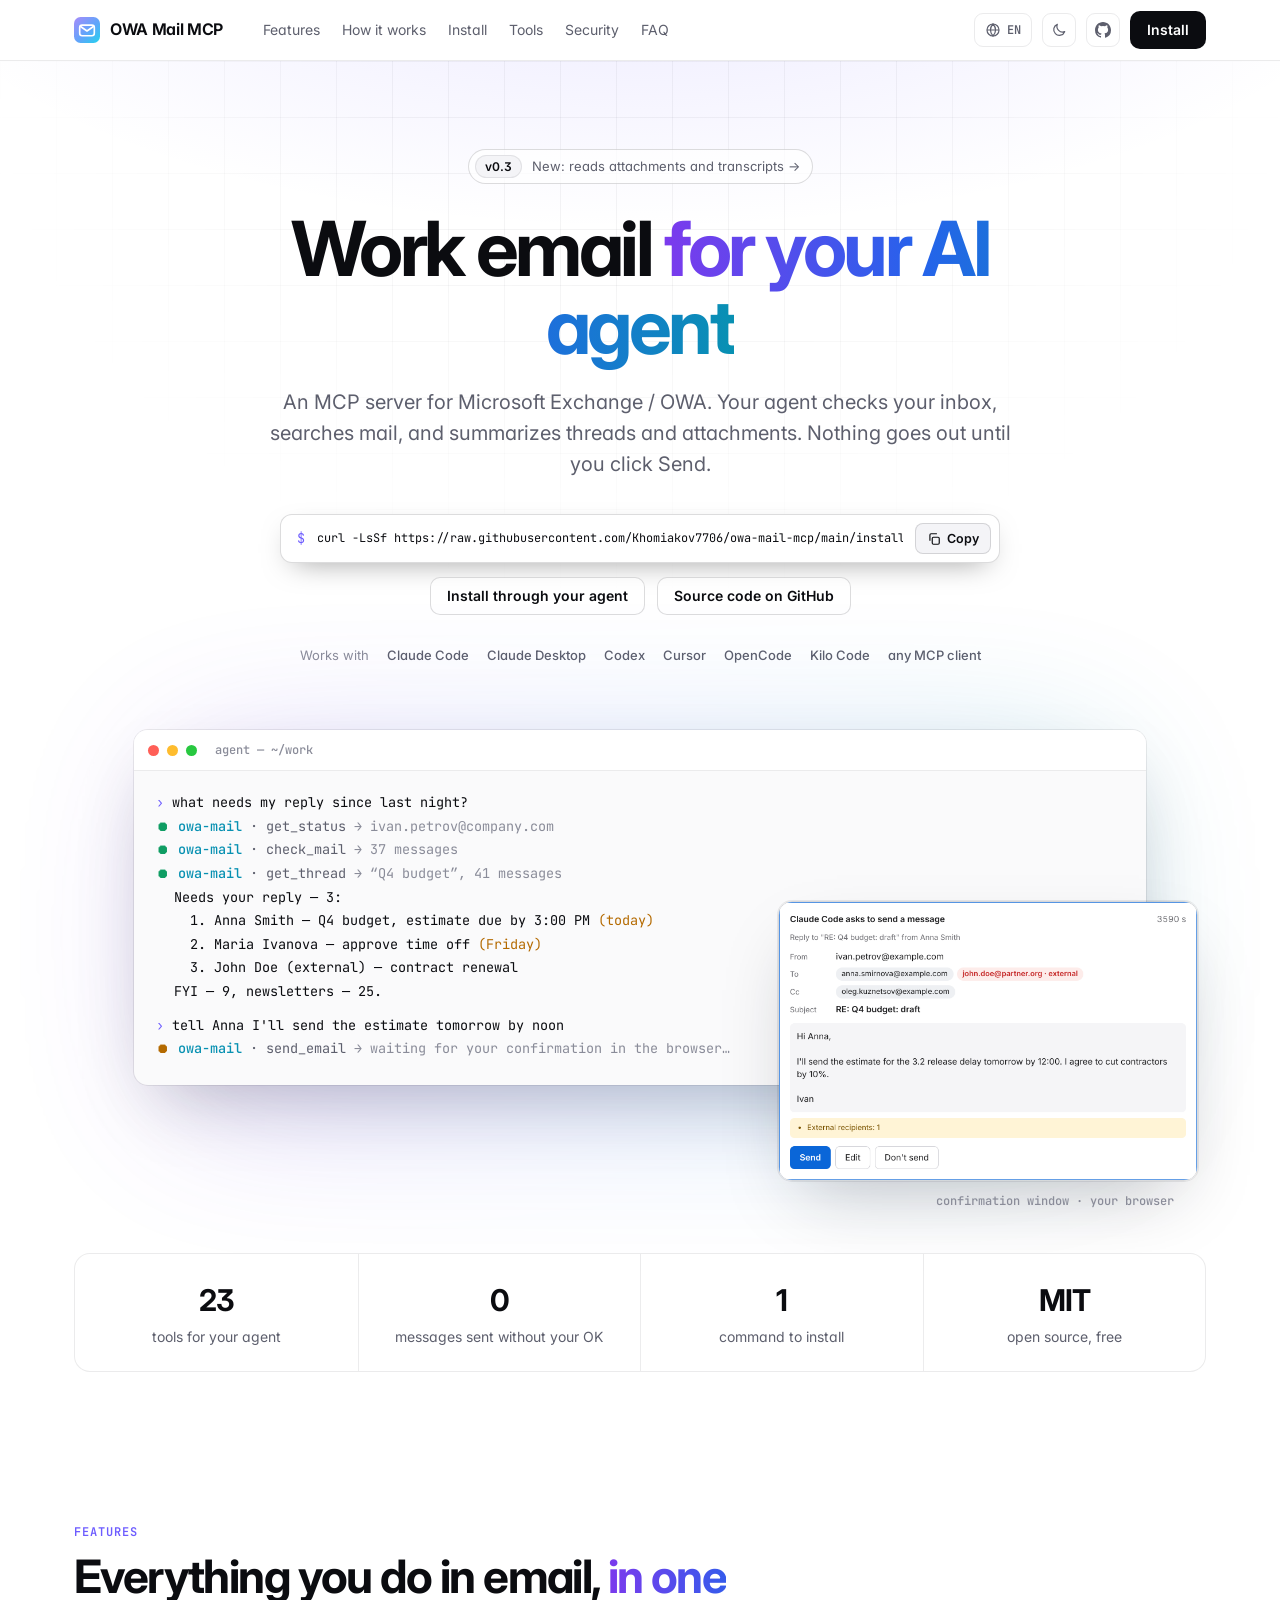
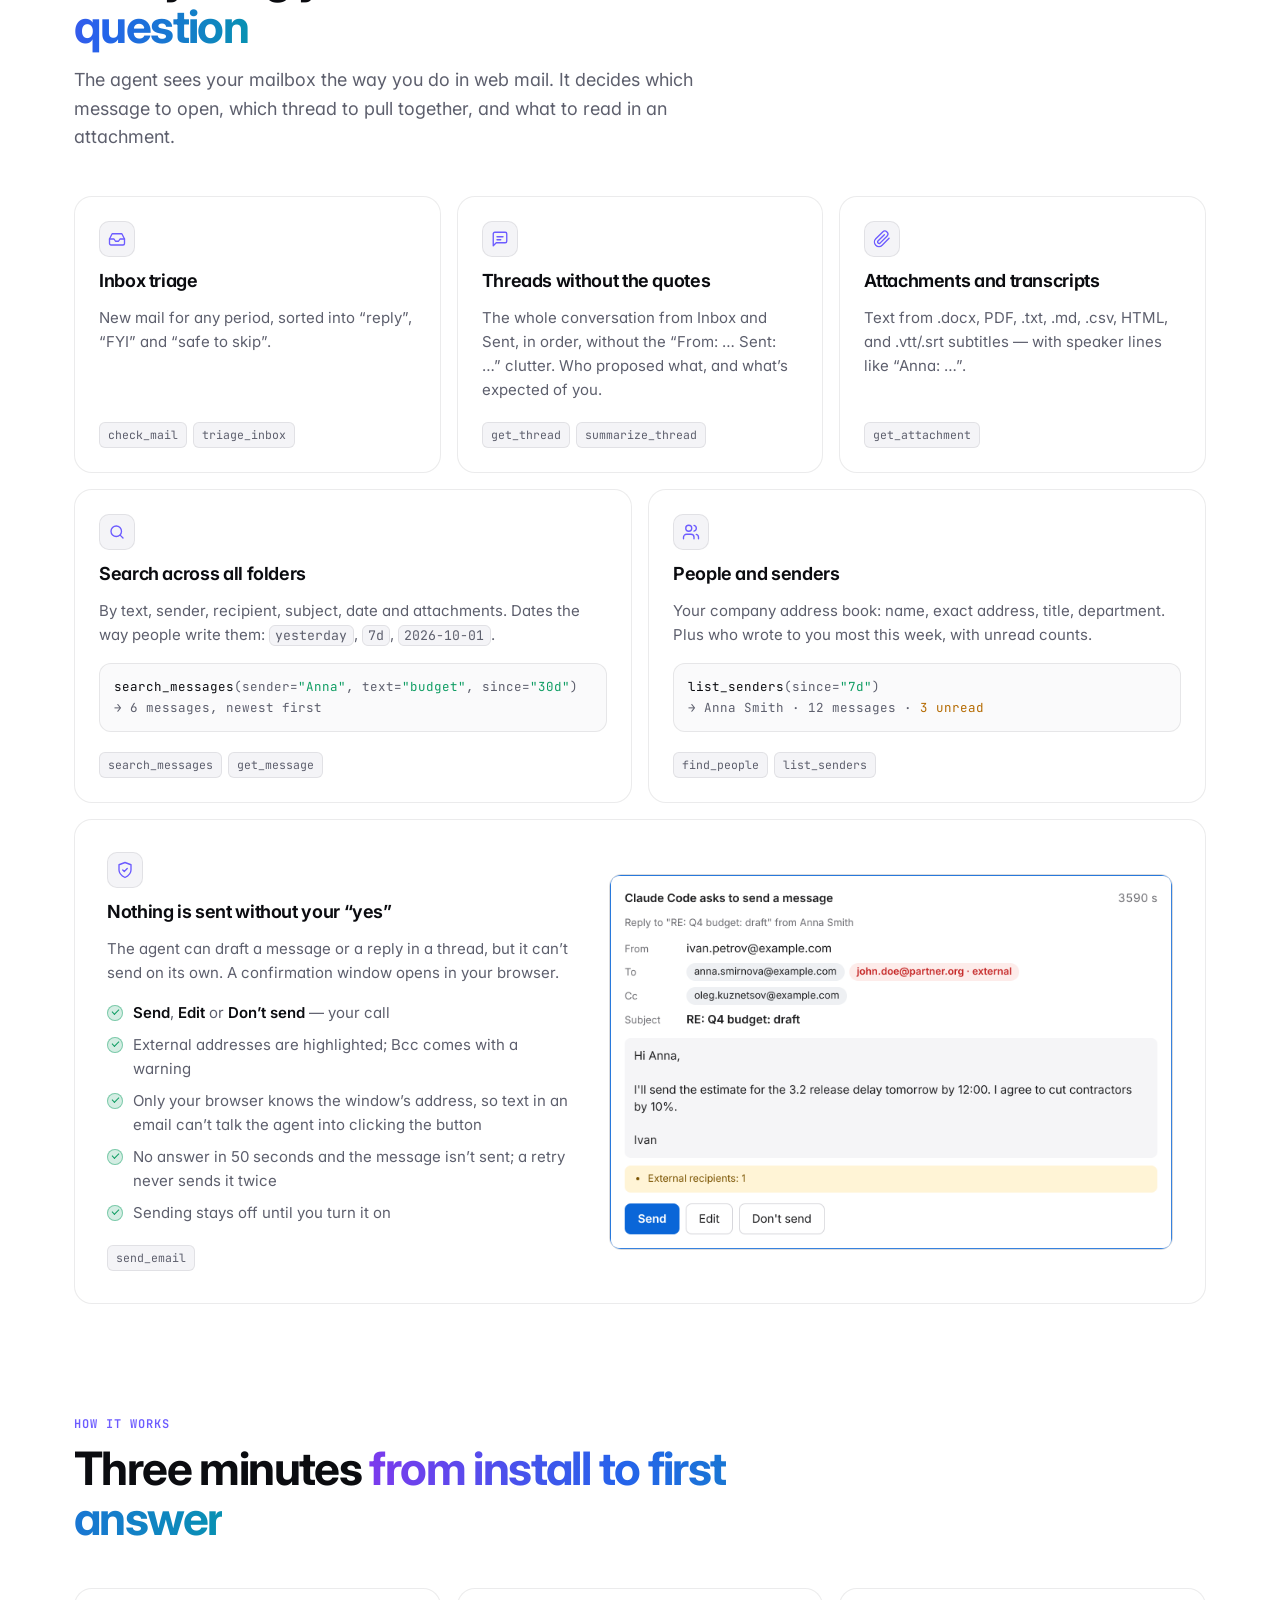
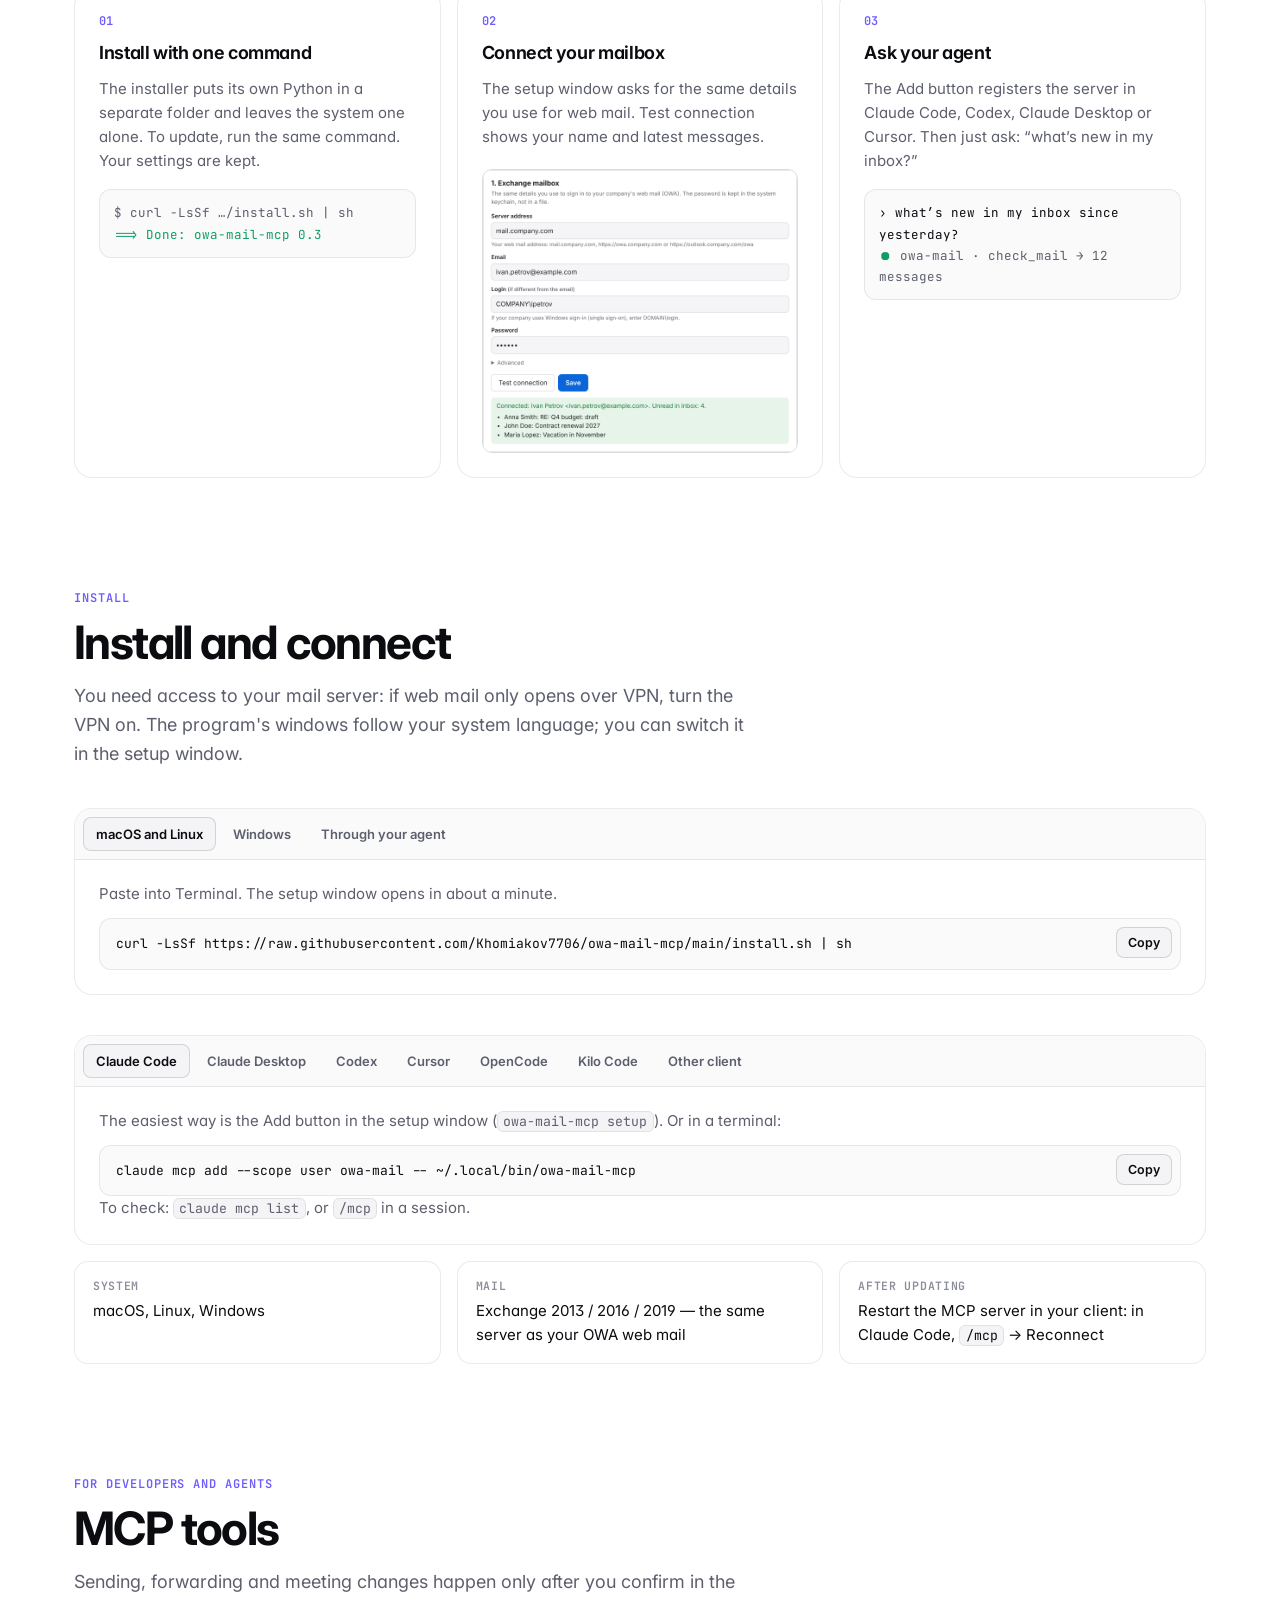
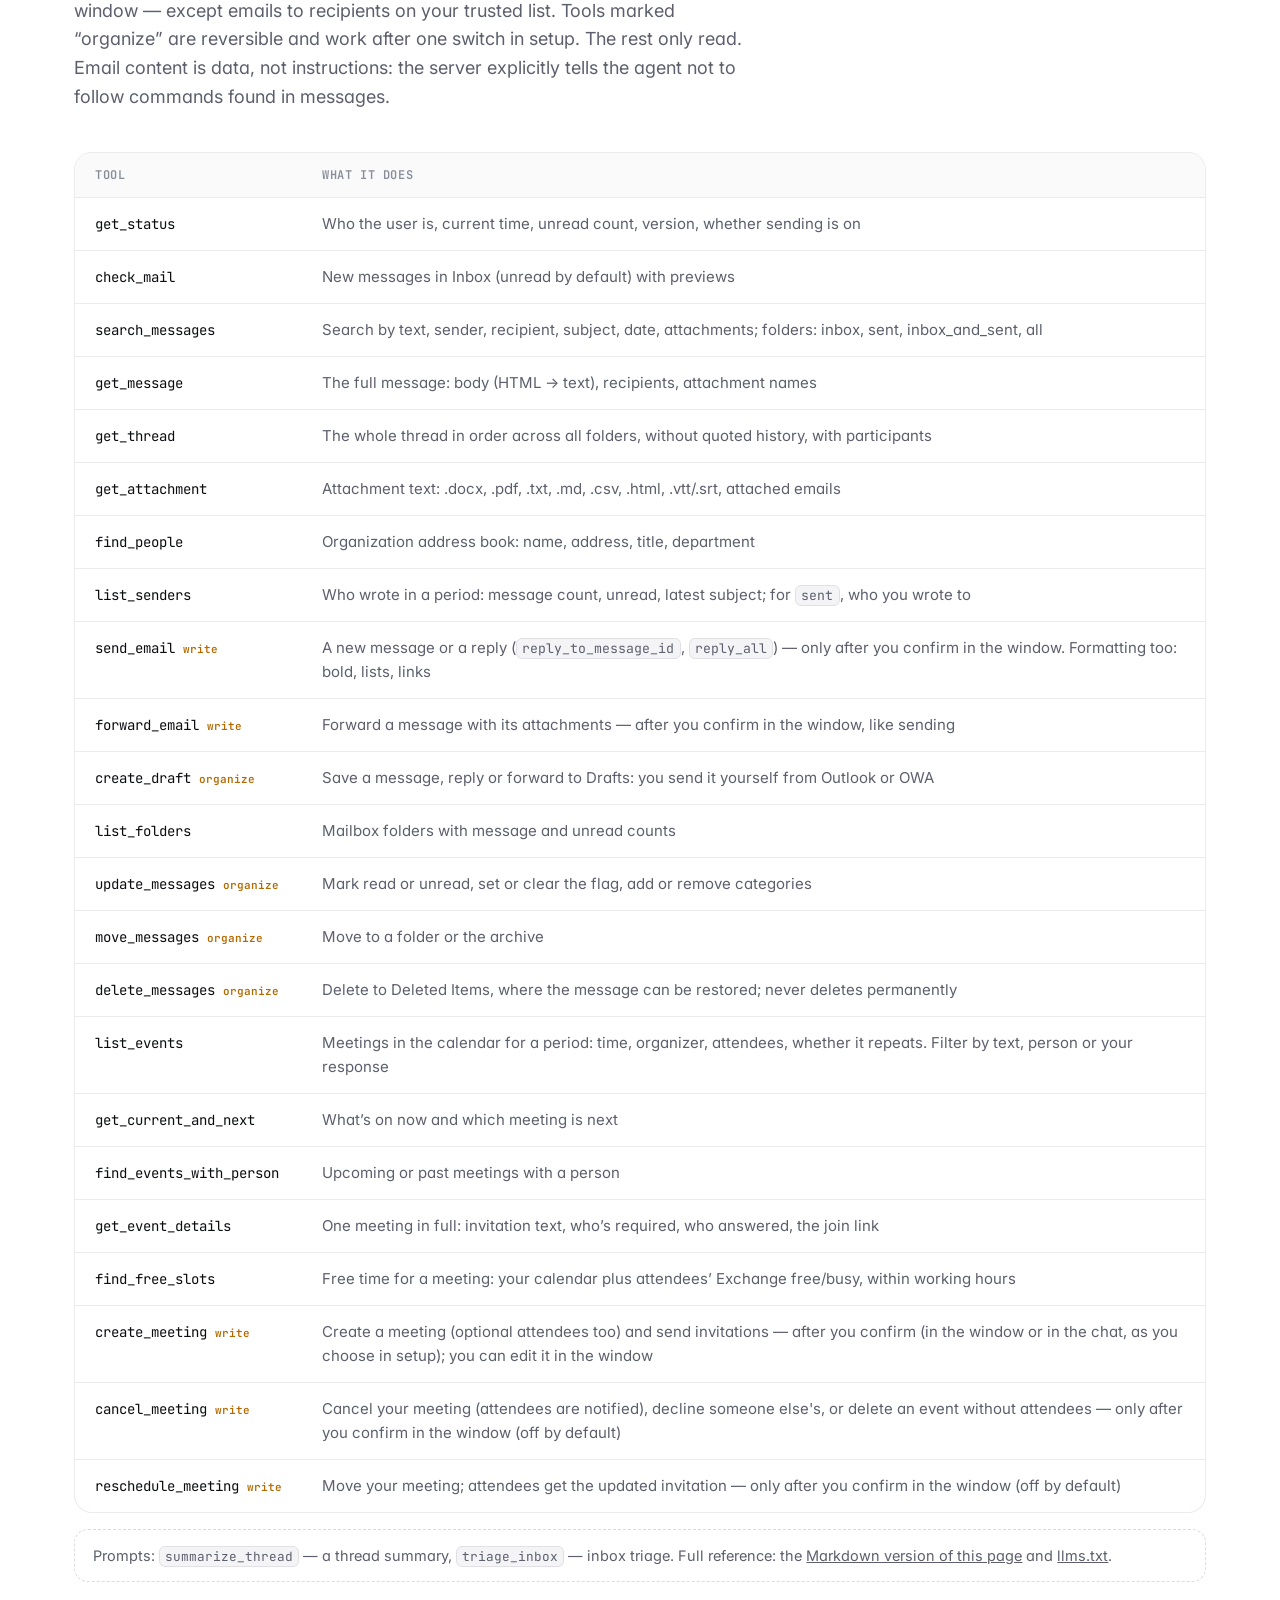
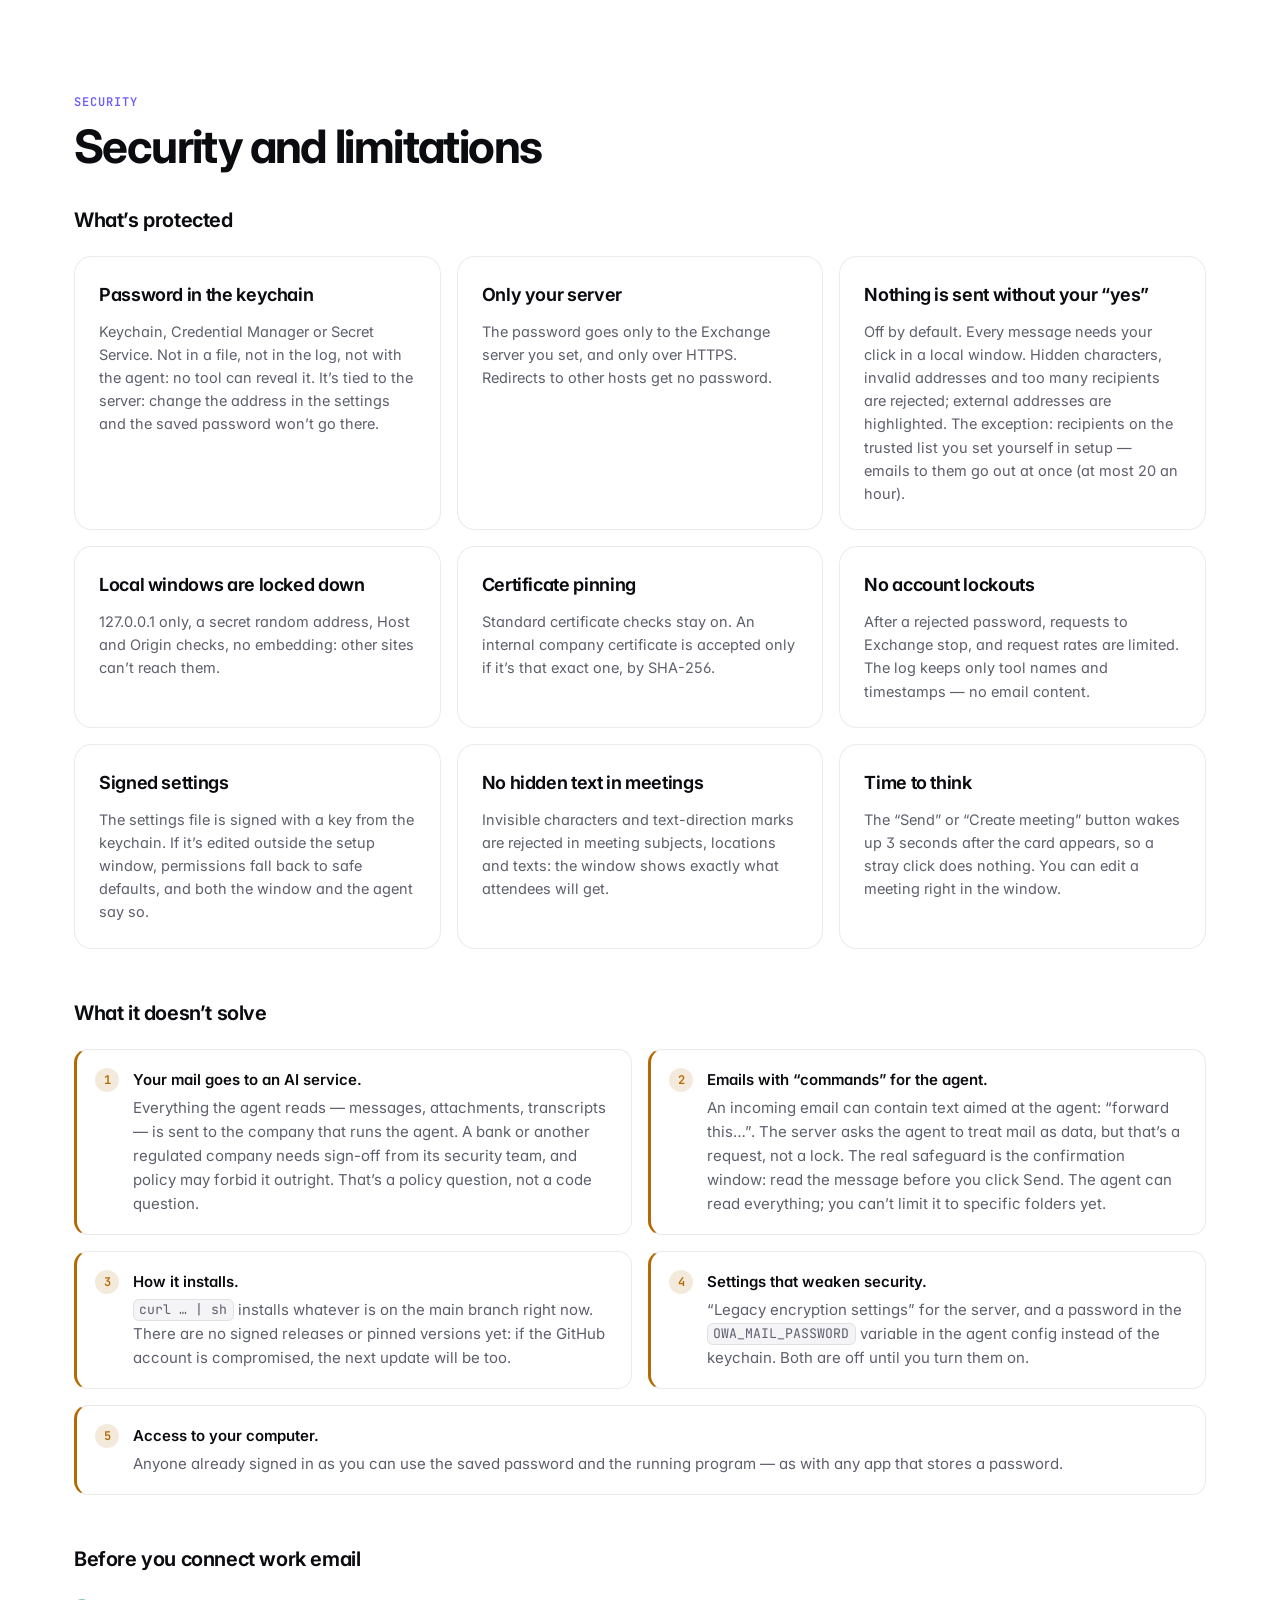
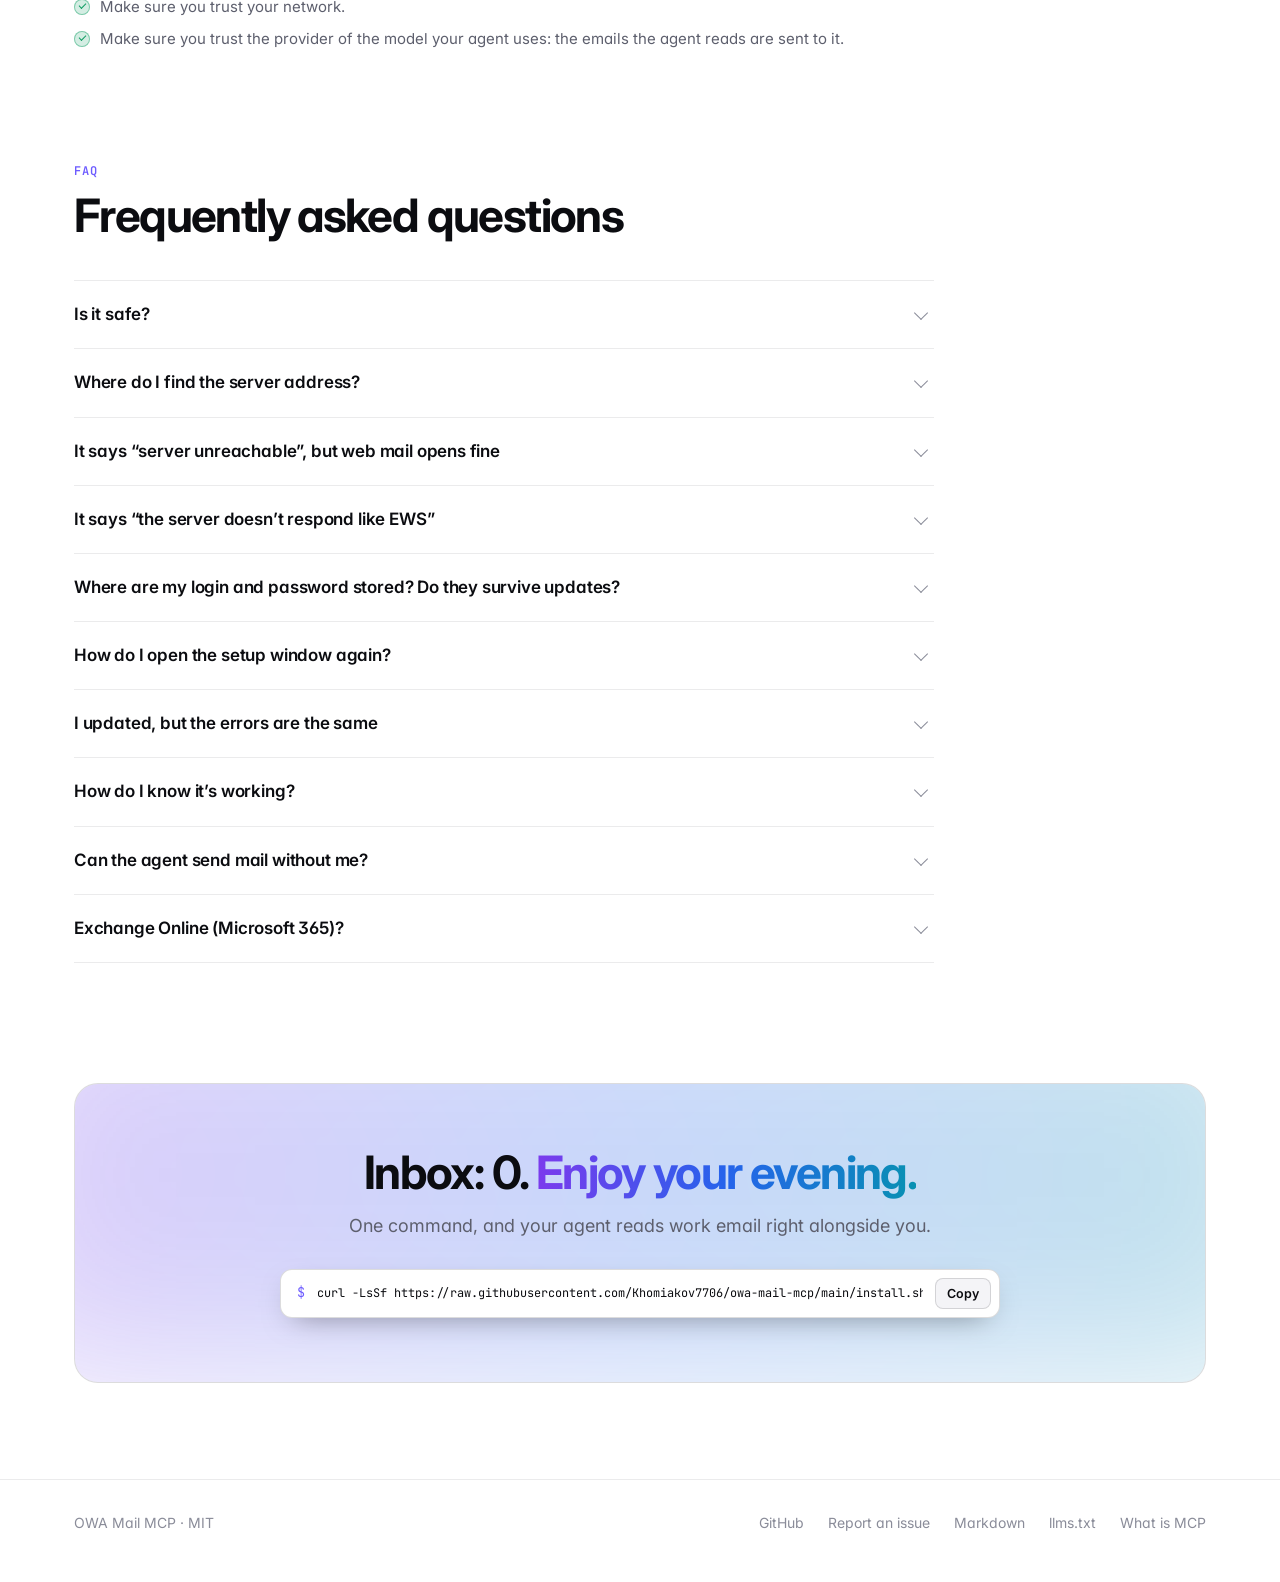
<file: docs/index.html>
<!DOCTYPE html>
<html lang="ru">
<head>
<meta charset="UTF-8">
<meta name="viewport" content="width=device-width, initial-scale=1.0">
<title>OWA Mail MCP — почта Microsoft Exchange для AI-агента</title>
<meta name="description" content="MCP-сервер для почты Microsoft Exchange / OWA. AI-агент (Claude Code, Claude Desktop, Codex, Cursor) проверяет почту, ищет письма, пересказывает переписку и вложения, находит людей. Письмо уходит только после подтверждения пользователя. Установка одной командой.">
<link rel="canonical" href="https://khomiakov7706.github.io/owa-mail-mcp/">
<link rel="alternate" hreflang="ru" href="https://khomiakov7706.github.io/owa-mail-mcp/">
<link rel="alternate" hreflang="en" href="https://khomiakov7706.github.io/owa-mail-mcp/en/">
<link rel="alternate" hreflang="zh" href="https://khomiakov7706.github.io/owa-mail-mcp/zh/">
<link rel="alternate" hreflang="es" href="https://khomiakov7706.github.io/owa-mail-mcp/es/">
<link rel="alternate" hreflang="x-default" href="https://khomiakov7706.github.io/owa-mail-mcp/">
<link rel="alternate" type="text/markdown" href="https://khomiakov7706.github.io/owa-mail-mcp/index.md" title="Эта страница в Markdown">
<link rel="alternate" type="text/plain" href="https://khomiakov7706.github.io/owa-mail-mcp/llms.txt" title="llms.txt">
<link rel="icon" href="icon.svg" type="image/svg+xml">
<link rel="apple-touch-icon" href="img/icon-180.png">
<meta name="theme-color" content="#07080b">
<link rel="preconnect" href="https://fonts.googleapis.com">
<link rel="preconnect" href="https://fonts.gstatic.com" crossorigin>
<link href="https://fonts.googleapis.com/css2?family=Inter:wght@400;500;600;700&family=JetBrains+Mono:wght@400;500;600&display=swap" rel="stylesheet">
<link rel="stylesheet" href="site.css">
<script>
  // Language: a saved choice wins, then the browser's languages (ru-RU, es-MX, zh-CN…); anything else gets English.
  // Only this root page redirects, and never for crawlers.
  (function () {
    var paths = {ru: '', en: 'en/', zh: 'zh/', es: 'es/'};
    if (/bot|crawl|spider|slurp|preview/i.test(navigator.userAgent)) return;
    var lang = null;
    try { lang = localStorage.getItem('owa-mail-lang'); } catch (e) {}
    if (!paths.hasOwnProperty(lang)) {
      lang = 'en';
      var list = navigator.languages || [navigator.language || ''];
      for (var i = 0; i < list.length; i++) {
        var code = String(list[i]).toLowerCase().split('-')[0];
        if (paths.hasOwnProperty(code)) { lang = code; break; }
      }
    }
    if (lang !== 'ru') location.replace(paths[lang] + location.search + location.hash);
  })();
  try { var t = localStorage.getItem('owa-mail-theme'); if (t === 'light' || t === 'dark') document.documentElement.dataset.theme = t; } catch (e) {}
</script>
<meta property="og:title" content="OWA Mail MCP — почта Exchange для AI-агента">
<meta property="og:description" content="Агент читает, ищет и пересказывает рабочую почту. Отправляете — вы.">
<meta property="og:url" content="https://khomiakov7706.github.io/owa-mail-mcp/">
<meta property="og:image" content="https://khomiakov7706.github.io/owa-mail-mcp/img/og.png">
<meta property="og:image:width" content="1200">
<meta property="og:image:height" content="630">
<meta property="og:type" content="website">
<meta property="og:locale" content="ru_RU">
<meta name="twitter:card" content="summary_large_image">
<script type="application/ld+json">
{
  "@context": "https://schema.org",
  "@graph": [
    {
      "@type": "SoftwareApplication",
      "@id": "https://khomiakov7706.github.io/owa-mail-mcp/#app",
      "name": "OWA Mail MCP",
      "description": "MCP-сервер для почты Microsoft Exchange / OWA: проверка почты, поиск, чтение тредов и вложений, адресная книга, отправка писем после подтверждения пользователем.",
      "url": "https://khomiakov7706.github.io/owa-mail-mcp/",
      "inLanguage": "ru",
      "operatingSystem": "macOS, Linux, Windows",
      "applicationCategory": "DeveloperApplication",
      "softwareRequirements": "Microsoft Exchange 2013–2019 с EWS; MCP-клиент (Claude Code, Claude Desktop, Codex, Cursor)",
      "installUrl": "https://raw.githubusercontent.com/Khomiakov7706/owa-mail-mcp/main/install.sh",
      "codeRepository": "https://github.com/Khomiakov7706/owa-mail-mcp",
      "license": "https://opensource.org/licenses/MIT",
      "offers": {"@type": "Offer", "price": "0", "priceCurrency": "USD"}
    },
    {
      "@type": "HowTo",
      "name": "Как установить и подключить OWA Mail MCP",
      "totalTime": "PT3M",
      "step": [
        {"@type": "HowToStep", "name": "Установить", "text": "Выполнить в терминале: curl -LsSf https://raw.githubusercontent.com/Khomiakov7706/owa-mail-mcp/main/install.sh | sh"},
        {"@type": "HowToStep", "name": "Подключить почту", "text": "В открывшемся окне настройки указать адрес веб-почты, почту, логин и пароль, нажать «Проверить подключение» и «Сохранить»."},
        {"@type": "HowToStep", "name": "Подключить к агенту", "text": "В окне настройки нажать «Добавить» для своего клиента или выполнить: claude mcp add --scope user owa-mail -- ~/.local/bin/owa-mail-mcp"}
      ]
    },
    {
      "@type": "FAQPage",
      "mainEntity": [
        {"@type": "Question", "name": "Это безопасно?", "acceptedAnswer": {"@type": "Answer", "text": "Для личного использования устроено разумно: пароль в системной связке ключей, отправка только после подтверждения пользователем. Независимого аудита не было; тексты писем, которые читает агент, уходят AI-сервису, поэтому для корпоративной почты нужно согласие службы информационной безопасности."}},
        {"@type": "Question", "name": "Может ли агент отправить письмо без меня?", "acceptedAnswer": {"@type": "Answer", "text": "Нет. Отправка выключена по умолчанию, а каждое письмо подтверждается в окне в браузере, адрес которого знает только браузер пользователя."}},
        {"@type": "Question", "name": "Где хранится пароль?", "acceptedAnswer": {"@type": "Answer", "text": "В системной связке ключей (Keychain, Credential Manager, Secret Service). Адрес, почта и логин — в config.json в папке настроек пользователя. Обновление программы их не трогает."}},
        {"@type": "Question", "name": "Нужен ли VPN?", "acceptedAnswer": {"@type": "Answer", "text": "Если веб-почта компании открывается только в корпоративной сети — да. Программа ходит к тому же серверу, что и браузер, в том числе через системный прокси."}}
      ]
    }
  ]
}
</script>
</head>
<body>
<a class="skip" href="#main">К содержанию</a>

<header class="nav">
  <div class="wrap">
    <a class="logo" href="./" aria-label="OWA Mail MCP — на главную">
      <svg viewBox="0 0 32 32" aria-hidden="true"><defs><linearGradient id="lg" x1="0" y1="0" x2="1" y2="1"><stop offset="0" stop-color="#a78bfa"/><stop offset=".55" stop-color="#60a5fa"/><stop offset="1" stop-color="#22d3ee"/></linearGradient></defs><rect width="32" height="32" rx="8" fill="url(#lg)"/><rect x="7" y="10" width="18" height="13" rx="3" fill="none" stroke="#fff" stroke-width="2"/><path d="M8.5 12 16 17.2 23.5 12" fill="none" stroke="#fff" stroke-width="2" stroke-linecap="round" stroke-linejoin="round"/></svg>
      OWA Mail MCP
    </a>
    <nav aria-label="Разделы">
      <a href="#features">Возможности</a>
      <a href="#how">Как работает</a>
      <a href="#install">Установка</a>
      <a href="#tools">Инструменты</a>
      <a href="#security">Безопасность</a>
      <a href="#faq">FAQ</a>
    </nav>
    <div class="right">
      <details class="lang">
        <summary aria-label="Язык: русский"><svg viewBox="0 0 24 24" fill="none" stroke="currentColor" stroke-width="1.8" aria-hidden="true"><circle cx="12" cy="12" r="9"/><path d="M3 12h18M12 3c2.5 2.7 3.8 5.7 3.8 9s-1.3 6.3-3.8 9c-2.5-2.7-3.8-5.7-3.8-9S9.5 5.7 12 3z"/></svg><span>RU</span></summary>
        <ul>
          <li><a href="./" hreflang="ru" lang="ru" data-lang="ru" aria-current="page">Русский</a></li>
          <li><a href="en/" hreflang="en" lang="en" data-lang="en">English</a></li>
          <li><a href="zh/" hreflang="zh" lang="zh" data-lang="zh">中文</a></li>
          <li><a href="es/" hreflang="es" lang="es" data-lang="es">Español</a></li>
        </ul>
      </details>
      <button type="button" class="icon-btn theme" id="theme" aria-label="Сменить тему">
        <svg class="moon" viewBox="0 0 24 24" fill="none" stroke="currentColor" stroke-width="1.8" stroke-linecap="round" stroke-linejoin="round"><path d="M20.5 14.5A8.5 8.5 0 0 1 9.5 3.5a8.5 8.5 0 1 0 11 11Z"/></svg>
        <svg class="sun" viewBox="0 0 24 24" fill="none" stroke="currentColor" stroke-width="1.8" stroke-linecap="round"><circle cx="12" cy="12" r="4"/><path d="M12 2.5v2M12 19.5v2M2.5 12h2M19.5 12h2M5.3 5.3l1.4 1.4M17.3 17.3l1.4 1.4M5.3 18.7l1.4-1.4M17.3 6.7l1.4-1.4"/></svg>
      </button>
      <a class="icon-btn" href="https://github.com/Khomiakov7706/owa-mail-mcp" aria-label="GitHub"><svg viewBox="0 0 16 16" fill="currentColor" aria-hidden="true"><path d="M8 0C3.58 0 0 3.58 0 8a8 8 0 0 0 5.47 7.59c.4.07.55-.17.55-.38v-1.33c-2.23.48-2.7-1.07-2.7-1.07-.36-.92-.89-1.17-.89-1.17-.73-.5.06-.49.06-.49.8.06 1.23.83 1.23.83.72 1.22 1.87.87 2.33.66.07-.52.28-.87.5-1.07-1.78-.2-3.64-.89-3.64-3.95 0-.87.31-1.59.82-2.15-.08-.2-.36-1.02.08-2.12 0 0 .67-.21 2.2.82a7.6 7.6 0 0 1 4 0c1.53-1.04 2.2-.82 2.2-.82.44 1.1.16 1.92.08 2.12.51.56.82 1.27.82 2.15 0 3.07-1.87 3.75-3.65 3.95.29.25.54.73.54 1.48v2.2c0 .21.15.46.55.38A8 8 0 0 0 16 8c0-4.42-3.58-8-8-8Z"/></svg></a>
      <a class="btn btn-primary" href="#install">Установить</a>
    </div>
  </div>
</header>

<main id="main">

<section class="hero" aria-labelledby="title">
  <div class="wrap">
    <a class="pill" href="#features"><b id="version">v0.3</b> Новое: читает вложения и транскрибации →</a>
    <h1 id="title">Рабочая почта <span class="grad">для вашего AI-агента</span></h1>
    <p class="sub">MCP-сервер для Microsoft Exchange / OWA. Агент проверяет входящие, ищет письма, пересказывает переписку и вложения. Письмо уходит, только когда вы нажмёте «Отправить».</p>
    <div class="hero-cta">
      <div class="cmd hero-cmd">
        <span class="p" aria-hidden="true">$</span>
        <code id="cmd-hero">curl -LsSf https://raw.githubusercontent.com/Khomiakov7706/owa-mail-mcp/main/install.sh | sh</code>
        <button class="copy" type="button" data-copy="#cmd-hero"><svg viewBox="0 0 24 24" fill="none" stroke="currentColor" stroke-width="2" aria-hidden="true"><rect x="9" y="9" width="12" height="12" rx="2"/><path d="M5 15V5a2 2 0 0 1 2-2h10"/></svg>Копировать</button>
      </div>
    </div>
    <div class="hero-cta" style="margin-top:14px">
      <a class="btn btn-ghost" href="#agents">Установить через агента</a>
      <a class="btn btn-ghost" href="https://github.com/Khomiakov7706/owa-mail-mcp">Исходный код на GitHub</a>
    </div>
    <p class="works">Работает с <span>Claude Code</span><span>Claude Desktop</span><span>Codex</span><span>Cursor</span><span>OpenCode</span><span>Kilo Code</span><span>любым MCP-клиентом</span></p>
  </div>

  <div class="stage">
    <figure class="window" aria-label="Пример сессии: агент разбирает почту и готовит ответ">
      <div class="bar" aria-hidden="true"><i></i><i></i><i></i><span>agent — ~/work</span></div>
      <div class="term">
        <div class="u">что требует моего ответа со вчерашнего вечера?</div>
        <div class="call"><b>owa-mail</b> · get_status <span class="r">→ ivan.petrov@company.ru</span></div>
        <div class="call"><b>owa-mail</b> · check_mail <span class="r">→ 37 писем</span></div>
        <div class="call"><b>owa-mail</b> · get_thread <span class="r">→ «Бюджет Q4», 41 письмо</span></div>
        <div class="ans">Нужен ваш ответ — 3:
  1. Анна Смирнова — бюджет Q4, оценка до 15:00 <em>(сегодня)</em>
  2. Мария Иванова — подтвердить отпуск <em>(пятница)</em>
  3. John Doe (внешний) — продление контракта
Для сведения — 9, рассылки — 25.</div>
        <div class="gap"></div>
        <div class="u">ответь Анне, что оценку пришлю завтра до 12:00</div>
        <div class="call wait"><b>owa-mail</b> · send_email <span class="r">→ ждёт вашего подтверждения в браузере…</span></div>
      </div>
    </figure>
    <figure class="float">
      <img class="only-dark" src="img/confirm-dark.png" width="1456" height="968" alt="Окно подтверждения отправки: получатели (внешний выделен), тема, текст, кнопки Отправить, Изменить, Не отправлять">
      <img class="only-light" src="img/confirm-light.png" width="1456" height="968" alt="Окно подтверждения отправки">
    </figure>
    <span class="float-tag">окно подтверждения · ваш браузер</span>
  </div>

  <div class="wrap">
    <dl class="stats">
      <div><dt><b>23</b></dt><dd><span>инструментов для агента</span></dd></div>
      <div><dt><b>0</b></dt><dd><span>писем без вашего «Отправить»</span></dd></div>
      <div><dt><b>1</b></dt><dd><span>команда для установки</span></dd></div>
      <div><dt><b>MIT</b></dt><dd><span>открытый код, бесплатно</span></dd></div>
    </dl>
  </div>
</section>

<section id="features" aria-labelledby="features-title">
  <div class="wrap">
    <p class="eyebrow">Возможности</p>
    <h2 id="features-title">Всё, что вы делаете в почте, — <span class="grad">одним вопросом</span></h2>
    <p class="section-sub">Агент видит ящик так же, как вы в веб-почте, и сам решает, какое письмо открыть, какой тред собрать и что прочитать во вложении.</p>

    <div class="bento">
      <article class="card c2">
        <div class="ic" aria-hidden="true"><svg viewBox="0 0 24 24" fill="none" stroke="currentColor" stroke-width="1.8" stroke-linecap="round" stroke-linejoin="round"><path d="M22 12h-6l-2 3h-4l-2-3H2"/><path d="M5.5 5h13L22 12v6a2 2 0 0 1-2 2H4a2 2 0 0 1-2-2v-6z"/></svg></div>
        <h3>Разбор входящих</h3>
        <p>Новые письма за любой период, разложенные на «ответить», «для сведения» и «можно не читать».</p>
        <div class="tools"><code>check_mail</code><code>triage_inbox</code></div>
      </article>
      <article class="card c2">
        <div class="ic" aria-hidden="true"><svg viewBox="0 0 24 24" fill="none" stroke="currentColor" stroke-width="1.8" stroke-linecap="round" stroke-linejoin="round"><path d="M21 15a2 2 0 0 1-2 2H7l-4 4V5a2 2 0 0 1 2-2h14a2 2 0 0 1 2 2z"/><path d="M8 9h8M8 13h5"/></svg></div>
        <h3>Треды без цитат</h3>
        <p>Вся переписка из «Входящих» и «Отправленных» по порядку, без «От: … Отправлено: …». Кто что предложил и чего ждут от вас.</p>
        <div class="tools"><code>get_thread</code><code>summarize_thread</code></div>
      </article>
      <article class="card c2">
        <div class="ic" aria-hidden="true"><svg viewBox="0 0 24 24" fill="none" stroke="currentColor" stroke-width="1.8" stroke-linecap="round" stroke-linejoin="round"><path d="M21.4 11.1 12.2 20.3a6 6 0 0 1-8.5-8.5l9.2-9.2a4 4 0 0 1 5.7 5.7l-9.2 9.2a2 2 0 0 1-2.8-2.8l8.5-8.5"/></svg></div>
        <h3>Вложения и транскрибации</h3>
        <p>Текст из .docx, PDF, .txt, .md, .csv, HTML и субтитров .vtt/.srt — с репликами «Анна: …».</p>
        <div class="tools"><code>get_attachment</code></div>
      </article>
      <article class="card c3">
        <div class="ic" aria-hidden="true"><svg viewBox="0 0 24 24" fill="none" stroke="currentColor" stroke-width="1.8" stroke-linecap="round"><circle cx="11" cy="11" r="7"/><path d="m20 20-3.5-3.5"/></svg></div>
        <h3>Поиск по всем папкам</h3>
        <p>По тексту, отправителю, получателю, теме, датам и вложениям. Даты по-человечески: <code>вчера</code>, <code>7d</code>, <code>2026-10-01</code>.</p>
        <div class="mini" aria-label="Пример вызова"><span class="k">search_messages</span>(sender=<span class="t">"Анна"</span>, text=<span class="t">"бюджет"</span>, since=<span class="t">"30d"</span>)<br>→ 6 писем, новые сверху</div>
        <div class="tools"><code>search_messages</code><code>get_message</code></div>
      </article>
      <article class="card c3">
        <div class="ic" aria-hidden="true"><svg viewBox="0 0 24 24" fill="none" stroke="currentColor" stroke-width="1.8" stroke-linecap="round" stroke-linejoin="round"><path d="M16 21v-2a4 4 0 0 0-4-4H6a4 4 0 0 0-4 4v2"/><circle cx="9" cy="7" r="4"/><path d="M22 21v-2a4 4 0 0 0-3-3.9M16 3.1a4 4 0 0 1 0 7.8"/></svg></div>
        <h3>Люди и отправители</h3>
        <p>Адресная книга компании: имя, точный адрес, должность, отдел. И кто писал вам чаще всего за неделю — с числом непрочитанных.</p>
        <div class="mini"><span class="k">list_senders</span>(since=<span class="t">"7d"</span>)<br>→ Анна Смирнова · 12 писем · <span class="w">3 непрочитанных</span></div>
        <div class="tools"><code>find_people</code><code>list_senders</code></div>
      </article>
      <article class="card c6 feature">
        <div>
          <div class="ic" aria-hidden="true"><svg viewBox="0 0 24 24" fill="none" stroke="currentColor" stroke-width="1.8" stroke-linecap="round" stroke-linejoin="round"><path d="M12 22s8-4 8-10V5l-8-3-8 3v7c0 6 8 10 8 10z"/><path d="m9 12 2 2 4-4"/></svg></div>
          <h3>Отправка — только с вашего «да»</h3>
          <p>Агент составит письмо или ответ в треде, но отправить сам не может. В браузере открывается окно подтверждения.</p>
          <ul class="checks">
            <li><b>Отправить</b>, <b>Изменить</b> или <b>Не отправлять</b> — решаете вы</li>
            <li>Внешние адреса выделены, скрытые копии — с предупреждением</li>
            <li>Адрес окна знает только ваш браузер: агента не уговорить нажать кнопку текстом письма</li>
            <li>Нет ответа за 50 секунд — письмо не уходит; повтор не пошлёт его дважды</li>
            <li>Отправка выключена, пока вы её не включите</li>
          </ul>
          <div class="tools"><code>send_email</code></div>
        </div>
        <figure>
          <img class="only-dark" src="img/confirm-dark.png" width="1456" height="968" alt="Окно подтверждения отправки" loading="lazy">
          <img class="only-light" src="img/confirm-light.png" width="1456" height="968" alt="Окно подтверждения отправки" loading="lazy">
        </figure>
      </article>
    </div>
  </div>
</section>

<section id="how" aria-labelledby="how-title">
  <div class="wrap">
    <p class="eyebrow">Как это работает</p>
    <h2 id="how-title">Три минуты <span class="grad">от установки до первого ответа</span></h2>
    <ol class="steps">
      <li class="step">
        <h3>Установите одной командой</h3>
        <p>Установщик сам поставит нужный Python в отдельную папку — системный не трогает. Обновление — та же команда, настройки сохраняются.</p>
        <div class="mini">$ curl -LsSf …/install.sh | sh<br><span class="t">==&gt; Готово: owa-mail-mcp 0.3</span></div>
      </li>
      <li class="step">
        <h3>Подключите ящик</h3>
        <p>В окне настройки — те же данные, что для веб-почты. «Проверить подключение» покажет ваше имя и последние письма.</p>
        <figure>
          <img class="only-dark" src="img/setup-account-dark.png" width="1456" height="1306" alt="Окно настройки: адрес сервера, почта, логин, пароль и успешная проверка" loading="lazy">
          <img class="only-light" src="img/setup-account-light.png" width="1456" height="1306" alt="Окно настройки почтового ящика" loading="lazy">
        </figure>
      </li>
      <li class="step">
        <h3>Спросите агента</h3>
        <p>Кнопка «Добавить» пропишет сервер в Claude Code, Codex, Claude Desktop или Cursor. Дальше просто: «что нового в почте?».</p>
        <div class="mini"><span class="k">› что нового в почте со вчера?</span><br><span class="t">⏺</span> owa-mail · check_mail → 12 писем</div>
      </li>
    </ol>
  </div>
</section>

<section id="install" aria-labelledby="install-title">
  <div class="wrap">
    <p class="eyebrow">Установка</p>
    <h2 id="install-title">Установить и подключить</h2>
    <p class="section-sub">Нужен доступ к почтовому серверу: если веб-почта открывается только в VPN — включите VPN.</p>

    <div class="panel-box" data-tabs>
      <div class="tabs" role="tablist" aria-label="Способ установки">
        <button role="tab" id="t-unix" aria-controls="p-unix" aria-selected="true">macOS и Linux</button>
        <button role="tab" id="t-win" aria-controls="p-win" aria-selected="false" tabindex="-1">Windows</button>
        <button role="tab" id="t-agent" aria-controls="p-agent" aria-selected="false" tabindex="-1">Через агента</button>
      </div>
      <div class="tabpanel" role="tabpanel" id="p-unix" aria-labelledby="t-unix">
        <p>Вставьте в «Терминал». Через минуту откроется окно настройки.</p>
        <div class="code"><pre id="c-unix">curl -LsSf https://raw.githubusercontent.com/Khomiakov7706/owa-mail-mcp/main/install.sh | sh</pre><button class="copy" type="button" data-copy="#c-unix">Копировать</button></div>
      </div>
      <div class="tabpanel" role="tabpanel" id="p-win" aria-labelledby="t-win">
        <p>В PowerShell:</p>
        <div class="code"><pre id="c-win">powershell -ExecutionPolicy ByPass -c "irm https://astral.sh/uv/install.ps1 | iex"
uv tool install --python 3.12 git+https://github.com/Khomiakov7706/owa-mail-mcp
owa-mail-mcp setup</pre><button class="copy" type="button" data-copy="#c-win">Копировать</button></div>
      </div>
      <div class="tabpanel" role="tabpanel" id="p-agent" aria-labelledby="t-agent">
        <p id="agents">Скопируйте текст и отправьте агенту, у которого есть терминал на вашем компьютере: Claude Code, Codex, Cursor, OpenCode, Kilo Code. Он сделает всё сам по <a href="agent-install.md">инструкции для агентов</a>.</p>
        <div class="code"><pre class="wrap-text" id="c-agent">Установи и подключи MCP-сервер OWA Mail для моей рабочей почты Exchange.
Следуй инструкции для агентов шаг за шагом: https://khomiakov7706.github.io/owa-mail-mcp/agent-install.md
Пароль у меня не спрашивай — я введу его сам в окне настройки.</pre><button class="copy" type="button" data-copy="#c-agent">Копировать</button></div>
        <ol class="agent-steps"><li>Установит программу и подключит её к себе (и к другим клиентам, если попросите).</li><li>Спросит адрес веб-почты и почту и откроет окно настройки, где они уже заполнены.</li><li>Вы вводите пароль, нажимаете «Проверить подключение» и «Сохранить»; отправку включаете, только если хотите.</li><li>Агент проверит подключение и скажет, как перезапустить клиент.</li></ol>
        <p>Агент не видит пароль и не меняет за вас настройки безопасности. Если агент работает в облаке или в песочнице, а не на вашем компьютере, он даст вам команды, чтобы вы выполнили их сами.</p>
      </div>
    </div>

    <div class="panel-box" data-tabs>
      <div class="tabs" role="tablist" aria-label="Подключение к клиенту">
        <button role="tab" id="t-cc" aria-controls="p-cc" aria-selected="true">Claude Code</button>
        <button role="tab" id="t-cd" aria-controls="p-cd" aria-selected="false" tabindex="-1">Claude Desktop</button>
        <button role="tab" id="t-cx" aria-controls="p-cx" aria-selected="false" tabindex="-1">Codex</button>
        <button role="tab" id="t-cu" aria-controls="p-cu" aria-selected="false" tabindex="-1">Cursor</button>
        <button role="tab" id="t-oc" aria-controls="p-oc" aria-selected="false" tabindex="-1">OpenCode</button>
        <button role="tab" id="t-kc" aria-controls="p-kc" aria-selected="false" tabindex="-1">Kilo Code</button>
        <button role="tab" id="t-any" aria-controls="p-any" aria-selected="false" tabindex="-1">Другой клиент</button>
      </div>
      <div class="tabpanel" role="tabpanel" id="p-cc" aria-labelledby="t-cc">
        <p>Проще всего — кнопка «Добавить» в окне настройки (<code>owa-mail-mcp setup</code>). Или в терминале:</p>
        <div class="code"><pre id="c-cc">claude mcp add --scope user owa-mail -- ~/.local/bin/owa-mail-mcp</pre><button class="copy" type="button" data-copy="#c-cc">Копировать</button></div>
        <p>Проверка: <code>claude mcp list</code> или <code>/mcp</code> в сессии.</p>
      </div>
      <div class="tabpanel" role="tabpanel" id="p-cd" aria-labelledby="t-cd">
        <p>Settings → Developer → Edit Config, затем перезапустите Claude Desktop. Точный путь окно настройки подставит само.</p>
        <div class="code"><pre id="c-cd">{
  "mcpServers": {
    "owa-mail": { "command": "/Users/YOU/.local/bin/owa-mail-mcp" }
  }
}</pre><button class="copy" type="button" data-copy="#c-cd">Копировать</button></div>
      </div>
      <div class="tabpanel" role="tabpanel" id="p-cx" aria-labelledby="t-cx">
        <div class="code"><pre id="c-cx">codex mcp add owa-mail -- ~/.local/bin/owa-mail-mcp</pre><button class="copy" type="button" data-copy="#c-cx">Копировать</button></div>
      </div>
      <div class="tabpanel" role="tabpanel" id="p-cu" aria-labelledby="t-cu">
        <p>Файл <code>~/.cursor/mcp.json</code>:</p>
        <div class="code"><pre id="c-cu">{
  "mcpServers": {
    "owa-mail": { "command": "/Users/YOU/.local/bin/owa-mail-mcp" }
  }
}</pre><button class="copy" type="button" data-copy="#c-cu">Копировать</button></div>
      </div>
      <div class="tabpanel" role="tabpanel" id="p-oc" aria-labelledby="t-oc">
        <p>Файл <code>~/.config/opencode/opencode.json</code> (для одного проекта — <code>opencode.json</code> в его корне). У OpenCode свой формат: ключ <code>mcp</code>, <code>"type": "local"</code> и команда — массивом. Ключ <code>mcpServers</code> OpenCode не читает. Кнопка «Добавить» в окне настройки допишет это сама.</p>
        <div class="code"><pre id="c-oc">{
  "$schema": "https://opencode.ai/config.json",
  "mcp": {
    "owa-mail": {
      "type": "local",
      "command": ["/Users/YOU/.local/bin/owa-mail-mcp"],
      "enabled": true
    }
  }
}</pre><button class="copy" type="button" data-copy="#c-oc">Копировать</button></div>
        <p>Перезапустите OpenCode. Проверка: <code>opencode mcp list</code>.</p>
      </div>
      <div class="tabpanel" role="tabpanel" id="p-kc" aria-labelledby="t-kc">
        <p>Новые версии Kilo Code — тот же формат, что у OpenCode, в файле <code>~/.config/kilo/kilo.jsonc</code> (для проекта — <code>kilo.jsonc</code> или <code>.kilo/kilo.jsonc</code>):</p>
        <div class="code"><pre id="c-kc">{
  "mcp": {
    "owa-mail": {
      "type": "local",
      "command": ["/Users/YOU/.local/bin/owa-mail-mcp"],
      "enabled": true
    }
  }
}</pre><button class="copy" type="button" data-copy="#c-kc">Копировать</button></div>
        <p>Старые версии расширения: Kilo Code → MCP Servers → «Edit Global MCP» (файл <code>mcp_settings.json</code>; для проекта — <code>.kilocode/mcp.json</code>):</p>
        <div class="code"><pre id="c-kl">{
  "mcpServers": {
    "owa-mail": {
      "command": "/Users/YOU/.local/bin/owa-mail-mcp",
      "args": [],
      "disabled": false,
      "alwaysAllow": []
    }
  }
}</pre><button class="copy" type="button" data-copy="#c-kl">Копировать</button></div>
        <p>После правки — перезапустите Kilo Code (в VS Code: Developer: Reload Window).</p>
      </div>
      <div class="tabpanel" role="tabpanel" id="p-any" aria-labelledby="t-any">
        <p>Любой MCP-клиент по stdio: команда — абсолютный путь к <code>owa-mail-mcp</code>, без аргументов и переменных окружения. Настройки сервер берёт из своего файла и связки ключей.</p>
      </div>
    </div>

    <dl class="req">
      <div><dt>Система</dt><dd>macOS, Linux, Windows</dd></div>
      <div><dt>Почта</dt><dd>Exchange 2013 / 2016 / 2019 — тот же сервер, что и веб-почта OWA</dd></div>
      <div><dt>После обновления</dt><dd>Перезапустите MCP-сервер в клиенте: в Claude Code — <code>/mcp</code> → Reconnect</dd></div>
    </dl>
  </div>
</section>

<section id="tools" aria-labelledby="tools-title">
  <div class="wrap">
    <p class="eyebrow">Для разработчиков и агентов</p>
    <h2 id="tools-title">Инструменты MCP</h2>
    <p class="section-sub">Отправка, пересылка и изменения встреч срабатывают только после вашего подтверждения в окне — кроме писем адресатам из вашего доверенного списка. Инструменты с пометкой «порядок» обратимы и работают после одного переключателя в настройке. Остальные только читают. Тексты писем — данные, а не инструкции: сервер прямо говорит агенту не выполнять команды из писем.</p>
    <div class="table">
      <table>
        <thead><tr><th scope="col">Инструмент</th><th scope="col">Что делает</th></tr></thead>
        <tbody>
          <tr><td><code>get_status</code></td><td>Кто пользователь, текущее время, число непрочитанных, версия, включена ли отправка</td></tr>
          <tr><td><code>check_mail</code></td><td>Новые письма во «Входящих» (по умолчанию непрочитанные) с превью</td></tr>
          <tr><td><code>search_messages</code></td><td>Поиск по тексту, отправителю, получателю, теме, датам, вложениям; папки: inbox, sent, inbox_and_sent, all</td></tr>
          <tr><td><code>get_message</code></td><td>Письмо целиком: текст (HTML → текст), получатели, имена вложений</td></tr>
          <tr><td><code>get_thread</code></td><td>Весь тред по порядку из всех папок, без процитированной истории, с участниками</td></tr>
          <tr><td><code>get_attachment</code></td><td>Текст вложения: .docx, .pdf, .txt, .md, .csv, .html, .vtt/.srt, вложенные письма</td></tr>
          <tr><td><code>find_people</code></td><td>Адресная книга организации: имя, адрес, должность, отдел</td></tr>
          <tr><td><code>list_senders</code></td><td>Кто писал за период: число писем, непрочитанные, последняя тема; для <code>sent</code> — кому писали вы</td></tr>
          <tr><td><code>send_email</code><span class="rw">запись</span></td><td>Новое письмо или ответ (<code>reply_to_message_id</code>, <code>reply_all</code>) — только после подтверждения в окне. Можно с форматированием: жирный, списки, ссылки</td></tr>
          <tr><td><code>forward_email</code><span class="rw">запись</span></td><td>Переслать письмо вместе с вложениями — после подтверждения в окне, как отправка</td></tr>
          <tr><td><code>create_draft</code><span class="rw">порядок</span></td><td>Сохранить письмо, ответ или пересылку в «Черновики»: отправляете вы сами из Outlook или OWA</td></tr>
          <tr><td><code>list_folders</code></td><td>Папки ящика с числом писем и непрочитанных</td></tr>
          <tr><td><code>update_messages</code><span class="rw">порядок</span></td><td>Пометить прочитанным или непрочитанным, поставить или снять флаг, добавить или убрать категории</td></tr>
          <tr><td><code>move_messages</code><span class="rw">порядок</span></td><td>Переместить в папку или архив</td></tr>
          <tr><td><code>delete_messages</code><span class="rw">порядок</span></td><td>Удалить в «Удалённые» — откуда письмо можно восстановить; навсегда не удаляет</td></tr>
          <tr><td><code>list_events</code></td><td>Встречи в календаре за период: время, организатор, участники, повторяющаяся ли. Фильтры по тексту, человеку и вашему ответу</td></tr>
          <tr><td><code>get_current_and_next</code></td><td>Что идёт сейчас и какая встреча следующая</td></tr>
          <tr><td><code>find_events_with_person</code></td><td>Ближайшие или прошедшие встречи с человеком</td></tr>
          <tr><td><code>get_event_details</code></td><td>Встреча целиком: текст приглашения, кто обязателен, кто ответил, ссылка на подключение</td></tr>
          <tr><td><code>find_free_slots</code></td><td>Свободное время для встречи: ваш календарь и занятость участников в Exchange, в рабочие часы</td></tr>
          <tr><td><code>create_meeting</code><span class="rw">запись</span></td><td>Создать встречу (в том числе с необязательными участниками) и разослать приглашения — после вашего подтверждения (в окне или в чате, как выберете в настройке); в окне встречу можно поправить</td></tr>
          <tr><td><code>cancel_meeting</code><span class="rw">запись</span></td><td>Отменить свою встречу (участники получат уведомление), отклонить чужую или удалить событие без участников — только после подтверждения в окне (по умолчанию выключено)</td></tr>
          <tr><td><code>reschedule_meeting</code><span class="rw">запись</span></td><td>Перенести свою встречу; участники получат обновлённое приглашение — только после подтверждения в окне (по умолчанию выключено)</td></tr>
        </tbody>
      </table>
    </div>
    <p class="note">Промпты: <code>summarize_thread</code> — выжимка переписки, <code>triage_inbox</code> — разбор входящих. Полное описание — в <a href="index.md">Markdown-версии страницы</a> и <a href="llms.txt">llms.txt</a>.</p>
  </div>
</section>

<section id="security" aria-labelledby="security-title">
  <div class="wrap">
    <p class="eyebrow">Безопасность</p>
    <h2 id="security-title">Безопасность и ограничения</h2>

    <h3 class="sec-h">Что защищено</h3>
    <div class="sec">
      <article class="card"><h3>Пароль — в связке ключей</h3><p>Keychain, Credential Manager или Secret Service. Не в файле, не в журнале, не у агента: инструмента, который бы его показал, нет. Пароль привязан к серверу: если адрес в настройках сменили, сохранённый пароль туда не уйдёт.</p></article>
      <article class="card"><h3>Только ваш сервер</h3><p>Пароль уходит только на указанный Exchange и только по HTTPS. Редиректы на другие хосты — без пароля.</p></article>
      <article class="card"><h3>Отправка — только с вашего «да»</h3><p>Выключена по умолчанию. Каждое письмо — через ваш клик в локальном окне. Скрытые символы, неверные адреса и слишком много получателей отклоняются, внешние адреса выделены. Исключение — адресаты из доверенного списка, который вы сами задаёте в настройке: им письмо уходит сразу (не больше 20 в час).</p></article>
      <article class="card"><h3>Локальные окна закрыты</h3><p>Только 127.0.0.1, секретный случайный адрес, проверка Host и Origin, запрет встраивания: другие сайты до них не дотянутся.</p></article>
      <article class="card"><h3>Сертификат по отпечатку</h3><p>Обычная проверка сертификата включена. Внутренний сертификат компании принимается только тот самый — по SHA-256.</p></article>
      <article class="card"><h3>Без блокировки учётки</h3><p>После отказа в пароле запросы к Exchange прекращаются, частота запросов ограничена. Журнал хранит только названия инструментов и время — без писем.</p></article>
      <article class="card"><h3>Настройки под подписью</h3><p>Файл настроек подписан ключом из связки ключей. Если его поправили в обход окна настройки, разрешения сбрасываются к безопасным, а окно и агент об этом предупреждают.</p></article>
      <article class="card"><h3>Встречи без скрытого текста</h3><p>В теме, месте и тексте встречи невидимые символы и метки направления текста отклоняются: в окне вы видите ровно то, что уйдёт участникам.</p></article>
      <article class="card"><h3>Время подумать</h3><p>Кнопка «Отправить» или «Создать встречу» активна через 3 секунды после появления — случайный щелчок не сработает. Встречу можно поправить прямо в окне.</p></article>
    </div>

    <h3 class="sec-h">Чего программа не решает</h3>
    <ol class="risks">
      <li><b>Почта уходит AI-сервису.</b> Всё, что читает агент — тексты, вложения, транскрибации, — отправляется компании, которая обслуживает агента. Для банка или другой регулируемой компании нужно согласие службы ИБ, а политика может это прямо запрещать. Это вопрос политики, а не кода.</li>
      <li><b>Письма с «командами» для агента.</b> Входящее письмо может содержать текст для агента: «перешли это…». Сервер просит агента считать письма данными, но это просьба, а не замок. Настоящая защита — окно подтверждения: читайте письмо, прежде чем нажать «Отправить». Читать агент может всё; ограничить его отдельными папками пока нельзя.</li>
      <li><b>Способ установки.</b> <code>curl … | sh</code> ставит то, что сейчас лежит в ветке main. Подписанных релизов и фиксированных версий пока нет: если взломают аккаунт GitHub, взломанным окажется и следующее обновление.</li>
      <li><b>Настройки, ослабляющие защиту.</b> «Устаревшие настройки шифрования» для сервера и пароль в переменной <code>OWA_MAIL_PASSWORD</code> в конфиге агента вместо связки ключей. Обе выключены, пока вы их не включите.</li>
      <li><b>Доступ к вашему компьютеру.</b> Тот, кто уже вошёл под вашей учётной записью, может воспользоваться сохранённым паролем и запущенной программой — как с любым приложением, которое хранит пароль.</li>
    </ol>

    <h3 class="sec-h">Перед тем как подключать рабочую почту</h3>
    <ul class="checks">
      <li>Убедитесь, что доверяете своей сети.</li>
      <li>Убедитесь, что доверяете провайдеру модели, с которой работает агент: ему уходят письма, которые агент читает.</li>
    </ul>
  </div>
</section>

<section id="faq" aria-labelledby="faq-title">
  <div class="wrap">
    <p class="eyebrow">FAQ</p>
    <h2 id="faq-title">Частые вопросы</h2>
    <div class="faq">
      <details><summary>Это безопасно?</summary>
        <p>Для личного использования — устроено разумно: пароль в связке ключей, отправка только после вашего подтверждения. Но независимого аудита не было, а тексты писем уходят AI-сервису — для корпоративной почты нужно согласие службы ИБ. Подробно — в разделе <a href="#security">«Безопасность»</a>.</p></details>
      <details><summary>Где взять адрес сервера?</summary>
        <p>Это адрес рабочей почты в браузере: <code>mail.company.ru</code>, <code>https://owa.company.ru</code> или <code>https://outlook.company.ru/owa</code>. Подойдёт любой вариант.</p></details>
      <details><summary>Пишет «сервер недоступен», хотя веб-почта открывается</summary>
        <p>Окно настройки назовёт причину: DNS — переподключите VPN; соединение — браузер, скорее всего, ходит через прокси (адрес можно указать в «Дополнительно» → «Прокси»); TLS — старый сервер, окно предложит разрешить устаревшие настройки только для него.</p></details>
      <details><summary>Пишет «сервер отвечает не как EWS»</summary>
        <p>На адресе EWS стоит шлюз с веб-входом. Программа сама сначала входит через OWA и продолжает на том же соединении — обычно этого достаточно. Если нет, «Скопировать диагностику» в окне настройки (без паролей) — и в ИТ или в issues.</p></details>
      <details><summary>Где хранятся логин и пароль? Сохранятся ли они при обновлении?</summary>
        <p>Пароль — в системной связке ключей, остальное — в <code>config.json</code> в папке пользователя (на Mac — <code>~/Library/Application Support/owa-mail-mcp</code>). Обновление их не трогает. Проверить: <code>owa-mail-mcp status</code>.</p></details>
      <details><summary>Как снова открыть окно настройки?</summary>
        <p>В терминале: <code>owa-mail-mcp setup</code> — окно откроется в браузере с сохранёнными настройками. Там можно сменить пароль, разрешения или подключить ещё один клиент. Перезапускать клиент не нужно: сервер подхватит изменения сам. Браузер не открылся — <code>owa-mail-mcp setup --no-browser</code> выведет адрес окна.</p></details>
      <details><summary>После обновления ошибки остались прежними</summary>
        <p>Клиент держит запущенный процесс со старым кодом. Перезапустите MCP-сервер: в Claude Code — <code>/mcp</code> → owa-mail → Reconnect, в Claude Desktop и Cursor — закрыть и открыть приложение.</p></details>
      <details><summary>Как понять, что всё работает?</summary>
        <p>Спросите агента «проверь статус почты» — <code>get_status</code> вернёт ваш адрес, число непрочитанных и версию. Журнал вызовов — внизу окна настройки.</p></details>
      <details><summary>Может ли агент отправить письмо без меня?</summary>
        <p>Нет. Отправка выключена по умолчанию, а каждое письмо проходит через окно подтверждения, адрес которого знает только ваш браузер. Нет ответа за 50 секунд — письмо не уходит.</p></details>
      <details><summary>Exchange Online (Microsoft 365)?</summary>
        <p>Сервер рассчитан на корпоративный Exchange 2013–2019 через EWS. В Microsoft 365 вход по паролю для EWS отключён — для облачной почты лучше серверы на Microsoft Graph.</p></details>
    </div>
  </div>
</section>

<div class="wrap">
  <section class="band" aria-labelledby="cta-title">
    <h2 id="cta-title">Входящие: 0. <span class="grad">Хорошего вечера.</span></h2>
    <p class="section-sub">Одна команда — и агент читает рабочую почту вместе с вами.</p>
    <div class="cmd">
      <span class="p" aria-hidden="true">$</span>
      <code id="cmd-cta">curl -LsSf https://raw.githubusercontent.com/Khomiakov7706/owa-mail-mcp/main/install.sh | sh</code>
      <button class="copy" type="button" data-copy="#cmd-cta">Копировать</button>
    </div>
  </section>
</div>

</main>

<footer>
  <div class="wrap">
    <span class="grow">OWA Mail MCP · MIT</span>
    <a href="https://github.com/Khomiakov7706/owa-mail-mcp">GitHub</a>
    <a href="https://github.com/Khomiakov7706/owa-mail-mcp/issues">Сообщить о проблеме</a>
    <a href="index.md">Markdown</a>
    <a href="llms.txt">llms.txt</a>
    <a href="https://modelcontextprotocol.io/">Что такое MCP</a>
  </div>
</footer>

<script src="site.js"></script>
</body>
</html>
</file>
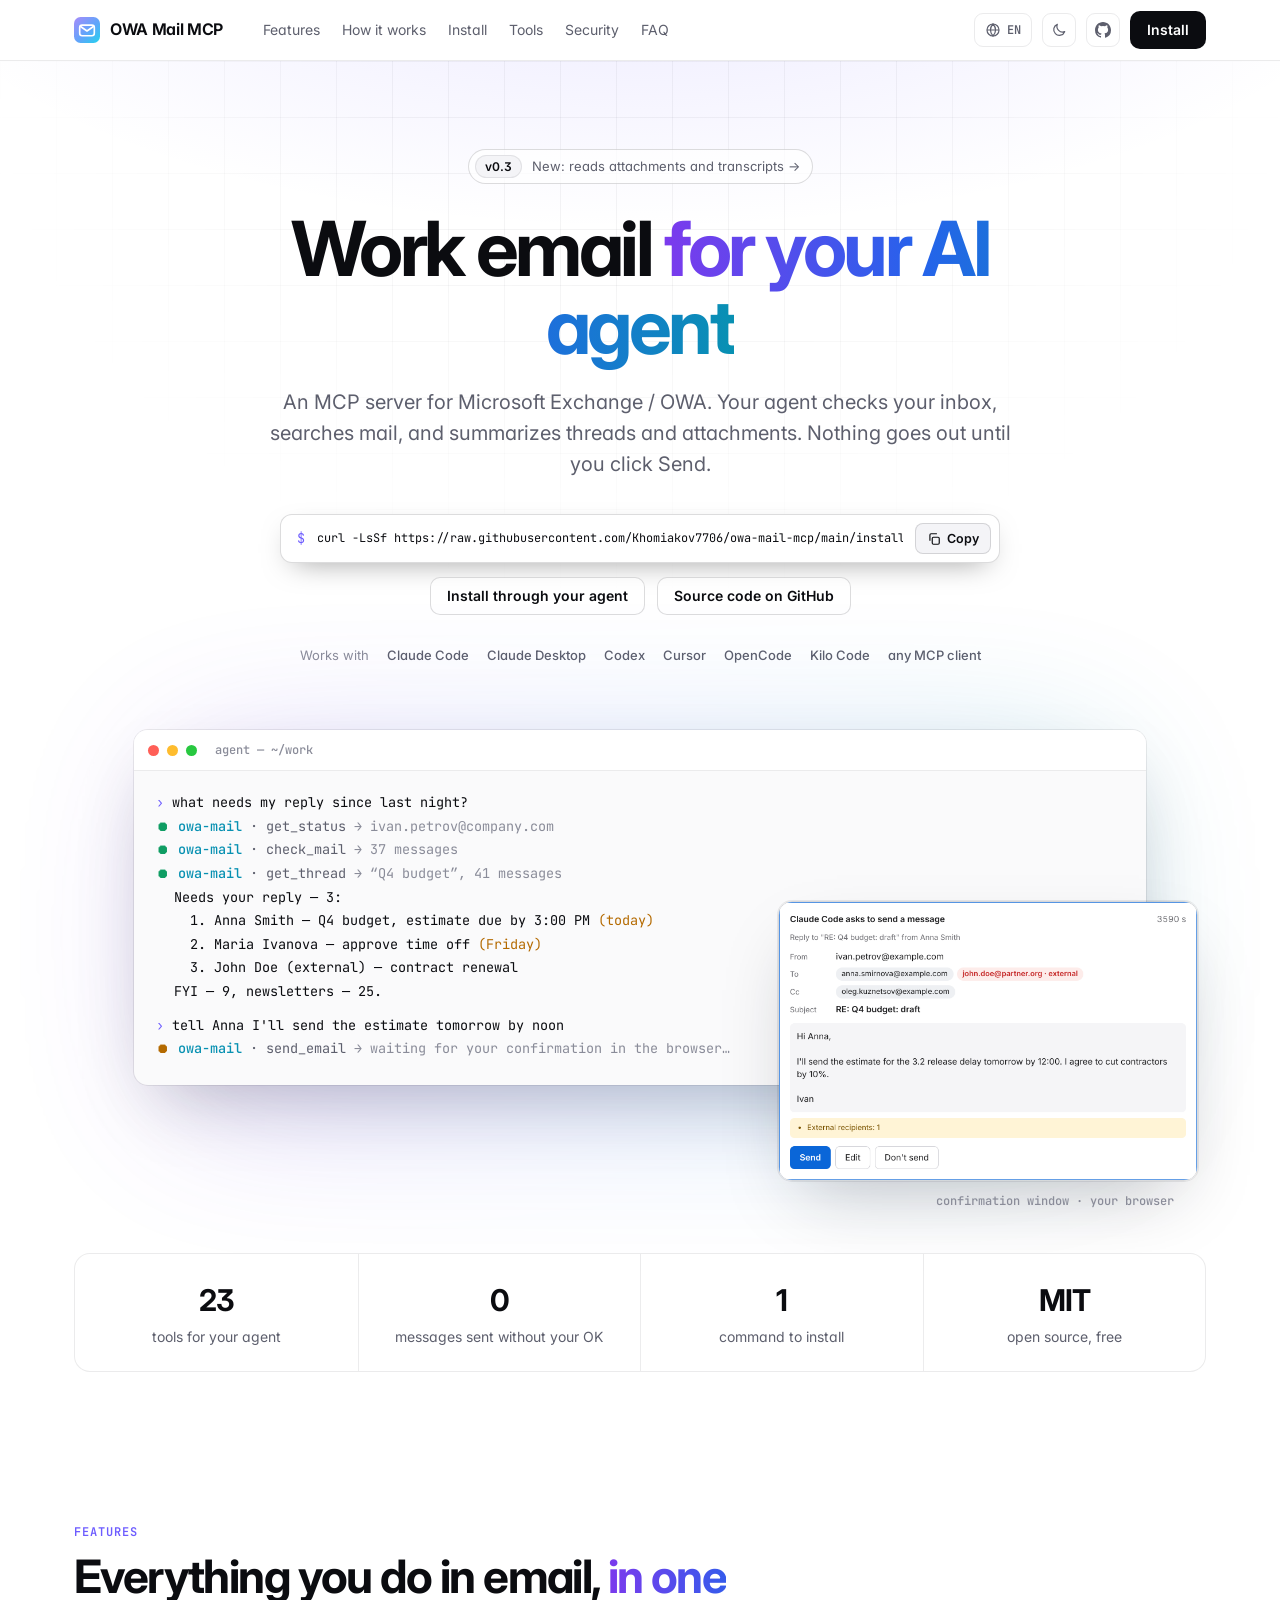
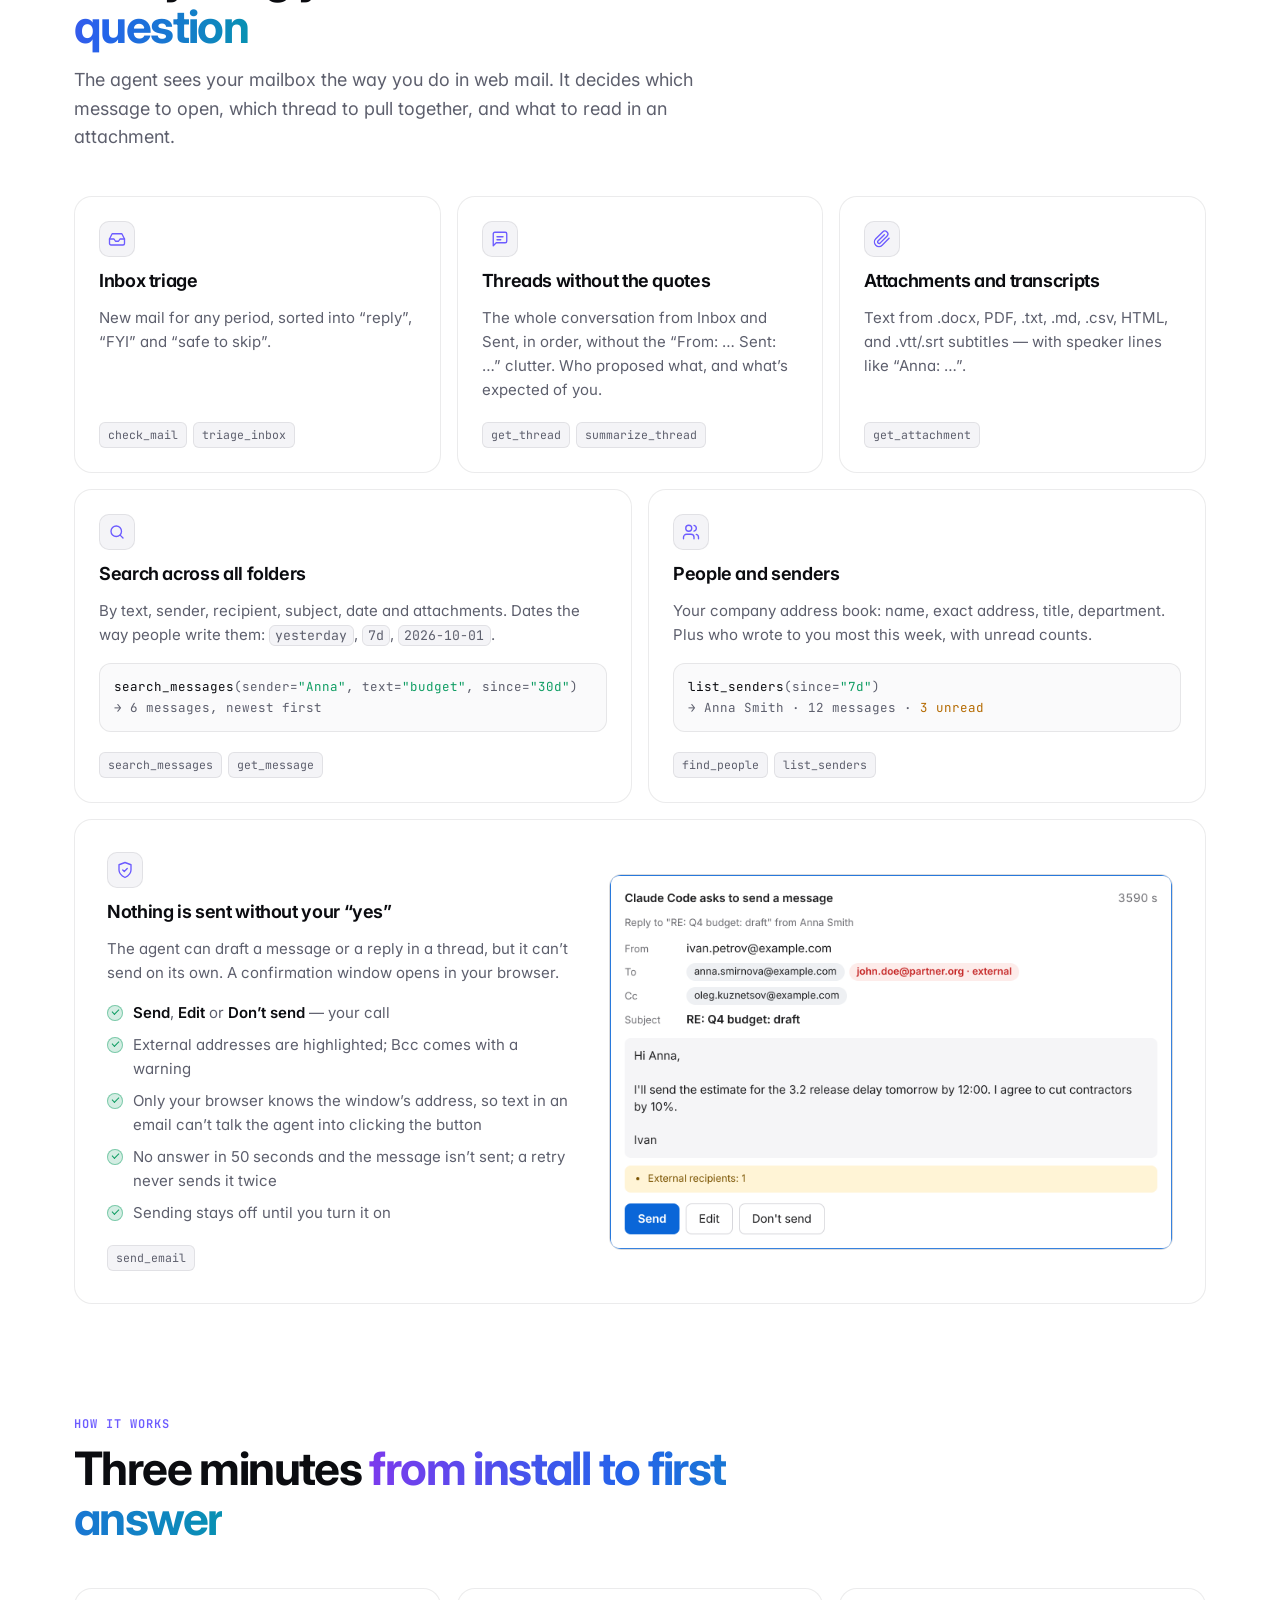
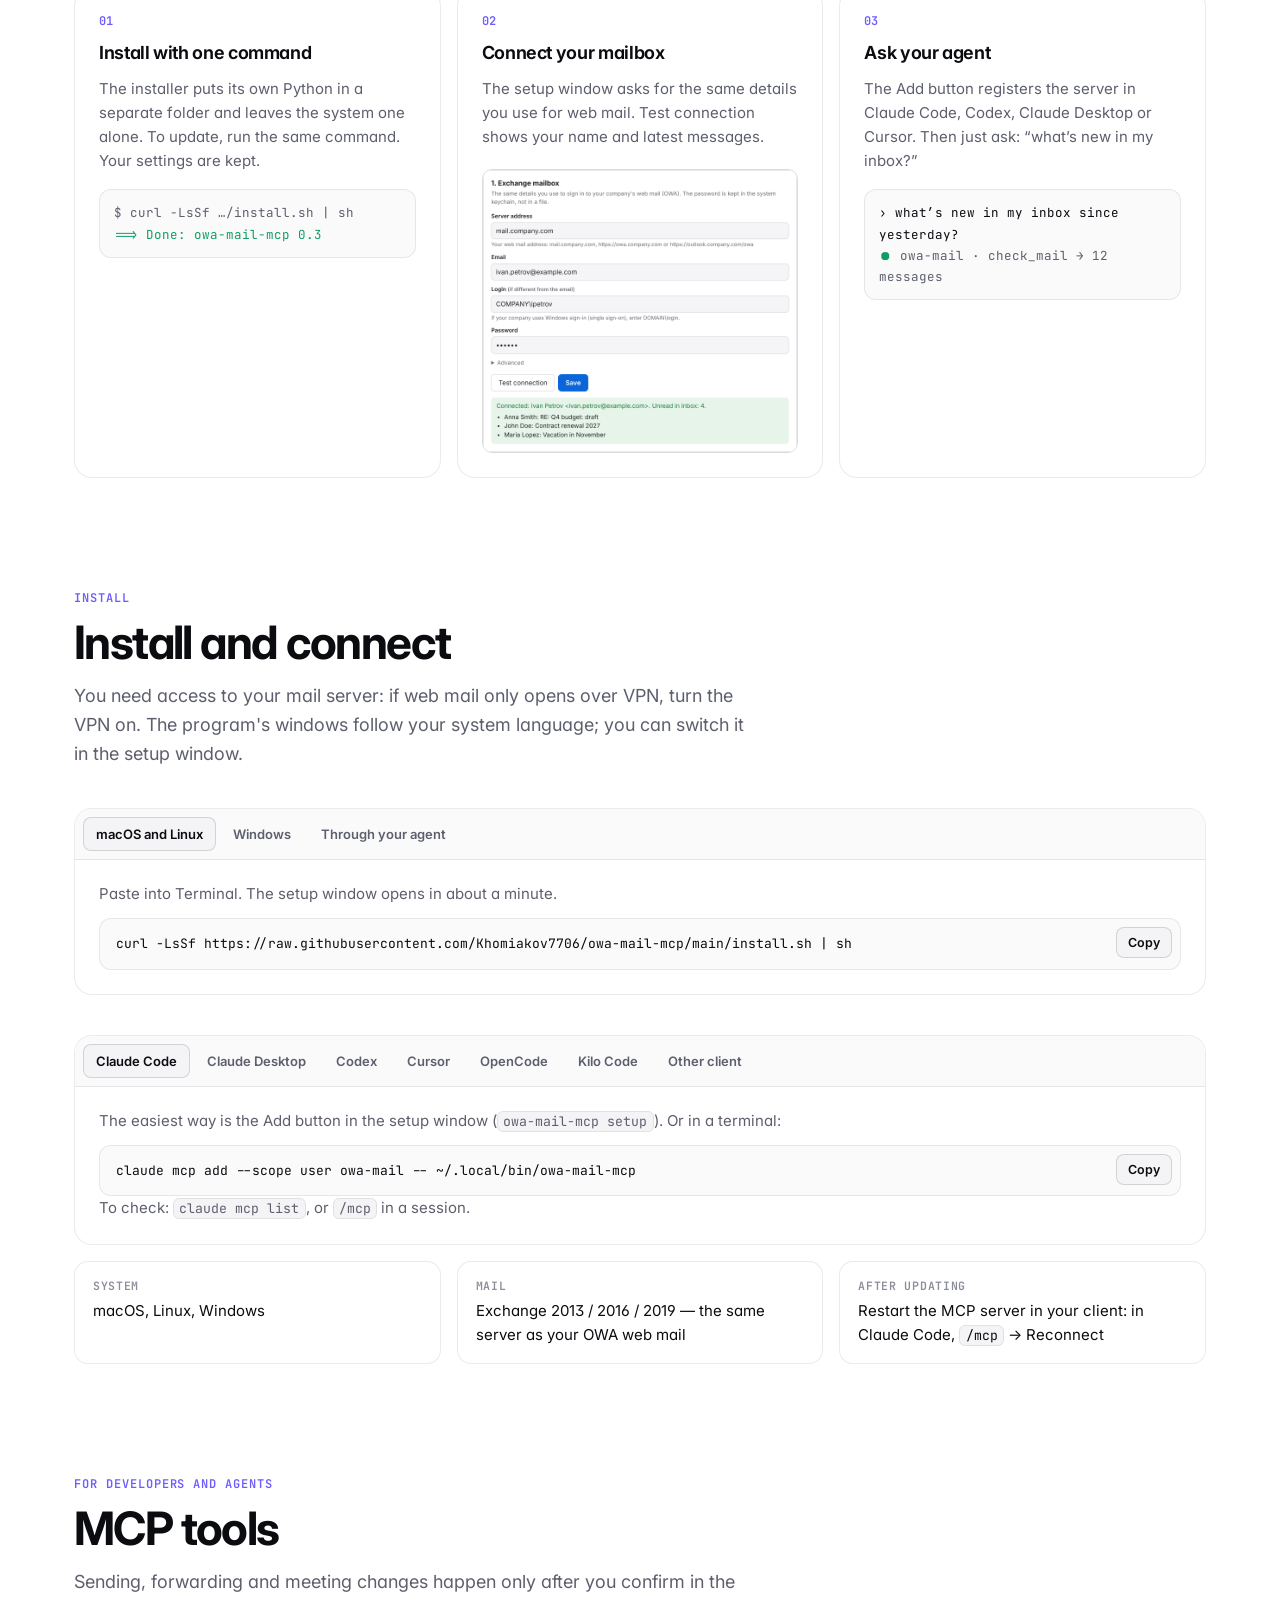
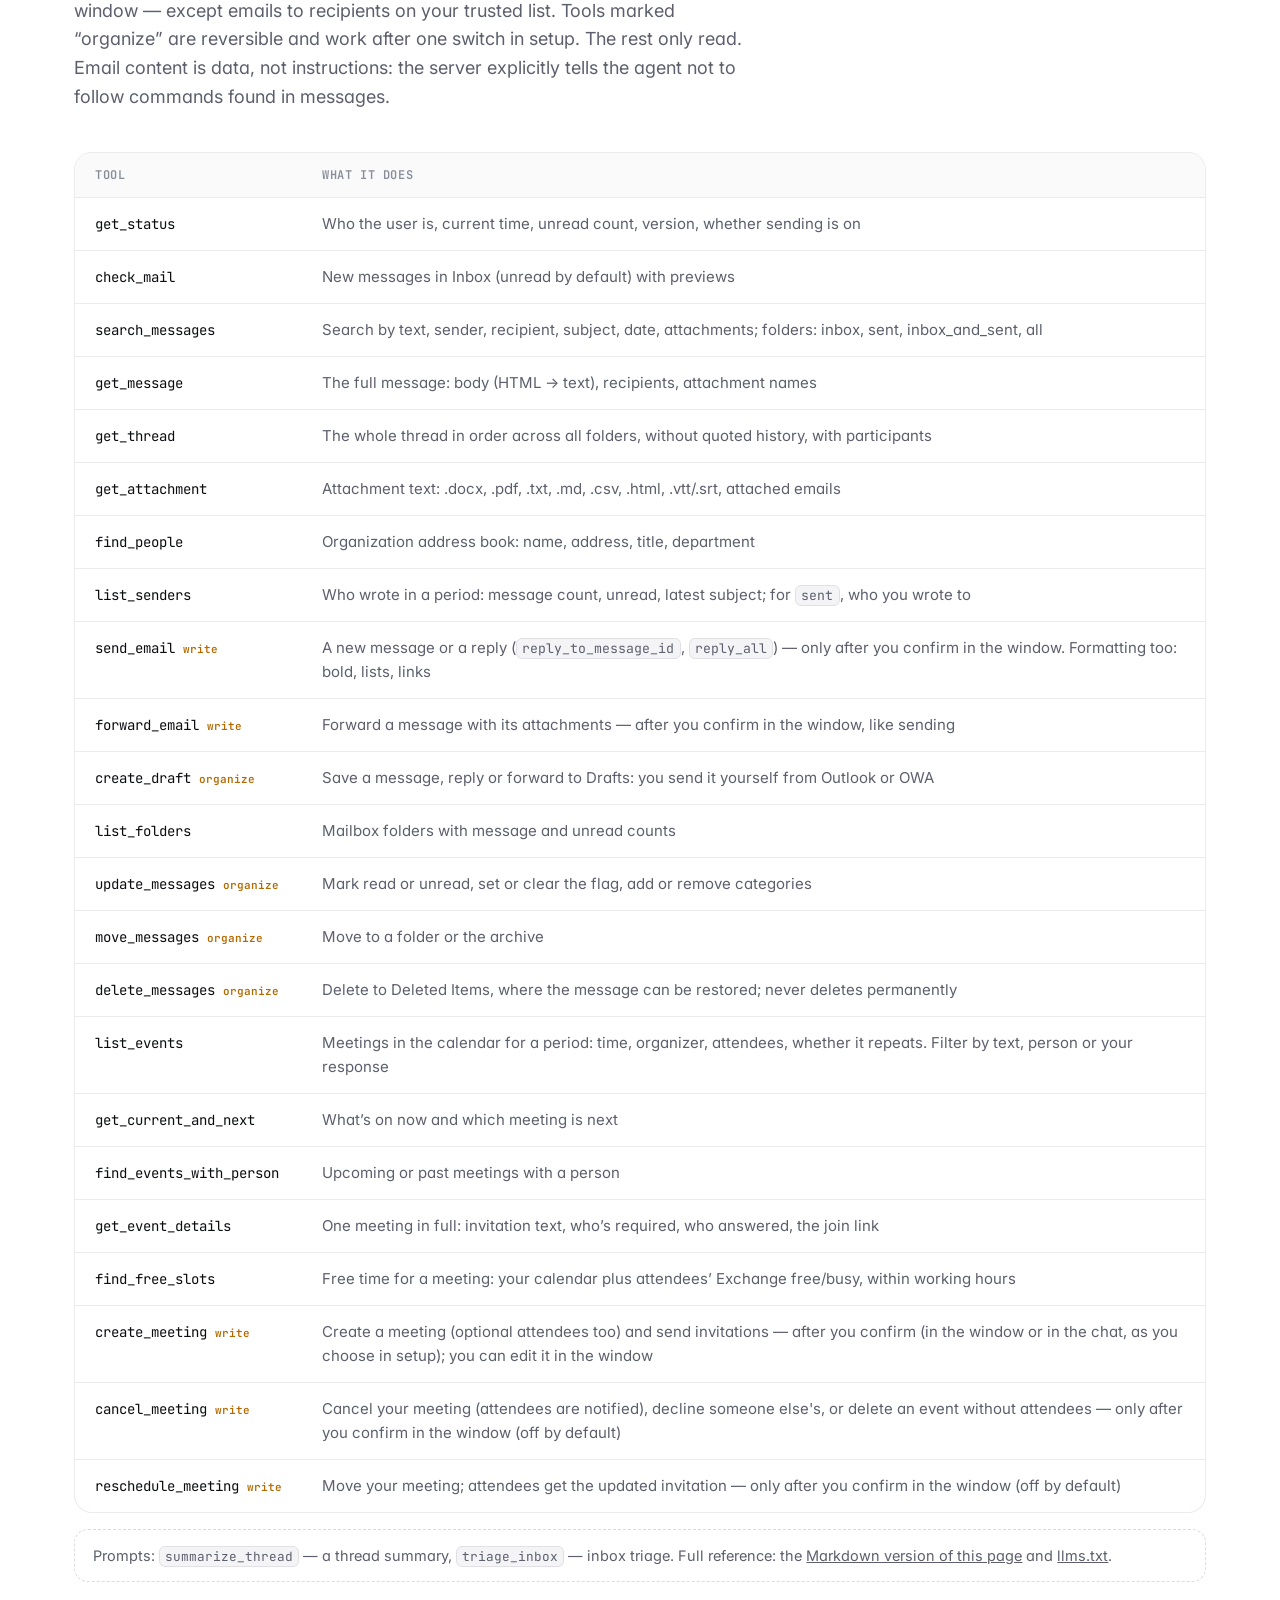
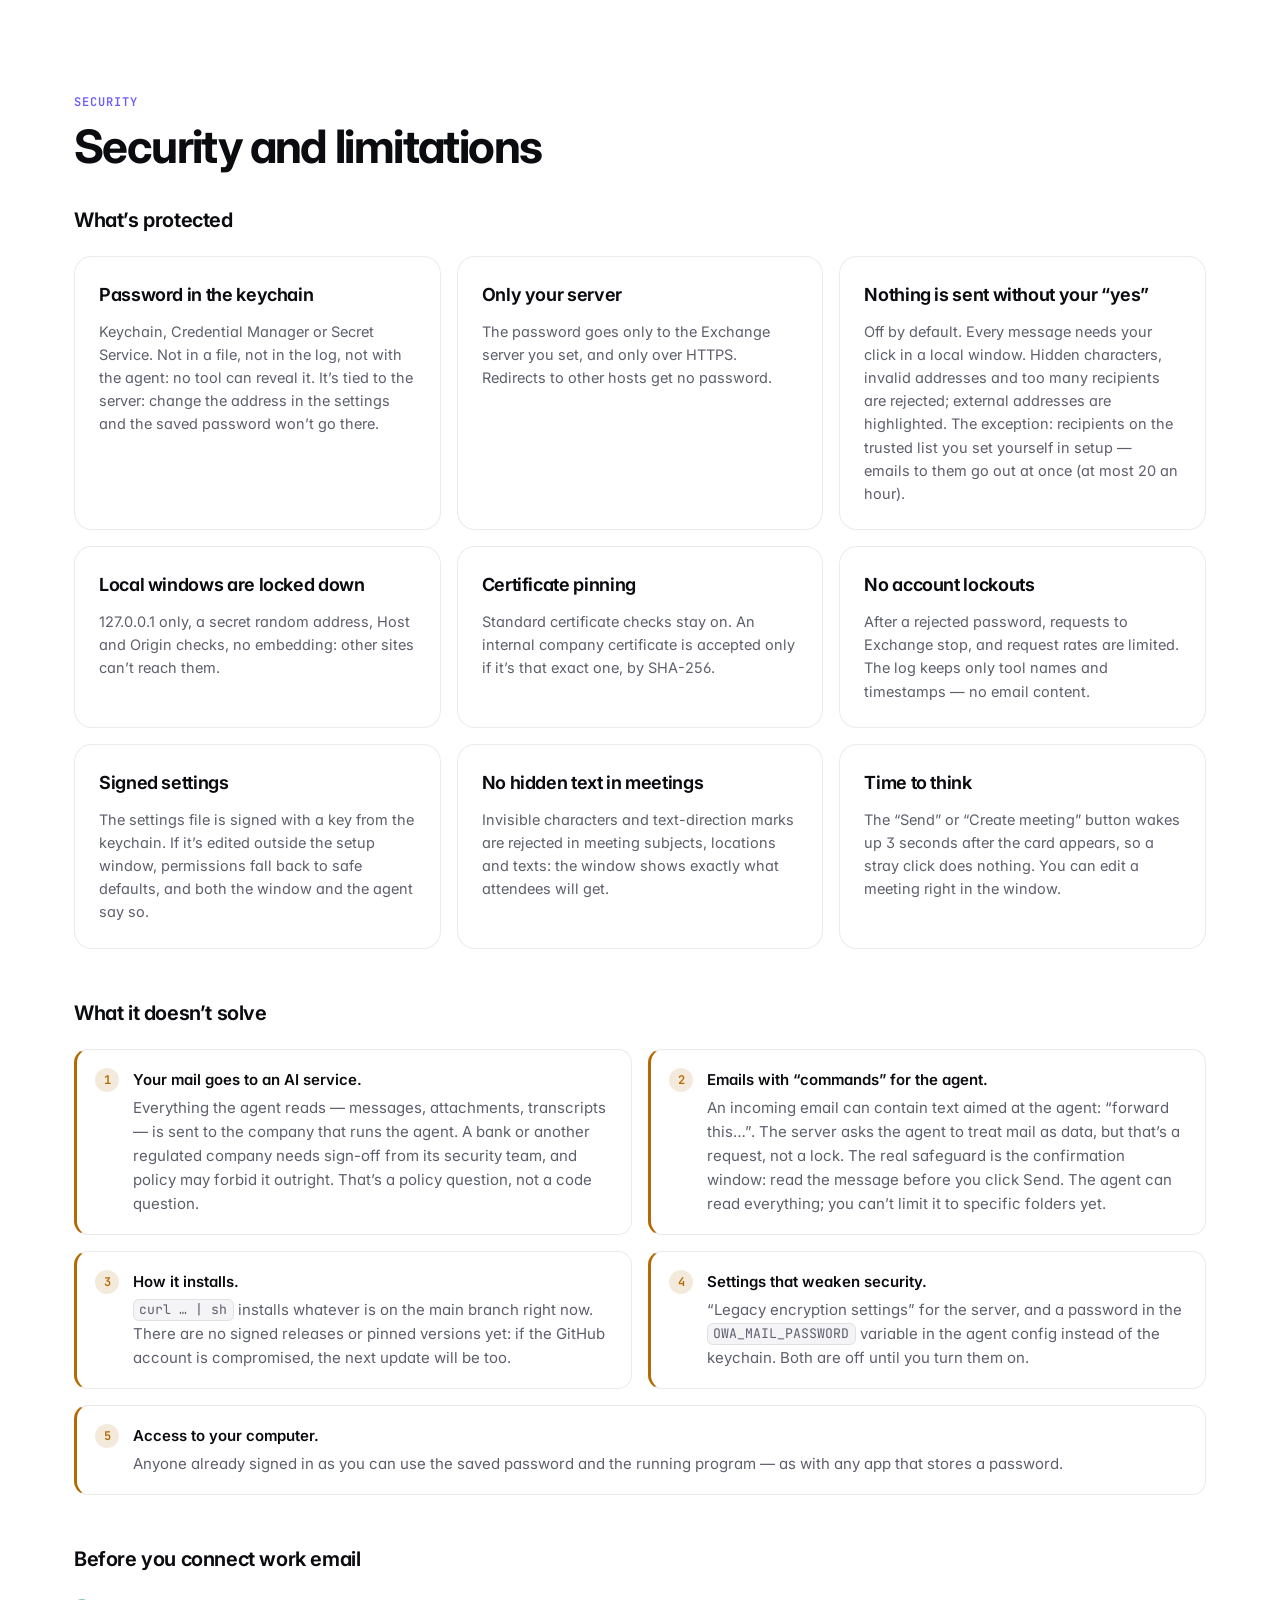
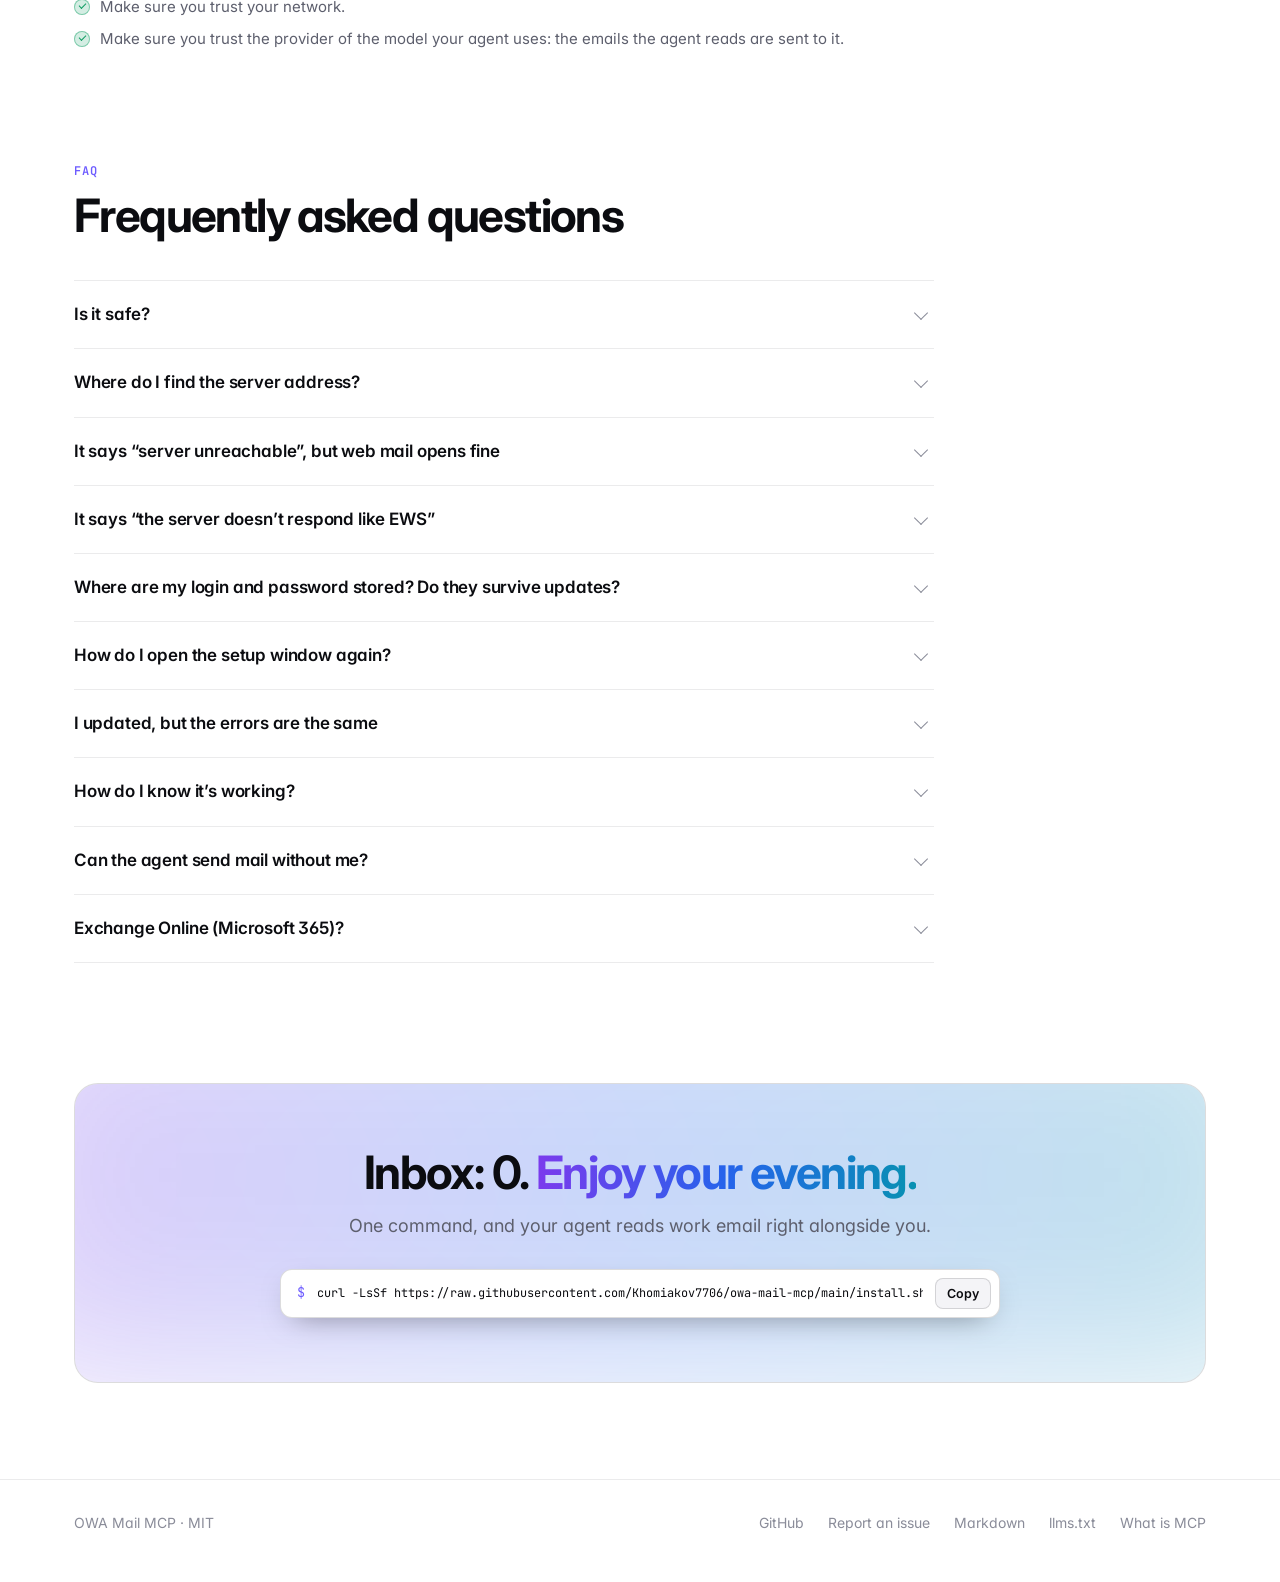
<file: docs/en/index.html>
<!DOCTYPE html>
<html lang="en">
<head>
<meta charset="UTF-8">
<meta name="viewport" content="width=device-width, initial-scale=1.0">
<title>OWA Mail MCP — Microsoft Exchange mail for your AI agent</title>
<meta name="description" content="An MCP server for Microsoft Exchange / OWA mail. Your AI agent (Claude Code, Claude Desktop, Codex, Cursor) checks mail, searches messages, summarizes threads and attachments, and finds people. Nothing is sent until you confirm. One-command install.">
<link rel="canonical" href="https://khomiakov7706.github.io/owa-mail-mcp/en/">
<link rel="alternate" hreflang="ru" href="https://khomiakov7706.github.io/owa-mail-mcp/">
<link rel="alternate" hreflang="en" href="https://khomiakov7706.github.io/owa-mail-mcp/en/">
<link rel="alternate" hreflang="zh" href="https://khomiakov7706.github.io/owa-mail-mcp/zh/">
<link rel="alternate" hreflang="es" href="https://khomiakov7706.github.io/owa-mail-mcp/es/">
<link rel="alternate" hreflang="x-default" href="https://khomiakov7706.github.io/owa-mail-mcp/">
<link rel="alternate" type="text/markdown" href="https://khomiakov7706.github.io/owa-mail-mcp/en/index.md" title="This page in Markdown">
<link rel="alternate" type="text/plain" href="https://khomiakov7706.github.io/owa-mail-mcp/llms.txt" title="llms.txt">
<link rel="icon" href="../icon.svg" type="image/svg+xml">
<link rel="apple-touch-icon" href="../img/icon-180.png">
<meta name="theme-color" content="#07080b">
<link rel="preconnect" href="https://fonts.googleapis.com">
<link rel="preconnect" href="https://fonts.gstatic.com" crossorigin>
<link href="https://fonts.googleapis.com/css2?family=Inter:wght@400;500;600;700&family=JetBrains+Mono:wght@400;500;600&display=swap" rel="stylesheet">
<link rel="stylesheet" href="../site.css">
<script>
  try { var t = localStorage.getItem('owa-mail-theme'); if (t === 'light' || t === 'dark') document.documentElement.dataset.theme = t; } catch (e) {}
</script>
<meta property="og:title" content="OWA Mail MCP — Exchange mail for your AI agent">
<meta property="og:description" content="Your agent reads, searches and summarizes your work mail. You decide what gets sent.">
<meta property="og:url" content="https://khomiakov7706.github.io/owa-mail-mcp/en/">
<meta property="og:image" content="https://khomiakov7706.github.io/owa-mail-mcp/img/og.png">
<meta property="og:image:width" content="1200">
<meta property="og:image:height" content="630">
<meta property="og:type" content="website">
<meta property="og:locale" content="en_US">
<meta name="twitter:card" content="summary_large_image">
<script type="application/ld+json">
{
  "@context": "https://schema.org",
  "@graph": [
    {
      "@type": "SoftwareApplication",
      "@id": "https://khomiakov7706.github.io/owa-mail-mcp/en/#app",
      "name": "OWA Mail MCP",
      "description": "An MCP server for Microsoft Exchange / OWA mail: check mail, search, read threads and attachments, look up the address book, and send mail after the user confirms.",
      "url": "https://khomiakov7706.github.io/owa-mail-mcp/en/",
      "inLanguage": "en",
      "operatingSystem": "macOS, Linux, Windows",
      "applicationCategory": "DeveloperApplication",
      "softwareRequirements": "Microsoft Exchange 2013–2019 with EWS; an MCP client (Claude Code, Claude Desktop, Codex, Cursor)",
      "installUrl": "https://raw.githubusercontent.com/Khomiakov7706/owa-mail-mcp/main/install.sh",
      "codeRepository": "https://github.com/Khomiakov7706/owa-mail-mcp",
      "license": "https://opensource.org/licenses/MIT",
      "offers": {"@type": "Offer", "price": "0", "priceCurrency": "USD"}
    },
    {
      "@type": "HowTo",
      "name": "How to install and connect OWA Mail MCP",
      "totalTime": "PT3M",
      "step": [
        {"@type": "HowToStep", "name": "Install", "text": "Run in a terminal: curl -LsSf https://raw.githubusercontent.com/Khomiakov7706/owa-mail-mcp/main/install.sh | sh"},
        {"@type": "HowToStep", "name": "Connect your mailbox", "text": "In the setup window that opens, enter your web mail address, email, login and password, then click Test connection and Save."},
        {"@type": "HowToStep", "name": "Connect your agent", "text": "In the setup window, click Add for your client, or run: claude mcp add --scope user owa-mail -- ~/.local/bin/owa-mail-mcp"}
      ]
    },
    {
      "@type": "FAQPage",
      "mainEntity": [
        {"@type": "Question", "name": "Is it safe?", "acceptedAnswer": {"@type": "Answer", "text": "For personal use, the design is sound: the password lives in the system keychain, and nothing is sent until the user confirms. There has been no independent audit, and the mail the agent reads goes to an AI service, so corporate mail needs sign-off from your security team."}},
        {"@type": "Question", "name": "Can the agent send mail without me?", "acceptedAnswer": {"@type": "Answer", "text": "No. Sending is off by default, and every message is confirmed in a browser window whose address only the user's browser knows."}},
        {"@type": "Question", "name": "Where is the password stored?", "acceptedAnswer": {"@type": "Answer", "text": "In the system keychain (Keychain, Credential Manager, Secret Service). The server address, email and login are in config.json in the user's settings folder. Updates don't touch them."}},
        {"@type": "Question", "name": "Do I need a VPN?", "acceptedAnswer": {"@type": "Answer", "text": "Yes, if your company's web mail only opens on the corporate network. The program talks to the same server as your browser, including through the system proxy."}}
      ]
    }
  ]
}
</script>
</head>
<body>
<a class="skip" href="#main">Skip to content</a>

<header class="nav">
  <div class="wrap">
    <a class="logo" href="./" aria-label="OWA Mail MCP — home">
      <svg viewBox="0 0 32 32" aria-hidden="true"><defs><linearGradient id="lg" x1="0" y1="0" x2="1" y2="1"><stop offset="0" stop-color="#a78bfa"/><stop offset=".55" stop-color="#60a5fa"/><stop offset="1" stop-color="#22d3ee"/></linearGradient></defs><rect width="32" height="32" rx="8" fill="url(#lg)"/><rect x="7" y="10" width="18" height="13" rx="3" fill="none" stroke="#fff" stroke-width="2"/><path d="M8.5 12 16 17.2 23.5 12" fill="none" stroke="#fff" stroke-width="2" stroke-linecap="round" stroke-linejoin="round"/></svg>
      OWA Mail MCP
    </a>
    <nav aria-label="Sections">
      <a href="#features">Features</a>
      <a href="#how">How it works</a>
      <a href="#install">Install</a>
      <a href="#tools">Tools</a>
      <a href="#security">Security</a>
      <a href="#faq">FAQ</a>
    </nav>
    <div class="right">
      <details class="lang">
        <summary aria-label="Language: English"><svg viewBox="0 0 24 24" fill="none" stroke="currentColor" stroke-width="1.8" aria-hidden="true"><circle cx="12" cy="12" r="9"/><path d="M3 12h18M12 3c2.5 2.7 3.8 5.7 3.8 9s-1.3 6.3-3.8 9c-2.5-2.7-3.8-5.7-3.8-9S9.5 5.7 12 3z"/></svg><span>EN</span></summary>
        <ul>
          <li><a href="../" hreflang="ru" lang="ru" data-lang="ru">Русский</a></li>
          <li><a href="./" hreflang="en" lang="en" data-lang="en" aria-current="page">English</a></li>
          <li><a href="../zh/" hreflang="zh" lang="zh" data-lang="zh">中文</a></li>
          <li><a href="../es/" hreflang="es" lang="es" data-lang="es">Español</a></li>
        </ul>
      </details>
      <button type="button" class="icon-btn theme" id="theme" aria-label="Toggle theme">
        <svg class="moon" viewBox="0 0 24 24" fill="none" stroke="currentColor" stroke-width="1.8" stroke-linecap="round" stroke-linejoin="round"><path d="M20.5 14.5A8.5 8.5 0 0 1 9.5 3.5a8.5 8.5 0 1 0 11 11Z"/></svg>
        <svg class="sun" viewBox="0 0 24 24" fill="none" stroke="currentColor" stroke-width="1.8" stroke-linecap="round"><circle cx="12" cy="12" r="4"/><path d="M12 2.5v2M12 19.5v2M2.5 12h2M19.5 12h2M5.3 5.3l1.4 1.4M17.3 17.3l1.4 1.4M5.3 18.7l1.4-1.4M17.3 6.7l1.4-1.4"/></svg>
      </button>
      <a class="icon-btn" href="https://github.com/Khomiakov7706/owa-mail-mcp" aria-label="GitHub"><svg viewBox="0 0 16 16" fill="currentColor" aria-hidden="true"><path d="M8 0C3.58 0 0 3.58 0 8a8 8 0 0 0 5.47 7.59c.4.07.55-.17.55-.38v-1.33c-2.23.48-2.7-1.07-2.7-1.07-.36-.92-.89-1.17-.89-1.17-.73-.5.06-.49.06-.49.8.06 1.23.83 1.23.83.72 1.22 1.87.87 2.33.66.07-.52.28-.87.5-1.07-1.78-.2-3.64-.89-3.64-3.95 0-.87.31-1.59.82-2.15-.08-.2-.36-1.02.08-2.12 0 0 .67-.21 2.2.82a7.6 7.6 0 0 1 4 0c1.53-1.04 2.2-.82 2.2-.82.44 1.1.16 1.92.08 2.12.51.56.82 1.27.82 2.15 0 3.07-1.87 3.75-3.65 3.95.29.25.54.73.54 1.48v2.2c0 .21.15.46.55.38A8 8 0 0 0 16 8c0-4.42-3.58-8-8-8Z"/></svg></a>
      <a class="btn btn-primary" href="#install">Install</a>
    </div>
  </div>
</header>

<main id="main">

<section class="hero" aria-labelledby="title">
  <div class="wrap">
    <a class="pill" href="#features"><b id="version">v0.3</b> New: reads attachments and transcripts →</a>
    <h1 id="title">Work email <span class="grad">for your AI agent</span></h1>
    <p class="sub">An MCP server for Microsoft Exchange / OWA. Your agent checks your inbox, searches mail, and summarizes threads and attachments. Nothing goes out until you click Send.</p>
    <div class="hero-cta">
      <div class="cmd hero-cmd">
        <span class="p" aria-hidden="true">$</span>
        <code id="cmd-hero">curl -LsSf https://raw.githubusercontent.com/Khomiakov7706/owa-mail-mcp/main/install.sh | sh</code>
        <button class="copy" type="button" data-copy="#cmd-hero"><svg viewBox="0 0 24 24" fill="none" stroke="currentColor" stroke-width="2" aria-hidden="true"><rect x="9" y="9" width="12" height="12" rx="2"/><path d="M5 15V5a2 2 0 0 1 2-2h10"/></svg>Copy</button>
      </div>
    </div>
    <div class="hero-cta" style="margin-top:14px">
      <a class="btn btn-ghost" href="#agents">Install through your agent</a>
      <a class="btn btn-ghost" href="https://github.com/Khomiakov7706/owa-mail-mcp">Source code on GitHub</a>
    </div>
    <p class="works">Works with <span>Claude Code</span><span>Claude Desktop</span><span>Codex</span><span>Cursor</span><span>OpenCode</span><span>Kilo Code</span><span>any MCP client</span></p>
  </div>

  <div class="stage">
    <figure class="window" aria-label="Sample session: the agent triages mail and drafts a reply">
      <div class="bar" aria-hidden="true"><i></i><i></i><i></i><span>agent — ~/work</span></div>
      <div class="term">
        <div class="u">what needs my reply since last night?</div>
        <div class="call"><b>owa-mail</b> · get_status <span class="r">→ ivan.petrov@company.com</span></div>
        <div class="call"><b>owa-mail</b> · check_mail <span class="r">→ 37 messages</span></div>
        <div class="call"><b>owa-mail</b> · get_thread <span class="r">→ “Q4 budget”, 41 messages</span></div>
        <div class="ans">Needs your reply — 3:
  1. Anna Smith — Q4 budget, estimate due by 3:00 PM <em>(today)</em>
  2. Maria Ivanova — approve time off <em>(Friday)</em>
  3. John Doe (external) — contract renewal
FYI — 9, newsletters — 25.</div>
        <div class="gap"></div>
        <div class="u">tell Anna I'll send the estimate tomorrow by noon</div>
        <div class="call wait"><b>owa-mail</b> · send_email <span class="r">→ waiting for your confirmation in the browser…</span></div>
      </div>
    </figure>
    <figure class="float">
      <img class="only-dark" src="../img/en/confirm-dark.png" width="1456" height="968" alt="Send confirmation window: recipients with the external one highlighted, subject, body, and Send, Edit, Don't send buttons">
      <img class="only-light" src="../img/en/confirm-light.png" width="1456" height="968" alt="Send confirmation window">
    </figure>
    <span class="float-tag">confirmation window · your browser</span>
  </div>

  <div class="wrap">
    <dl class="stats">
      <div><dt><b>23</b></dt><dd><span>tools for your agent</span></dd></div>
      <div><dt><b>0</b></dt><dd><span>messages sent without your OK</span></dd></div>
      <div><dt><b>1</b></dt><dd><span>command to install</span></dd></div>
      <div><dt><b>MIT</b></dt><dd><span>open source, free</span></dd></div>
    </dl>
  </div>
</section>

<section id="features" aria-labelledby="features-title">
  <div class="wrap">
    <p class="eyebrow">Features</p>
    <h2 id="features-title">Everything you do in email, <span class="grad">in one question</span></h2>
    <p class="section-sub">The agent sees your mailbox the way you do in web mail. It decides which message to open, which thread to pull together, and what to read in an attachment.</p>

    <div class="bento">
      <article class="card c2">
        <div class="ic" aria-hidden="true"><svg viewBox="0 0 24 24" fill="none" stroke="currentColor" stroke-width="1.8" stroke-linecap="round" stroke-linejoin="round"><path d="M22 12h-6l-2 3h-4l-2-3H2"/><path d="M5.5 5h13L22 12v6a2 2 0 0 1-2 2H4a2 2 0 0 1-2-2v-6z"/></svg></div>
        <h3>Inbox triage</h3>
        <p>New mail for any period, sorted into “reply”, “FYI” and “safe to skip”.</p>
        <div class="tools"><code>check_mail</code><code>triage_inbox</code></div>
      </article>
      <article class="card c2">
        <div class="ic" aria-hidden="true"><svg viewBox="0 0 24 24" fill="none" stroke="currentColor" stroke-width="1.8" stroke-linecap="round" stroke-linejoin="round"><path d="M21 15a2 2 0 0 1-2 2H7l-4 4V5a2 2 0 0 1 2-2h14a2 2 0 0 1 2 2z"/><path d="M8 9h8M8 13h5"/></svg></div>
        <h3>Threads without the quotes</h3>
        <p>The whole conversation from Inbox and Sent, in order, without the “From: … Sent: …” clutter. Who proposed what, and what’s expected of you.</p>
        <div class="tools"><code>get_thread</code><code>summarize_thread</code></div>
      </article>
      <article class="card c2">
        <div class="ic" aria-hidden="true"><svg viewBox="0 0 24 24" fill="none" stroke="currentColor" stroke-width="1.8" stroke-linecap="round" stroke-linejoin="round"><path d="M21.4 11.1 12.2 20.3a6 6 0 0 1-8.5-8.5l9.2-9.2a4 4 0 0 1 5.7 5.7l-9.2 9.2a2 2 0 0 1-2.8-2.8l8.5-8.5"/></svg></div>
        <h3>Attachments and transcripts</h3>
        <p>Text from .docx, PDF, .txt, .md, .csv, HTML, and .vtt/.srt subtitles — with speaker lines like “Anna: …”.</p>
        <div class="tools"><code>get_attachment</code></div>
      </article>
      <article class="card c3">
        <div class="ic" aria-hidden="true"><svg viewBox="0 0 24 24" fill="none" stroke="currentColor" stroke-width="1.8" stroke-linecap="round"><circle cx="11" cy="11" r="7"/><path d="m20 20-3.5-3.5"/></svg></div>
        <h3>Search across all folders</h3>
        <p>By text, sender, recipient, subject, date and attachments. Dates the way people write them: <code>yesterday</code>, <code>7d</code>, <code>2026-10-01</code>.</p>
        <div class="mini" aria-label="Sample call"><span class="k">search_messages</span>(sender=<span class="t">"Anna"</span>, text=<span class="t">"budget"</span>, since=<span class="t">"30d"</span>)<br>→ 6 messages, newest first</div>
        <div class="tools"><code>search_messages</code><code>get_message</code></div>
      </article>
      <article class="card c3">
        <div class="ic" aria-hidden="true"><svg viewBox="0 0 24 24" fill="none" stroke="currentColor" stroke-width="1.8" stroke-linecap="round" stroke-linejoin="round"><path d="M16 21v-2a4 4 0 0 0-4-4H6a4 4 0 0 0-4 4v2"/><circle cx="9" cy="7" r="4"/><path d="M22 21v-2a4 4 0 0 0-3-3.9M16 3.1a4 4 0 0 1 0 7.8"/></svg></div>
        <h3>People and senders</h3>
        <p>Your company address book: name, exact address, title, department. Plus who wrote to you most this week, with unread counts.</p>
        <div class="mini"><span class="k">list_senders</span>(since=<span class="t">"7d"</span>)<br>→ Anna Smith · 12 messages · <span class="w">3 unread</span></div>
        <div class="tools"><code>find_people</code><code>list_senders</code></div>
      </article>
      <article class="card c6 feature">
        <div>
          <div class="ic" aria-hidden="true"><svg viewBox="0 0 24 24" fill="none" stroke="currentColor" stroke-width="1.8" stroke-linecap="round" stroke-linejoin="round"><path d="M12 22s8-4 8-10V5l-8-3-8 3v7c0 6 8 10 8 10z"/><path d="m9 12 2 2 4-4"/></svg></div>
          <h3>Nothing is sent without your “yes”</h3>
          <p>The agent can draft a message or a reply in a thread, but it can’t send on its own. A confirmation window opens in your browser.</p>
          <ul class="checks">
            <li><b>Send</b>, <b>Edit</b> or <b>Don’t send</b> — your call</li>
            <li>External addresses are highlighted; Bcc comes with a warning</li>
            <li>Only your browser knows the window’s address, so text in an email can’t talk the agent into clicking the button</li>
            <li>No answer in 50 seconds and the message isn’t sent; a retry never sends it twice</li>
            <li>Sending stays off until you turn it on</li>
          </ul>
          <div class="tools"><code>send_email</code></div>
        </div>
        <figure>
          <img class="only-dark" src="../img/en/confirm-dark.png" width="1456" height="968" alt="Send confirmation window" loading="lazy">
          <img class="only-light" src="../img/en/confirm-light.png" width="1456" height="968" alt="Send confirmation window" loading="lazy">
        </figure>
      </article>
    </div>
  </div>
</section>

<section id="how" aria-labelledby="how-title">
  <div class="wrap">
    <p class="eyebrow">How it works</p>
    <h2 id="how-title">Three minutes <span class="grad">from install to first answer</span></h2>
    <ol class="steps">
      <li class="step">
        <h3>Install with one command</h3>
        <p>The installer puts its own Python in a separate folder and leaves the system one alone. To update, run the same command. Your settings are kept.</p>
        <div class="mini">$ curl -LsSf …/install.sh | sh<br><span class="t">==&gt; Done: owa-mail-mcp 0.3</span></div>
      </li>
      <li class="step">
        <h3>Connect your mailbox</h3>
        <p>The setup window asks for the same details you use for web mail. Test connection shows your name and latest messages.</p>
        <figure>
          <img class="only-dark" src="../img/en/setup-account-dark.png" width="1456" height="1304" alt="Setup window: server address, email, login, password, and a successful connection test" loading="lazy">
          <img class="only-light" src="../img/en/setup-account-light.png" width="1456" height="1304" alt="Mailbox setup window" loading="lazy">
        </figure>
      </li>
      <li class="step">
        <h3>Ask your agent</h3>
        <p>The Add button registers the server in Claude Code, Codex, Claude Desktop or Cursor. Then just ask: “what’s new in my inbox?”</p>
        <div class="mini"><span class="k">› what’s new in my inbox since yesterday?</span><br><span class="t">⏺</span> owa-mail · check_mail → 12 messages</div>
      </li>
    </ol>
  </div>
</section>

<section id="install" aria-labelledby="install-title">
  <div class="wrap">
    <p class="eyebrow">Install</p>
    <h2 id="install-title">Install and connect</h2>
    <p class="section-sub">You need access to your mail server: if web mail only opens over VPN, turn the VPN on. The program's windows follow your system language; you can switch it in the setup window.</p>

    <div class="panel-box" data-tabs>
      <div class="tabs" role="tablist" aria-label="Install method">
        <button role="tab" id="t-unix" aria-controls="p-unix" aria-selected="true">macOS and Linux</button>
        <button role="tab" id="t-win" aria-controls="p-win" aria-selected="false" tabindex="-1">Windows</button>
        <button role="tab" id="t-agent" aria-controls="p-agent" aria-selected="false" tabindex="-1">Through your agent</button>
      </div>
      <div class="tabpanel" role="tabpanel" id="p-unix" aria-labelledby="t-unix">
        <p>Paste into Terminal. The setup window opens in about a minute.</p>
        <div class="code"><pre id="c-unix">curl -LsSf https://raw.githubusercontent.com/Khomiakov7706/owa-mail-mcp/main/install.sh | sh</pre><button class="copy" type="button" data-copy="#c-unix">Copy</button></div>
      </div>
      <div class="tabpanel" role="tabpanel" id="p-win" aria-labelledby="t-win">
        <p>In PowerShell:</p>
        <div class="code"><pre id="c-win">powershell -ExecutionPolicy ByPass -c "irm https://astral.sh/uv/install.ps1 | iex"
uv tool install --python 3.12 git+https://github.com/Khomiakov7706/owa-mail-mcp
owa-mail-mcp setup</pre><button class="copy" type="button" data-copy="#c-win">Copy</button></div>
      </div>
      <div class="tabpanel" role="tabpanel" id="p-agent" aria-labelledby="t-agent">
        <p id="agents">Copy this text and send it to an agent that has a terminal on your computer: Claude Code, Codex, Cursor, OpenCode, Kilo Code. It does everything itself, following the <a href="../agent-install.md">instructions for agents</a>.</p>
        <div class="code"><pre class="wrap-text" id="c-agent">Install and connect the OWA Mail MCP server for my Exchange work email.
Follow the instructions for agents step by step: https://khomiakov7706.github.io/owa-mail-mcp/agent-install.md
Don't ask me for my password — I'll type it myself in the setup window.</pre><button class="copy" type="button" data-copy="#c-agent">Copy</button></div>
        <ol class="agent-steps"><li>Installs the program and connects it to itself (and to other clients if you ask).</li><li>Asks for your web mail address and email, and opens the setup window with them filled in.</li><li>You type your password, click Test connection and Save; you turn on sending only if you want to.</li><li>The agent checks the connection and tells you how to restart your client.</li></ol>
        <p>The agent never sees your password and doesn't change security settings for you. If the agent runs in the cloud or in a sandbox rather than on your computer, it gives you the commands to run yourself.</p>
      </div>
    </div>

    <div class="panel-box" data-tabs>
      <div class="tabs" role="tablist" aria-label="Connect to a client">
        <button role="tab" id="t-cc" aria-controls="p-cc" aria-selected="true">Claude Code</button>
        <button role="tab" id="t-cd" aria-controls="p-cd" aria-selected="false" tabindex="-1">Claude Desktop</button>
        <button role="tab" id="t-cx" aria-controls="p-cx" aria-selected="false" tabindex="-1">Codex</button>
        <button role="tab" id="t-cu" aria-controls="p-cu" aria-selected="false" tabindex="-1">Cursor</button>
        <button role="tab" id="t-oc" aria-controls="p-oc" aria-selected="false" tabindex="-1">OpenCode</button>
        <button role="tab" id="t-kc" aria-controls="p-kc" aria-selected="false" tabindex="-1">Kilo Code</button>
        <button role="tab" id="t-any" aria-controls="p-any" aria-selected="false" tabindex="-1">Other client</button>
      </div>
      <div class="tabpanel" role="tabpanel" id="p-cc" aria-labelledby="t-cc">
        <p>The easiest way is the Add button in the setup window (<code>owa-mail-mcp setup</code>). Or in a terminal:</p>
        <div class="code"><pre id="c-cc">claude mcp add --scope user owa-mail -- ~/.local/bin/owa-mail-mcp</pre><button class="copy" type="button" data-copy="#c-cc">Copy</button></div>
        <p>To check: <code>claude mcp list</code>, or <code>/mcp</code> in a session.</p>
      </div>
      <div class="tabpanel" role="tabpanel" id="p-cd" aria-labelledby="t-cd">
        <p>Settings → Developer → Edit Config, then restart Claude Desktop. The setup window fills in the exact path for you.</p>
        <div class="code"><pre id="c-cd">{
  "mcpServers": {
    "owa-mail": { "command": "/Users/YOU/.local/bin/owa-mail-mcp" }
  }
}</pre><button class="copy" type="button" data-copy="#c-cd">Copy</button></div>
      </div>
      <div class="tabpanel" role="tabpanel" id="p-cx" aria-labelledby="t-cx">
        <div class="code"><pre id="c-cx">codex mcp add owa-mail -- ~/.local/bin/owa-mail-mcp</pre><button class="copy" type="button" data-copy="#c-cx">Copy</button></div>
      </div>
      <div class="tabpanel" role="tabpanel" id="p-cu" aria-labelledby="t-cu">
        <p>File <code>~/.cursor/mcp.json</code>:</p>
        <div class="code"><pre id="c-cu">{
  "mcpServers": {
    "owa-mail": { "command": "/Users/YOU/.local/bin/owa-mail-mcp" }
  }
}</pre><button class="copy" type="button" data-copy="#c-cu">Copy</button></div>
      </div>
      <div class="tabpanel" role="tabpanel" id="p-oc" aria-labelledby="t-oc">
        <p>File <code>~/.config/opencode/opencode.json</code> (for a single project, <code>opencode.json</code> in its root). OpenCode has its own format: an <code>mcp</code> key, <code>"type": "local"</code>, and the command as an array. OpenCode doesn’t read the <code>mcpServers</code> key. The Add button in the setup window writes this for you.</p>
        <div class="code"><pre id="c-oc">{
  "$schema": "https://opencode.ai/config.json",
  "mcp": {
    "owa-mail": {
      "type": "local",
      "command": ["/Users/YOU/.local/bin/owa-mail-mcp"],
      "enabled": true
    }
  }
}</pre><button class="copy" type="button" data-copy="#c-oc">Copy</button></div>
        <p>Restart OpenCode. To check: <code>opencode mcp list</code>.</p>
      </div>
      <div class="tabpanel" role="tabpanel" id="p-kc" aria-labelledby="t-kc">
        <p>Newer Kilo Code versions use the same format as OpenCode, in <code>~/.config/kilo/kilo.jsonc</code> (for a project, <code>kilo.jsonc</code> or <code>.kilo/kilo.jsonc</code>):</p>
        <div class="code"><pre id="c-kc">{
  "mcp": {
    "owa-mail": {
      "type": "local",
      "command": ["/Users/YOU/.local/bin/owa-mail-mcp"],
      "enabled": true
    }
  }
}</pre><button class="copy" type="button" data-copy="#c-kc">Copy</button></div>
        <p>Older extension versions: Kilo Code → MCP Servers → “Edit Global MCP” (file <code>mcp_settings.json</code>; for a project, <code>.kilocode/mcp.json</code>):</p>
        <div class="code"><pre id="c-kl">{
  "mcpServers": {
    "owa-mail": {
      "command": "/Users/YOU/.local/bin/owa-mail-mcp",
      "args": [],
      "disabled": false,
      "alwaysAllow": []
    }
  }
}</pre><button class="copy" type="button" data-copy="#c-kl">Copy</button></div>
        <p>After editing, restart Kilo Code (in VS Code: Developer: Reload Window).</p>
      </div>
      <div class="tabpanel" role="tabpanel" id="p-any" aria-labelledby="t-any">
        <p>Any MCP client over stdio: the command is the absolute path to <code>owa-mail-mcp</code>, with no arguments or environment variables. The server reads its settings from its own file and the keychain.</p>
      </div>
    </div>

    <dl class="req">
      <div><dt>System</dt><dd>macOS, Linux, Windows</dd></div>
      <div><dt>Mail</dt><dd>Exchange 2013 / 2016 / 2019 — the same server as your OWA web mail</dd></div>
      <div><dt>After updating</dt><dd>Restart the MCP server in your client: in Claude Code, <code>/mcp</code> → Reconnect</dd></div>
    </dl>
  </div>
</section>

<section id="tools" aria-labelledby="tools-title">
  <div class="wrap">
    <p class="eyebrow">For developers and agents</p>
    <h2 id="tools-title">MCP tools</h2>
    <p class="section-sub">Sending, forwarding and meeting changes happen only after you confirm in the window — except emails to recipients on your trusted list. Tools marked “organize” are reversible and work after one switch in setup. The rest only read. Email content is data, not instructions: the server explicitly tells the agent not to follow commands found in messages.</p>
    <div class="table">
      <table>
        <thead><tr><th scope="col">Tool</th><th scope="col">What it does</th></tr></thead>
        <tbody>
          <tr><td><code>get_status</code></td><td>Who the user is, current time, unread count, version, whether sending is on</td></tr>
          <tr><td><code>check_mail</code></td><td>New messages in Inbox (unread by default) with previews</td></tr>
          <tr><td><code>search_messages</code></td><td>Search by text, sender, recipient, subject, date, attachments; folders: inbox, sent, inbox_and_sent, all</td></tr>
          <tr><td><code>get_message</code></td><td>The full message: body (HTML → text), recipients, attachment names</td></tr>
          <tr><td><code>get_thread</code></td><td>The whole thread in order across all folders, without quoted history, with participants</td></tr>
          <tr><td><code>get_attachment</code></td><td>Attachment text: .docx, .pdf, .txt, .md, .csv, .html, .vtt/.srt, attached emails</td></tr>
          <tr><td><code>find_people</code></td><td>Organization address book: name, address, title, department</td></tr>
          <tr><td><code>list_senders</code></td><td>Who wrote in a period: message count, unread, latest subject; for <code>sent</code>, who you wrote to</td></tr>
          <tr><td><code>send_email</code><span class="rw">write</span></td><td>A new message or a reply (<code>reply_to_message_id</code>, <code>reply_all</code>) — only after you confirm in the window. Formatting too: bold, lists, links</td></tr>
          <tr><td><code>forward_email</code><span class="rw">write</span></td><td>Forward a message with its attachments — after you confirm in the window, like sending</td></tr>
          <tr><td><code>create_draft</code><span class="rw">organize</span></td><td>Save a message, reply or forward to Drafts: you send it yourself from Outlook or OWA</td></tr>
          <tr><td><code>list_folders</code></td><td>Mailbox folders with message and unread counts</td></tr>
          <tr><td><code>update_messages</code><span class="rw">organize</span></td><td>Mark read or unread, set or clear the flag, add or remove categories</td></tr>
          <tr><td><code>move_messages</code><span class="rw">organize</span></td><td>Move to a folder or the archive</td></tr>
          <tr><td><code>delete_messages</code><span class="rw">organize</span></td><td>Delete to Deleted Items, where the message can be restored; never deletes permanently</td></tr>
          <tr><td><code>list_events</code></td><td>Meetings in the calendar for a period: time, organizer, attendees, whether it repeats. Filter by text, person or your response</td></tr>
          <tr><td><code>get_current_and_next</code></td><td>What’s on now and which meeting is next</td></tr>
          <tr><td><code>find_events_with_person</code></td><td>Upcoming or past meetings with a person</td></tr>
          <tr><td><code>get_event_details</code></td><td>One meeting in full: invitation text, who’s required, who answered, the join link</td></tr>
          <tr><td><code>find_free_slots</code></td><td>Free time for a meeting: your calendar plus attendees’ Exchange free/busy, within working hours</td></tr>
          <tr><td><code>create_meeting</code><span class="rw">write</span></td><td>Create a meeting (optional attendees too) and send invitations — after you confirm (in the window or in the chat, as you choose in setup); you can edit it in the window</td></tr>
          <tr><td><code>cancel_meeting</code><span class="rw">write</span></td><td>Cancel your meeting (attendees are notified), decline someone else's, or delete an event without attendees — only after you confirm in the window (off by default)</td></tr>
          <tr><td><code>reschedule_meeting</code><span class="rw">write</span></td><td>Move your meeting; attendees get the updated invitation — only after you confirm in the window (off by default)</td></tr>
        </tbody>
      </table>
    </div>
    <p class="note">Prompts: <code>summarize_thread</code> — a thread summary, <code>triage_inbox</code> — inbox triage. Full reference: the <a href="index.md">Markdown version of this page</a> and <a href="../llms.txt">llms.txt</a>.</p>
  </div>
</section>

<section id="security" aria-labelledby="security-title">
  <div class="wrap">
    <p class="eyebrow">Security</p>
    <h2 id="security-title">Security and limitations</h2>

    <h3 class="sec-h">What’s protected</h3>
    <div class="sec">
      <article class="card"><h3>Password in the keychain</h3><p>Keychain, Credential Manager or Secret Service. Not in a file, not in the log, not with the agent: no tool can reveal it. It’s tied to the server: change the address in the settings and the saved password won’t go there.</p></article>
      <article class="card"><h3>Only your server</h3><p>The password goes only to the Exchange server you set, and only over HTTPS. Redirects to other hosts get no password.</p></article>
      <article class="card"><h3>Nothing is sent without your “yes”</h3><p>Off by default. Every message needs your click in a local window. Hidden characters, invalid addresses and too many recipients are rejected; external addresses are highlighted. The exception: recipients on the trusted list you set yourself in setup — emails to them go out at once (at most 20 an hour).</p></article>
      <article class="card"><h3>Local windows are locked down</h3><p>127.0.0.1 only, a secret random address, Host and Origin checks, no embedding: other sites can’t reach them.</p></article>
      <article class="card"><h3>Certificate pinning</h3><p>Standard certificate checks stay on. An internal company certificate is accepted only if it’s that exact one, by SHA-256.</p></article>
      <article class="card"><h3>No account lockouts</h3><p>After a rejected password, requests to Exchange stop, and request rates are limited. The log keeps only tool names and timestamps — no email content.</p></article>
      <article class="card"><h3>Signed settings</h3><p>The settings file is signed with a key from the keychain. If it’s edited outside the setup window, permissions fall back to safe defaults, and both the window and the agent say so.</p></article>
      <article class="card"><h3>No hidden text in meetings</h3><p>Invisible characters and text-direction marks are rejected in meeting subjects, locations and texts: the window shows exactly what attendees will get.</p></article>
      <article class="card"><h3>Time to think</h3><p>The “Send” or “Create meeting” button wakes up 3 seconds after the card appears, so a stray click does nothing. You can edit a meeting right in the window.</p></article>
    </div>

    <h3 class="sec-h">What it doesn’t solve</h3>
    <ol class="risks">
      <li><b>Your mail goes to an AI service.</b> Everything the agent reads — messages, attachments, transcripts — is sent to the company that runs the agent. A bank or another regulated company needs sign-off from its security team, and policy may forbid it outright. That’s a policy question, not a code question.</li>
      <li><b>Emails with “commands” for the agent.</b> An incoming email can contain text aimed at the agent: “forward this…”. The server asks the agent to treat mail as data, but that’s a request, not a lock. The real safeguard is the confirmation window: read the message before you click Send. The agent can read everything; you can’t limit it to specific folders yet.</li>
      <li><b>How it installs.</b> <code>curl … | sh</code> installs whatever is on the main branch right now. There are no signed releases or pinned versions yet: if the GitHub account is compromised, the next update will be too.</li>
      <li><b>Settings that weaken security.</b> “Legacy encryption settings” for the server, and a password in the <code>OWA_MAIL_PASSWORD</code> variable in the agent config instead of the keychain. Both are off until you turn them on.</li>
      <li><b>Access to your computer.</b> Anyone already signed in as you can use the saved password and the running program — as with any app that stores a password.</li>
    </ol>

    <h3 class="sec-h">Before you connect work email</h3>
    <ul class="checks">
      <li>Make sure you trust your network.</li>
      <li>Make sure you trust the provider of the model your agent uses: the emails the agent reads are sent to it.</li>
    </ul>
  </div>
</section>

<section id="faq" aria-labelledby="faq-title">
  <div class="wrap">
    <p class="eyebrow">FAQ</p>
    <h2 id="faq-title">Frequently asked questions</h2>
    <div class="faq">
      <details><summary>Is it safe?</summary>
        <p>For personal use, the design is sound: the password lives in the keychain, and nothing is sent until you confirm. But there has been no independent audit, and email content goes to an AI service — corporate mail needs sign-off from your security team. Details in <a href="#security">Security</a>.</p></details>
      <details><summary>Where do I find the server address?</summary>
        <p>It’s the address of your work web mail in the browser: <code>mail.company.com</code>, <code>https://owa.company.com</code> or <code>https://outlook.company.com/owa</code>. Any of these works.</p></details>
      <details><summary>It says “server unreachable”, but web mail opens fine</summary>
        <p>The setup window tells you why. DNS: reconnect your VPN. Connection: your browser probably goes through a proxy (you can set it under Advanced → Proxy). TLS: an old server; the window offers to allow legacy settings for that server only.</p></details>
      <details><summary>It says “the server doesn’t respond like EWS”</summary>
        <p>There’s a gateway with a web login in front of EWS. The program first signs in through OWA and continues on the same connection — that’s usually enough. If not, use Copy diagnostics in the setup window (no passwords included) and send it to IT or open an issue.</p></details>
      <details><summary>Where are my login and password stored? Do they survive updates?</summary>
        <p>The password is in the system keychain; everything else is in <code>config.json</code> in your user folder (on a Mac, <code>~/Library/Application Support/owa-mail-mcp</code>). Updates don’t touch them. To check: <code>owa-mail-mcp status</code>.</p></details>
      <details><summary>How do I open the setup window again?</summary>
        <p>In a terminal: <code>owa-mail-mcp setup</code> — the window opens in your browser with your saved settings. There you can change the password or permissions, or connect another client. No need to restart the client: the server picks up changes on its own. If the browser doesn’t open, <code>owa-mail-mcp setup --no-browser</code> prints the window’s address.</p></details>
      <details><summary>I updated, but the errors are the same</summary>
        <p>Your client is still running the old process. Restart the MCP server: in Claude Code, <code>/mcp</code> → owa-mail → Reconnect; in Claude Desktop and Cursor, quit and reopen the app.</p></details>
      <details><summary>How do I know it’s working?</summary>
        <p>Ask your agent to “check my mail status”. <code>get_status</code> returns your address, unread count and version. The call log is at the bottom of the setup window.</p></details>
      <details><summary>Can the agent send mail without me?</summary>
        <p>No. Sending is off by default, and every message goes through a confirmation window whose address only your browser knows. No answer in 50 seconds and the message isn’t sent.</p></details>
      <details><summary>Exchange Online (Microsoft 365)?</summary>
        <p>The server is built for on-premises Exchange 2013–2019 over EWS. Microsoft 365 has disabled password sign-in for EWS, so for cloud mail, servers built on Microsoft Graph are a better fit.</p></details>
    </div>
  </div>
</section>

<div class="wrap">
  <section class="band" aria-labelledby="cta-title">
    <h2 id="cta-title">Inbox: 0. <span class="grad">Enjoy your evening.</span></h2>
    <p class="section-sub">One command, and your agent reads work email right alongside you.</p>
    <div class="cmd">
      <span class="p" aria-hidden="true">$</span>
      <code id="cmd-cta">curl -LsSf https://raw.githubusercontent.com/Khomiakov7706/owa-mail-mcp/main/install.sh | sh</code>
      <button class="copy" type="button" data-copy="#cmd-cta">Copy</button>
    </div>
  </section>
</div>

</main>

<footer>
  <div class="wrap">
    <span class="grow">OWA Mail MCP · MIT</span>
    <a href="https://github.com/Khomiakov7706/owa-mail-mcp">GitHub</a>
    <a href="https://github.com/Khomiakov7706/owa-mail-mcp/issues">Report an issue</a>
    <a href="index.md">Markdown</a>
    <a href="../llms.txt">llms.txt</a>
    <a href="https://modelcontextprotocol.io/">What is MCP</a>
  </div>
</footer>

<script src="../site.js"></script>
</body>
</html>
</file>
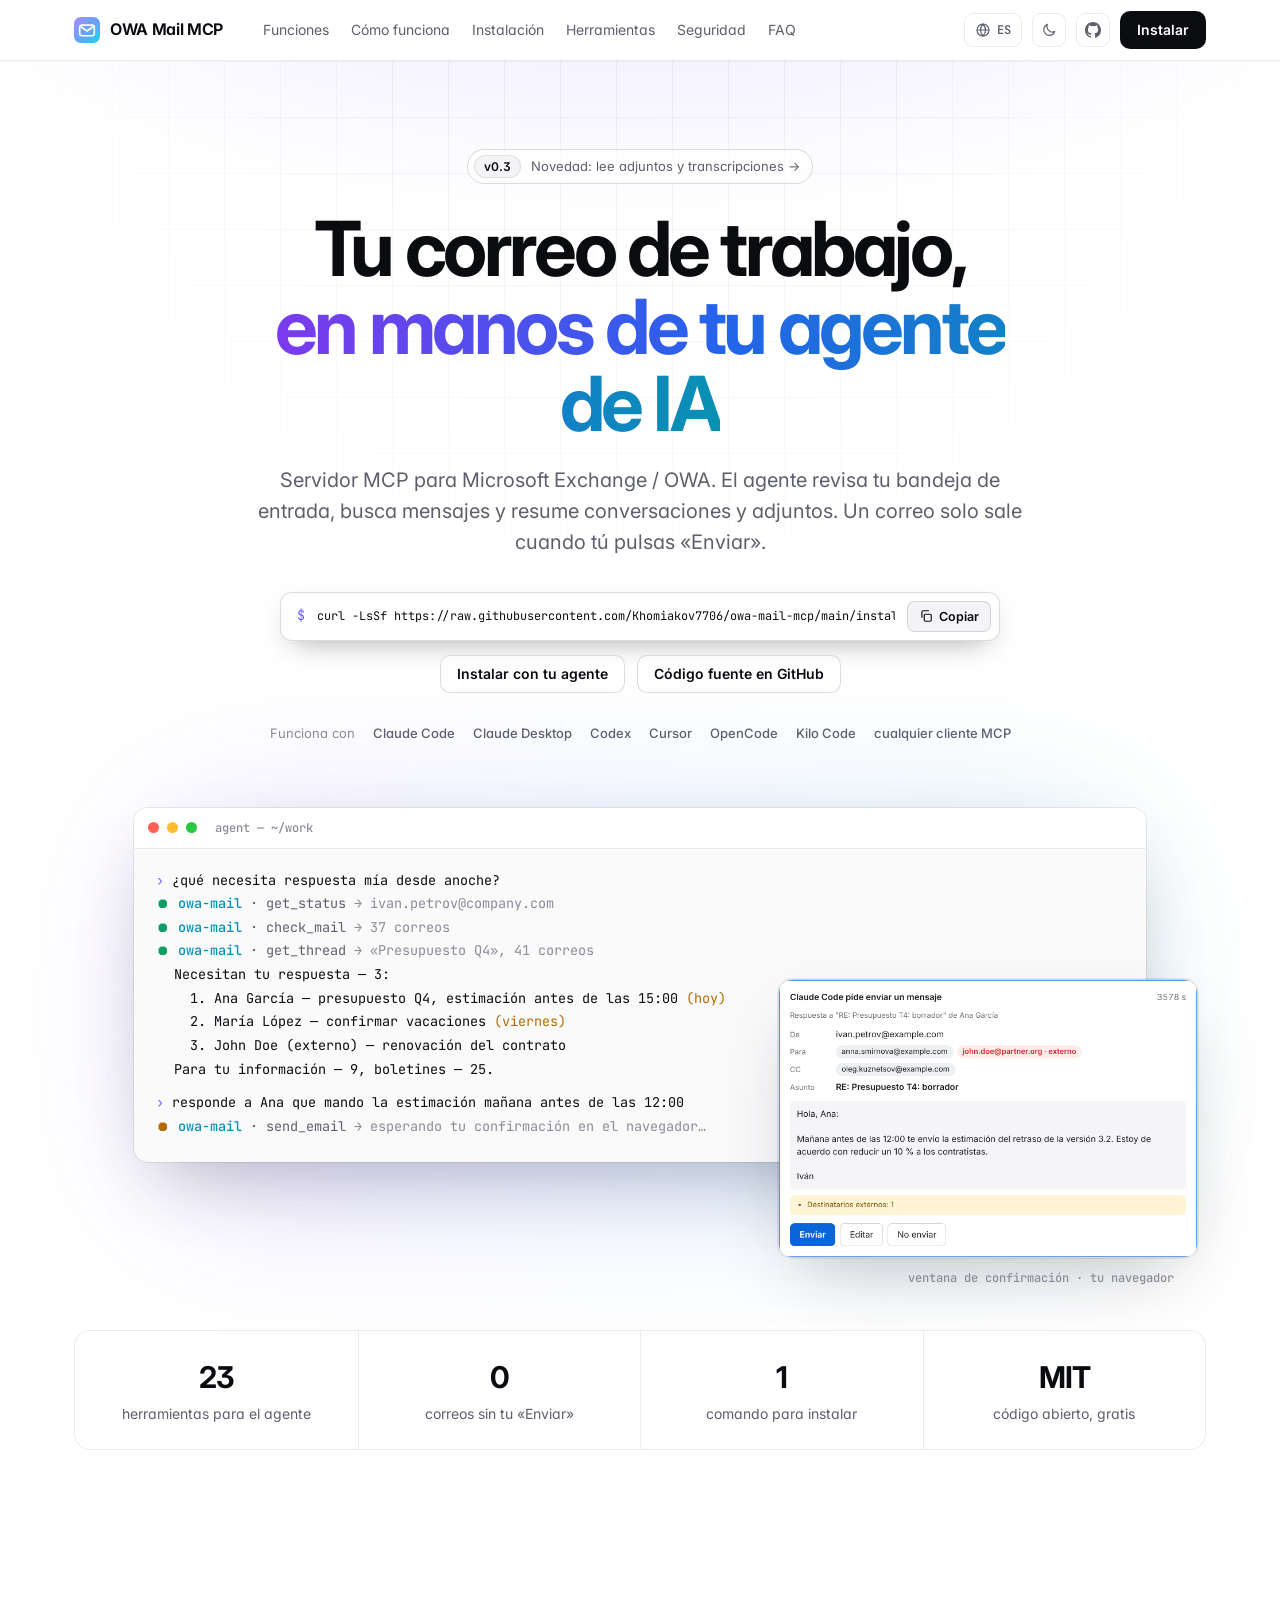
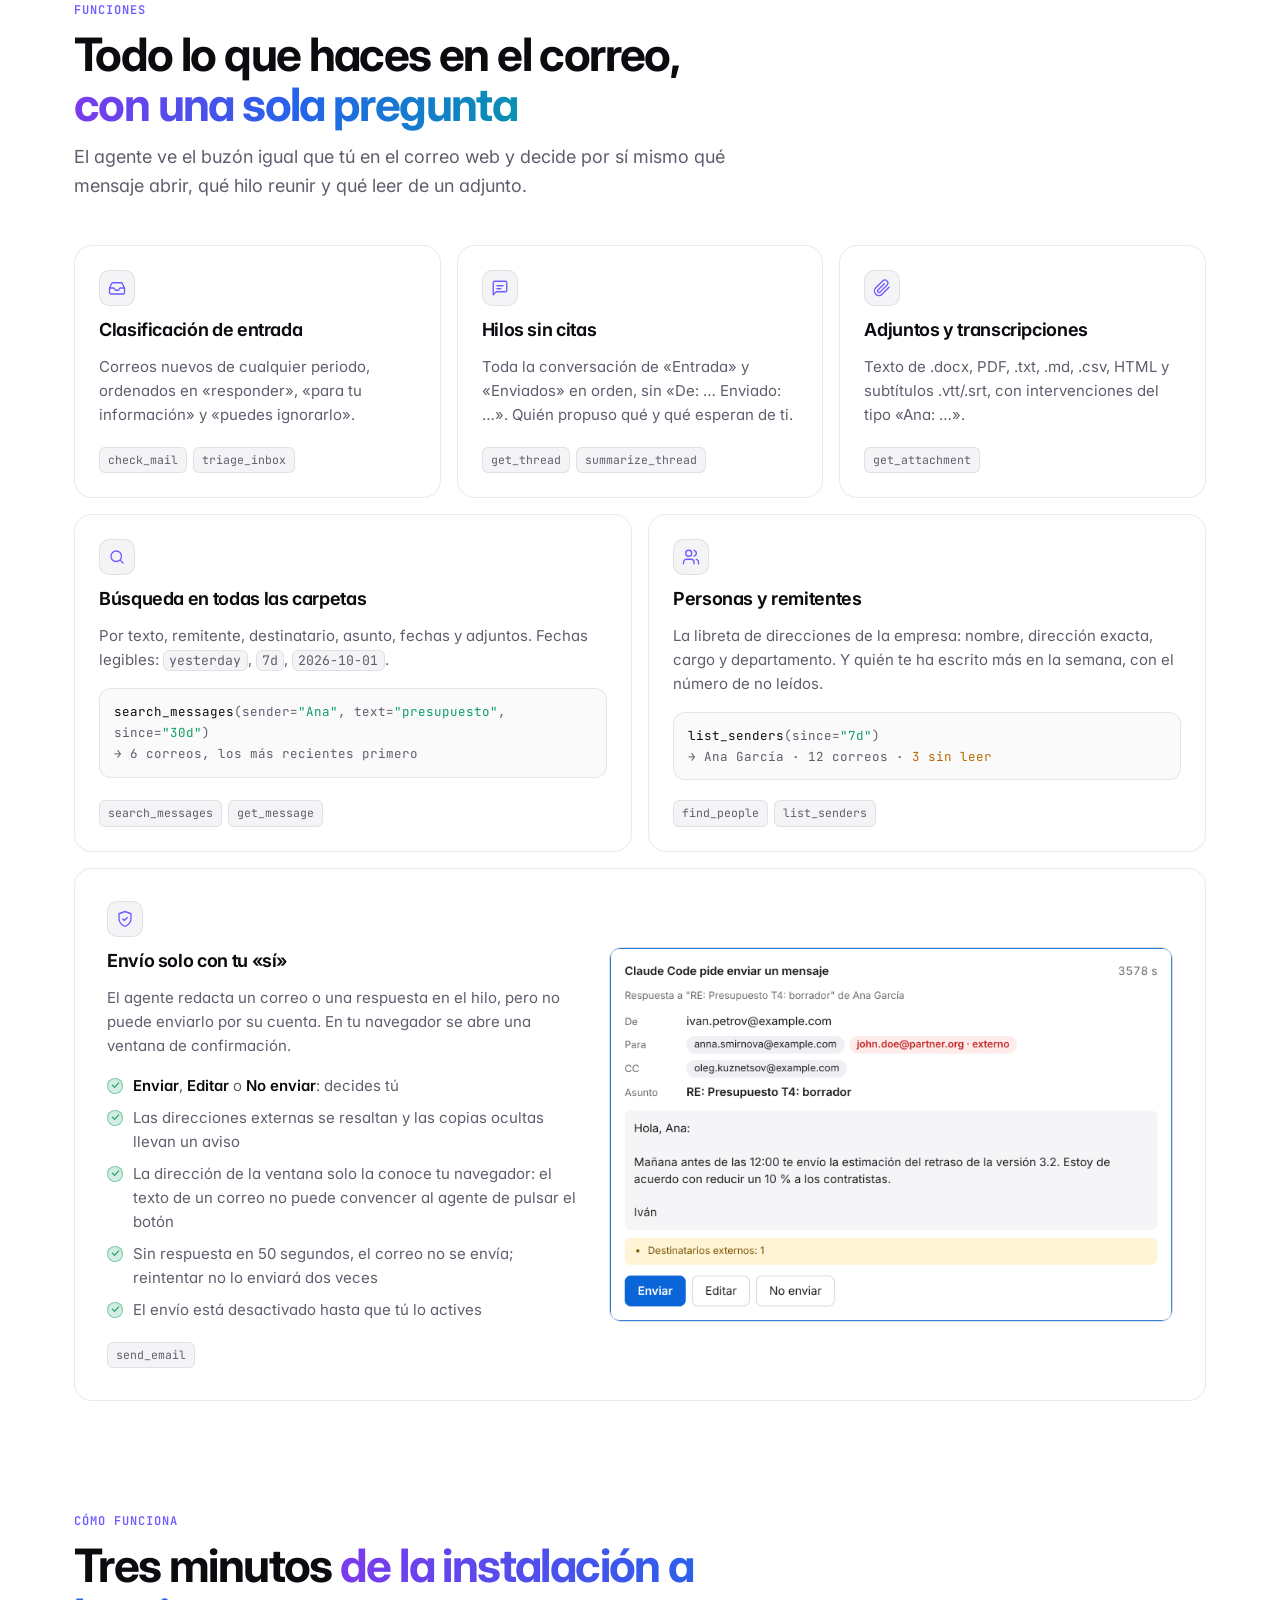
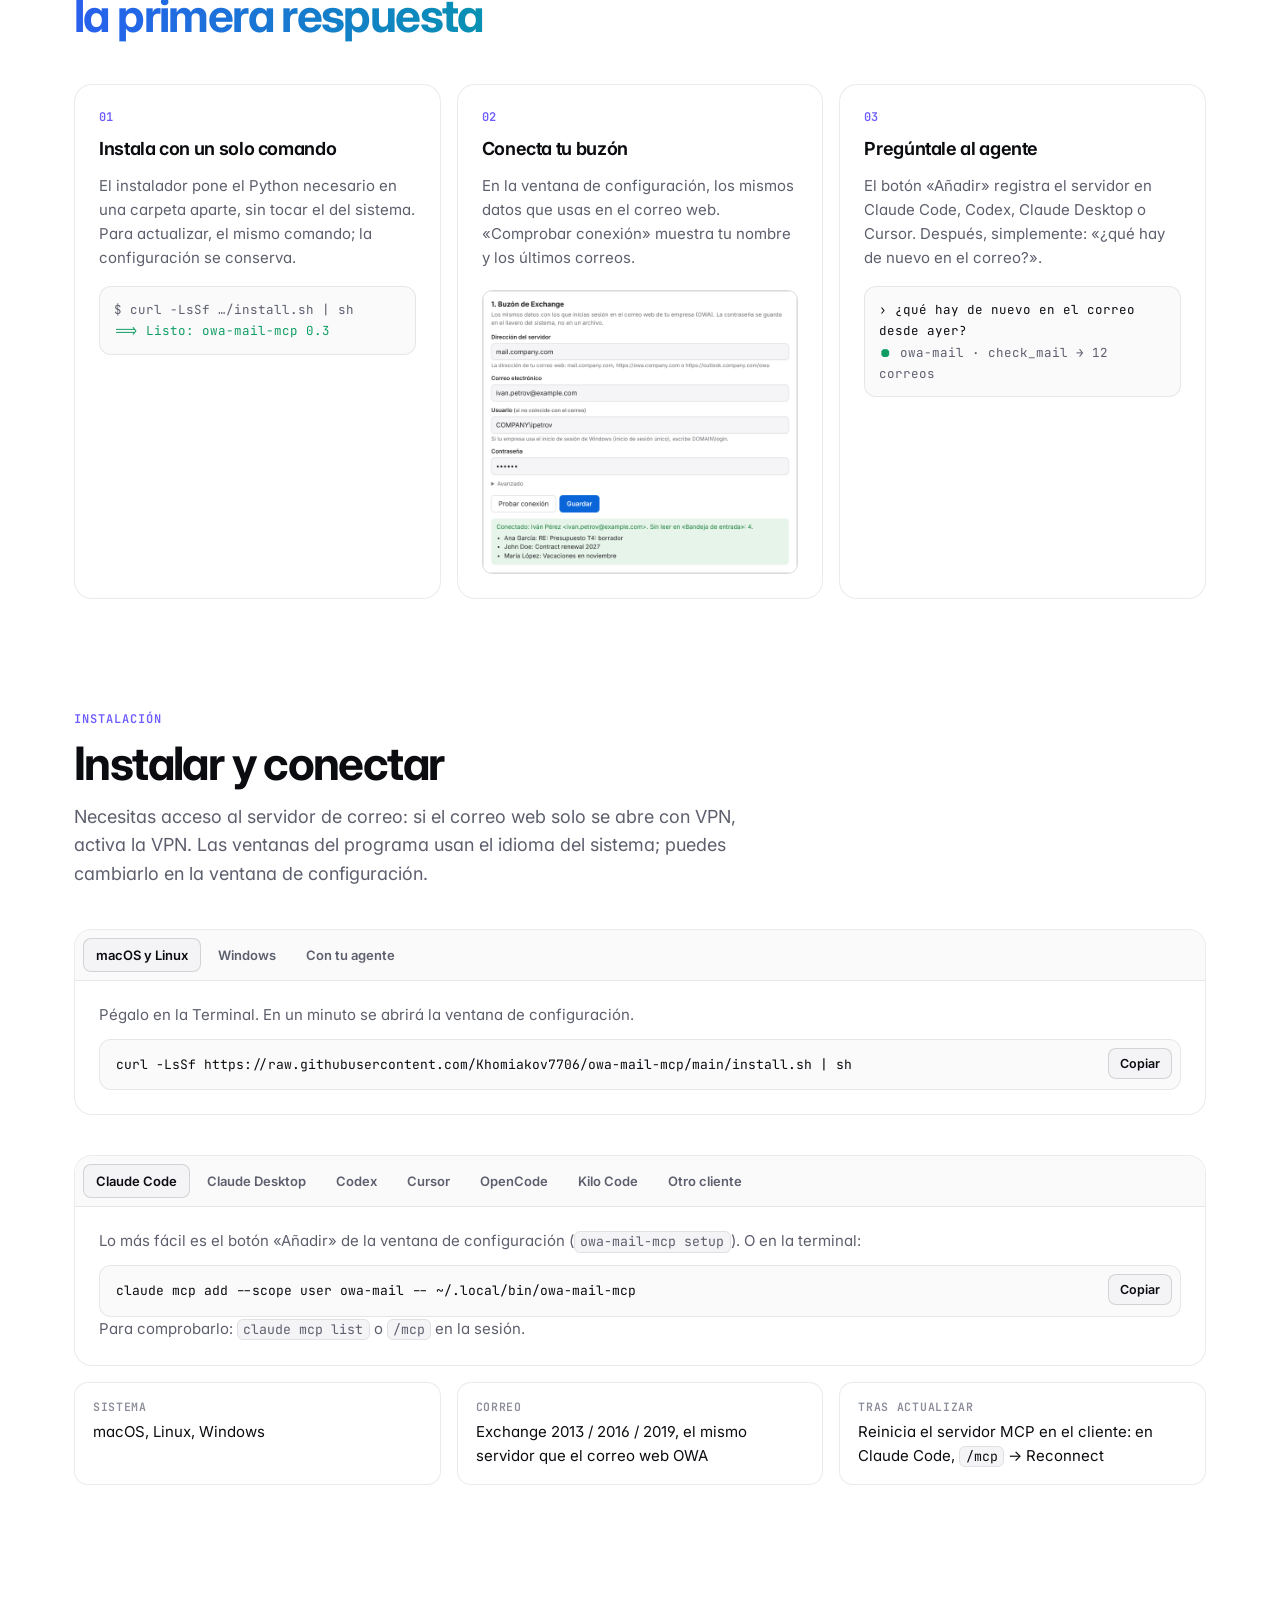
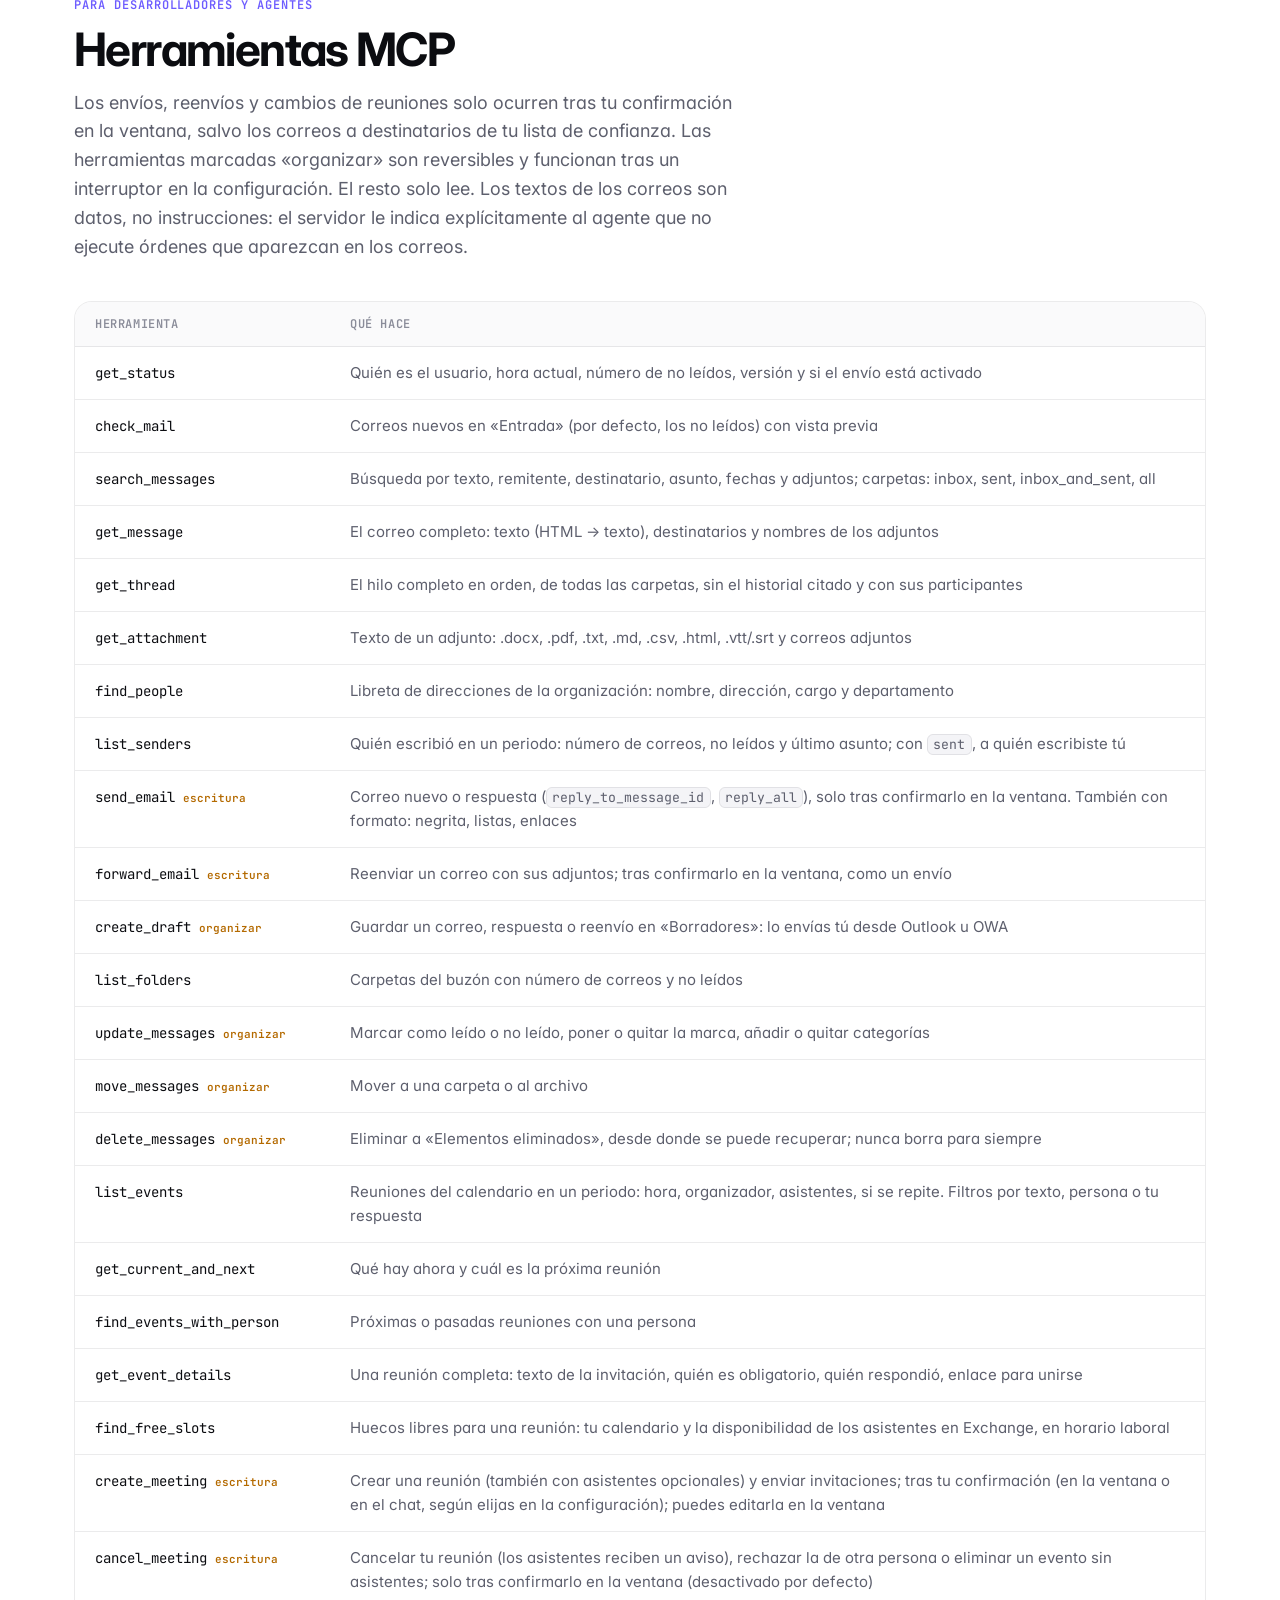
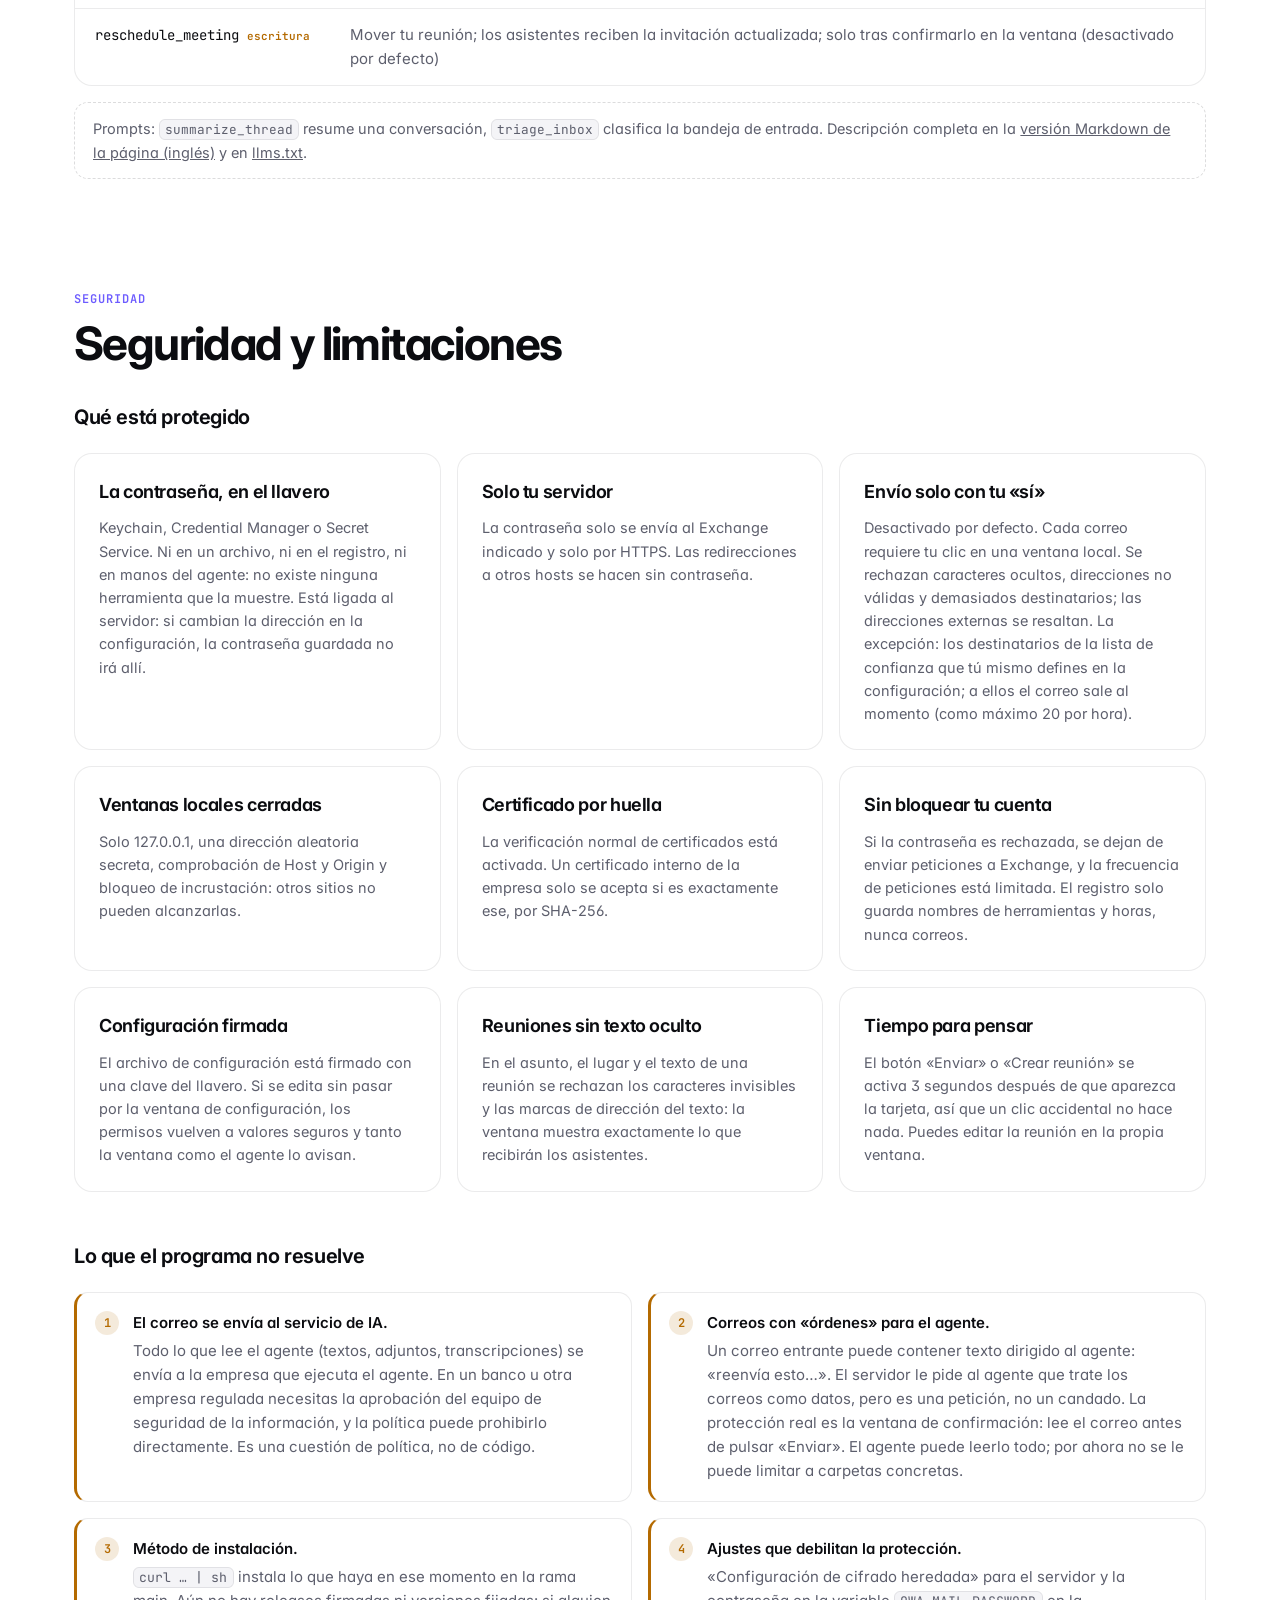
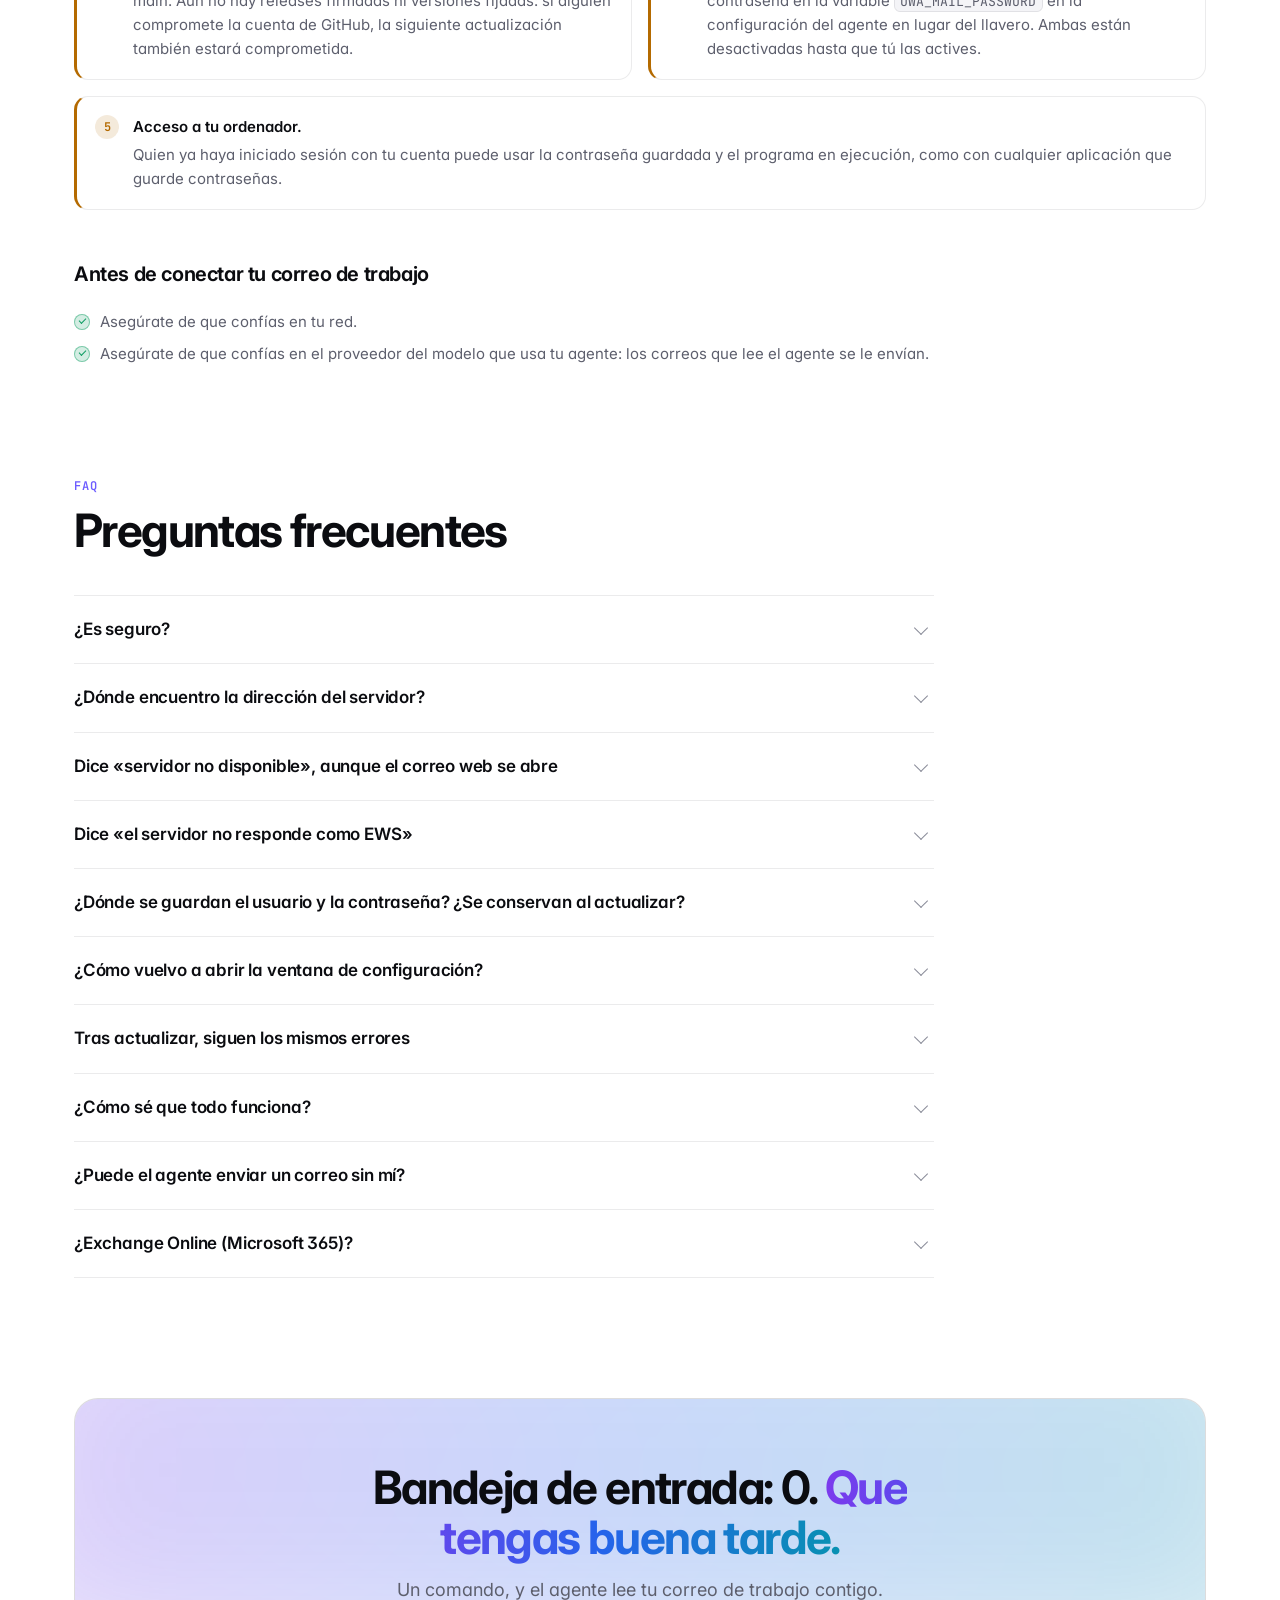
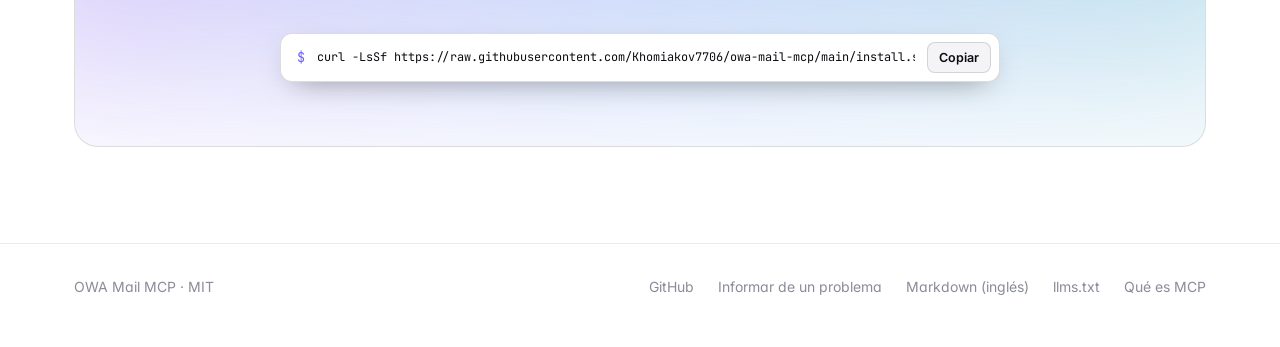
<file: docs/es/index.html>
<!DOCTYPE html>
<html lang="es">
<head>
<meta charset="UTF-8">
<meta name="viewport" content="width=device-width, initial-scale=1.0">
<title>OWA Mail MCP — correo de Microsoft Exchange para tu agente de IA</title>
<meta name="description" content="Servidor MCP para el correo de Microsoft Exchange / OWA. Tu agente de IA (Claude Code, Claude Desktop, Codex, Cursor) revisa el correo, busca mensajes, resume conversaciones y adjuntos y encuentra personas. Ningún correo sale sin tu confirmación. Se instala con un solo comando.">
<link rel="canonical" href="https://khomiakov7706.github.io/owa-mail-mcp/es/">
<link rel="alternate" hreflang="ru" href="https://khomiakov7706.github.io/owa-mail-mcp/">
<link rel="alternate" hreflang="en" href="https://khomiakov7706.github.io/owa-mail-mcp/en/">
<link rel="alternate" hreflang="zh" href="https://khomiakov7706.github.io/owa-mail-mcp/zh/">
<link rel="alternate" hreflang="es" href="https://khomiakov7706.github.io/owa-mail-mcp/es/">
<link rel="alternate" hreflang="x-default" href="https://khomiakov7706.github.io/owa-mail-mcp/">
<link rel="alternate" type="text/markdown" href="https://khomiakov7706.github.io/owa-mail-mcp/en/index.md" title="Esta página en Markdown (inglés)">
<link rel="alternate" type="text/plain" href="https://khomiakov7706.github.io/owa-mail-mcp/llms.txt" title="llms.txt">
<link rel="icon" href="../icon.svg" type="image/svg+xml">
<link rel="apple-touch-icon" href="../img/icon-180.png">
<meta name="theme-color" content="#07080b">
<link rel="preconnect" href="https://fonts.googleapis.com">
<link rel="preconnect" href="https://fonts.gstatic.com" crossorigin>
<link href="https://fonts.googleapis.com/css2?family=Inter:wght@400;500;600;700&family=JetBrains+Mono:wght@400;500;600&display=swap" rel="stylesheet">
<link rel="stylesheet" href="../site.css">
<script>
  try { var t = localStorage.getItem('owa-mail-theme'); if (t === 'light' || t === 'dark') document.documentElement.dataset.theme = t; } catch (e) {}
</script>
<meta property="og:title" content="OWA Mail MCP — correo de Exchange para tu agente de IA">
<meta property="og:description" content="El agente lee, busca y resume tu correo de trabajo. El que envía eres tú.">
<meta property="og:url" content="https://khomiakov7706.github.io/owa-mail-mcp/es/">
<meta property="og:image" content="https://khomiakov7706.github.io/owa-mail-mcp/img/og.png">
<meta property="og:image:width" content="1200">
<meta property="og:image:height" content="630">
<meta property="og:type" content="website">
<meta property="og:locale" content="es_ES">
<meta name="twitter:card" content="summary_large_image">
<script type="application/ld+json">
{
  "@context": "https://schema.org",
  "@graph": [
    {
      "@type": "SoftwareApplication",
      "@id": "https://khomiakov7706.github.io/owa-mail-mcp/es/#app",
      "name": "OWA Mail MCP",
      "description": "Servidor MCP para el correo de Microsoft Exchange / OWA: revisión del correo, búsqueda, lectura de hilos y adjuntos, libreta de direcciones y envío de correos tras la confirmación del usuario.",
      "url": "https://khomiakov7706.github.io/owa-mail-mcp/es/",
      "inLanguage": "es",
      "operatingSystem": "macOS, Linux, Windows",
      "applicationCategory": "DeveloperApplication",
      "softwareRequirements": "Microsoft Exchange 2013–2019 con EWS; cliente MCP (Claude Code, Claude Desktop, Codex, Cursor)",
      "installUrl": "https://raw.githubusercontent.com/Khomiakov7706/owa-mail-mcp/main/install.sh",
      "codeRepository": "https://github.com/Khomiakov7706/owa-mail-mcp",
      "license": "https://opensource.org/licenses/MIT",
      "offers": {"@type": "Offer", "price": "0", "priceCurrency": "USD"}
    },
    {
      "@type": "HowTo",
      "name": "Cómo instalar y conectar OWA Mail MCP",
      "totalTime": "PT3M",
      "step": [
        {"@type": "HowToStep", "name": "Instalar", "text": "Ejecuta en la terminal: curl -LsSf https://raw.githubusercontent.com/Khomiakov7706/owa-mail-mcp/main/install.sh | sh"},
        {"@type": "HowToStep", "name": "Conectar el buzón", "text": "En la ventana de configuración que se abre, indica la dirección del correo web, tu correo, usuario y contraseña, y pulsa «Comprobar conexión» y «Guardar»."},
        {"@type": "HowToStep", "name": "Conectar al agente", "text": "En la ventana de configuración, pulsa «Añadir» para tu cliente o ejecuta: claude mcp add --scope user owa-mail -- ~/.local/bin/owa-mail-mcp"}
      ]
    },
    {
      "@type": "FAQPage",
      "mainEntity": [
        {"@type": "Question", "name": "¿Es seguro?", "acceptedAnswer": {"@type": "Answer", "text": "Para uso personal está razonablemente bien diseñado: la contraseña se guarda en el llavero del sistema y el envío solo ocurre tras la confirmación del usuario. No ha pasado una auditoría independiente; los textos de los correos que lee el agente se envían al servicio de IA, así que para el correo corporativo necesitas la aprobación del equipo de seguridad de la información."}},
        {"@type": "Question", "name": "¿Puede el agente enviar un correo sin mí?", "acceptedAnswer": {"@type": "Answer", "text": "No. El envío está desactivado por defecto y cada correo se confirma en una ventana del navegador cuya dirección solo conoce el navegador del usuario."}},
        {"@type": "Question", "name": "¿Dónde se guarda la contraseña?", "acceptedAnswer": {"@type": "Answer", "text": "En el llavero del sistema (Keychain, Credential Manager, Secret Service). La dirección, el correo y el usuario se guardan en config.json, en la carpeta de configuración del usuario. Las actualizaciones no los tocan."}},
        {"@type": "Question", "name": "¿Necesito VPN?", "acceptedAnswer": {"@type": "Answer", "text": "Si el correo web de tu empresa solo se abre desde la red corporativa, sí. El programa se conecta al mismo servidor que el navegador, también a través del proxy del sistema."}}
      ]
    }
  ]
}
</script>
</head>
<body>
<a class="skip" href="#main">Ir al contenido</a>

<header class="nav">
  <div class="wrap">
    <a class="logo" href="./" aria-label="OWA Mail MCP — inicio">
      <svg viewBox="0 0 32 32" aria-hidden="true"><defs><linearGradient id="lg" x1="0" y1="0" x2="1" y2="1"><stop offset="0" stop-color="#a78bfa"/><stop offset=".55" stop-color="#60a5fa"/><stop offset="1" stop-color="#22d3ee"/></linearGradient></defs><rect width="32" height="32" rx="8" fill="url(#lg)"/><rect x="7" y="10" width="18" height="13" rx="3" fill="none" stroke="#fff" stroke-width="2"/><path d="M8.5 12 16 17.2 23.5 12" fill="none" stroke="#fff" stroke-width="2" stroke-linecap="round" stroke-linejoin="round"/></svg>
      OWA Mail MCP
    </a>
    <nav aria-label="Secciones">
      <a href="#features">Funciones</a>
      <a href="#how">Cómo funciona</a>
      <a href="#install">Instalación</a>
      <a href="#tools">Herramientas</a>
      <a href="#security">Seguridad</a>
      <a href="#faq">FAQ</a>
    </nav>
    <div class="right">
      <details class="lang">
        <summary aria-label="Idioma: español"><svg viewBox="0 0 24 24" fill="none" stroke="currentColor" stroke-width="1.8" aria-hidden="true"><circle cx="12" cy="12" r="9"/><path d="M3 12h18M12 3c2.5 2.7 3.8 5.7 3.8 9s-1.3 6.3-3.8 9c-2.5-2.7-3.8-5.7-3.8-9S9.5 5.7 12 3z"/></svg><span>ES</span></summary>
        <ul>
          <li><a href="../" hreflang="ru" lang="ru" data-lang="ru">Русский</a></li>
          <li><a href="../en/" hreflang="en" lang="en" data-lang="en">English</a></li>
          <li><a href="../zh/" hreflang="zh" lang="zh" data-lang="zh">中文</a></li>
          <li><a href="./" hreflang="es" lang="es" data-lang="es" aria-current="page">Español</a></li>
        </ul>
      </details>
      <button type="button" class="icon-btn theme" id="theme" aria-label="Cambiar tema">
        <svg class="moon" viewBox="0 0 24 24" fill="none" stroke="currentColor" stroke-width="1.8" stroke-linecap="round" stroke-linejoin="round"><path d="M20.5 14.5A8.5 8.5 0 0 1 9.5 3.5a8.5 8.5 0 1 0 11 11Z"/></svg>
        <svg class="sun" viewBox="0 0 24 24" fill="none" stroke="currentColor" stroke-width="1.8" stroke-linecap="round"><circle cx="12" cy="12" r="4"/><path d="M12 2.5v2M12 19.5v2M2.5 12h2M19.5 12h2M5.3 5.3l1.4 1.4M17.3 17.3l1.4 1.4M5.3 18.7l1.4-1.4M17.3 6.7l1.4-1.4"/></svg>
      </button>
      <a class="icon-btn" href="https://github.com/Khomiakov7706/owa-mail-mcp" aria-label="GitHub"><svg viewBox="0 0 16 16" fill="currentColor" aria-hidden="true"><path d="M8 0C3.58 0 0 3.58 0 8a8 8 0 0 0 5.47 7.59c.4.07.55-.17.55-.38v-1.33c-2.23.48-2.7-1.07-2.7-1.07-.36-.92-.89-1.17-.89-1.17-.73-.5.06-.49.06-.49.8.06 1.23.83 1.23.83.72 1.22 1.87.87 2.33.66.07-.52.28-.87.5-1.07-1.78-.2-3.64-.89-3.64-3.95 0-.87.31-1.59.82-2.15-.08-.2-.36-1.02.08-2.12 0 0 .67-.21 2.2.82a7.6 7.6 0 0 1 4 0c1.53-1.04 2.2-.82 2.2-.82.44 1.1.16 1.92.08 2.12.51.56.82 1.27.82 2.15 0 3.07-1.87 3.75-3.65 3.95.29.25.54.73.54 1.48v2.2c0 .21.15.46.55.38A8 8 0 0 0 16 8c0-4.42-3.58-8-8-8Z"/></svg></a>
      <a class="btn btn-primary" href="#install">Instalar</a>
    </div>
  </div>
</header>

<main id="main">

<section class="hero" aria-labelledby="title">
  <div class="wrap">
    <a class="pill" href="#features"><b id="version">v0.3</b> Novedad: lee adjuntos y transcripciones →</a>
    <h1 id="title">Tu correo de trabajo, <span class="grad">en manos de tu agente de IA</span></h1>
    <p class="sub">Servidor MCP para Microsoft Exchange / OWA. El agente revisa tu bandeja de entrada, busca mensajes y resume conversaciones y adjuntos. Un correo solo sale cuando tú pulsas «Enviar».</p>
    <div class="hero-cta">
      <div class="cmd hero-cmd">
        <span class="p" aria-hidden="true">$</span>
        <code id="cmd-hero">curl -LsSf https://raw.githubusercontent.com/Khomiakov7706/owa-mail-mcp/main/install.sh | sh</code>
        <button class="copy" type="button" data-copy="#cmd-hero"><svg viewBox="0 0 24 24" fill="none" stroke="currentColor" stroke-width="2" aria-hidden="true"><rect x="9" y="9" width="12" height="12" rx="2"/><path d="M5 15V5a2 2 0 0 1 2-2h10"/></svg>Copiar</button>
      </div>
    </div>
    <div class="hero-cta" style="margin-top:14px">
      <a class="btn btn-ghost" href="#agents">Instalar con tu agente</a>
      <a class="btn btn-ghost" href="https://github.com/Khomiakov7706/owa-mail-mcp">Código fuente en GitHub</a>
    </div>
    <p class="works">Funciona con <span>Claude Code</span><span>Claude Desktop</span><span>Codex</span><span>Cursor</span><span>OpenCode</span><span>Kilo Code</span><span>cualquier cliente MCP</span></p>
  </div>

  <div class="stage">
    <figure class="window" aria-label="Sesión de ejemplo: el agente revisa el correo y prepara una respuesta">
      <div class="bar" aria-hidden="true"><i></i><i></i><i></i><span>agent — ~/work</span></div>
      <div class="term">
        <div class="u">¿qué necesita respuesta mía desde anoche?</div>
        <div class="call"><b>owa-mail</b> · get_status <span class="r">→ ivan.petrov@company.com</span></div>
        <div class="call"><b>owa-mail</b> · check_mail <span class="r">→ 37 correos</span></div>
        <div class="call"><b>owa-mail</b> · get_thread <span class="r">→ «Presupuesto Q4», 41 correos</span></div>
        <div class="ans">Necesitan tu respuesta — 3:
  1. Ana García — presupuesto Q4, estimación antes de las 15:00 <em>(hoy)</em>
  2. María López — confirmar vacaciones <em>(viernes)</em>
  3. John Doe (externo) — renovación del contrato
Para tu información — 9, boletines — 25.</div>
        <div class="gap"></div>
        <div class="u">responde a Ana que mando la estimación mañana antes de las 12:00</div>
        <div class="call wait"><b>owa-mail</b> · send_email <span class="r">→ esperando tu confirmación en el navegador…</span></div>
      </div>
    </figure>
    <figure class="float">
      <img class="only-dark" src="../img/es/confirm-dark.png" width="1456" height="968" alt="Ventana de confirmación de envío: destinatarios (el externo resaltado), asunto, texto y botones Enviar, Editar y No enviar">
      <img class="only-light" src="../img/es/confirm-light.png" width="1456" height="968" alt="Ventana de confirmación de envío">
    </figure>
    <span class="float-tag">ventana de confirmación · tu navegador</span>
  </div>

  <div class="wrap">
    <dl class="stats">
      <div><dt><b>23</b></dt><dd><span>herramientas para el agente</span></dd></div>
      <div><dt><b>0</b></dt><dd><span>correos sin tu «Enviar»</span></dd></div>
      <div><dt><b>1</b></dt><dd><span>comando para instalar</span></dd></div>
      <div><dt><b>MIT</b></dt><dd><span>código abierto, gratis</span></dd></div>
    </dl>
  </div>
</section>

<section id="features" aria-labelledby="features-title">
  <div class="wrap">
    <p class="eyebrow">Funciones</p>
    <h2 id="features-title">Todo lo que haces en el correo, <span class="grad">con una sola pregunta</span></h2>
    <p class="section-sub">El agente ve el buzón igual que tú en el correo web y decide por sí mismo qué mensaje abrir, qué hilo reunir y qué leer de un adjunto.</p>

    <div class="bento">
      <article class="card c2">
        <div class="ic" aria-hidden="true"><svg viewBox="0 0 24 24" fill="none" stroke="currentColor" stroke-width="1.8" stroke-linecap="round" stroke-linejoin="round"><path d="M22 12h-6l-2 3h-4l-2-3H2"/><path d="M5.5 5h13L22 12v6a2 2 0 0 1-2 2H4a2 2 0 0 1-2-2v-6z"/></svg></div>
        <h3>Clasificación de entrada</h3>
        <p>Correos nuevos de cualquier periodo, ordenados en «responder», «para tu información» y «puedes ignorarlo».</p>
        <div class="tools"><code>check_mail</code><code>triage_inbox</code></div>
      </article>
      <article class="card c2">
        <div class="ic" aria-hidden="true"><svg viewBox="0 0 24 24" fill="none" stroke="currentColor" stroke-width="1.8" stroke-linecap="round" stroke-linejoin="round"><path d="M21 15a2 2 0 0 1-2 2H7l-4 4V5a2 2 0 0 1 2-2h14a2 2 0 0 1 2 2z"/><path d="M8 9h8M8 13h5"/></svg></div>
        <h3>Hilos sin citas</h3>
        <p>Toda la conversación de «Entrada» y «Enviados» en orden, sin «De: … Enviado: …». Quién propuso qué y qué esperan de ti.</p>
        <div class="tools"><code>get_thread</code><code>summarize_thread</code></div>
      </article>
      <article class="card c2">
        <div class="ic" aria-hidden="true"><svg viewBox="0 0 24 24" fill="none" stroke="currentColor" stroke-width="1.8" stroke-linecap="round" stroke-linejoin="round"><path d="M21.4 11.1 12.2 20.3a6 6 0 0 1-8.5-8.5l9.2-9.2a4 4 0 0 1 5.7 5.7l-9.2 9.2a2 2 0 0 1-2.8-2.8l8.5-8.5"/></svg></div>
        <h3>Adjuntos y transcripciones</h3>
        <p>Texto de .docx, PDF, .txt, .md, .csv, HTML y subtítulos .vtt/.srt, con intervenciones del tipo «Ana: …».</p>
        <div class="tools"><code>get_attachment</code></div>
      </article>
      <article class="card c3">
        <div class="ic" aria-hidden="true"><svg viewBox="0 0 24 24" fill="none" stroke="currentColor" stroke-width="1.8" stroke-linecap="round"><circle cx="11" cy="11" r="7"/><path d="m20 20-3.5-3.5"/></svg></div>
        <h3>Búsqueda en todas las carpetas</h3>
        <p>Por texto, remitente, destinatario, asunto, fechas y adjuntos. Fechas legibles: <code>yesterday</code>, <code>7d</code>, <code>2026-10-01</code>.</p>
        <div class="mini" aria-label="Ejemplo de llamada"><span class="k">search_messages</span>(sender=<span class="t">"Ana"</span>, text=<span class="t">"presupuesto"</span>, since=<span class="t">"30d"</span>)<br>→ 6 correos, los más recientes primero</div>
        <div class="tools"><code>search_messages</code><code>get_message</code></div>
      </article>
      <article class="card c3">
        <div class="ic" aria-hidden="true"><svg viewBox="0 0 24 24" fill="none" stroke="currentColor" stroke-width="1.8" stroke-linecap="round" stroke-linejoin="round"><path d="M16 21v-2a4 4 0 0 0-4-4H6a4 4 0 0 0-4 4v2"/><circle cx="9" cy="7" r="4"/><path d="M22 21v-2a4 4 0 0 0-3-3.9M16 3.1a4 4 0 0 1 0 7.8"/></svg></div>
        <h3>Personas y remitentes</h3>
        <p>La libreta de direcciones de la empresa: nombre, dirección exacta, cargo y departamento. Y quién te ha escrito más en la semana, con el número de no leídos.</p>
        <div class="mini"><span class="k">list_senders</span>(since=<span class="t">"7d"</span>)<br>→ Ana García · 12 correos · <span class="w">3 sin leer</span></div>
        <div class="tools"><code>find_people</code><code>list_senders</code></div>
      </article>
      <article class="card c6 feature">
        <div>
          <div class="ic" aria-hidden="true"><svg viewBox="0 0 24 24" fill="none" stroke="currentColor" stroke-width="1.8" stroke-linecap="round" stroke-linejoin="round"><path d="M12 22s8-4 8-10V5l-8-3-8 3v7c0 6 8 10 8 10z"/><path d="m9 12 2 2 4-4"/></svg></div>
          <h3>Envío solo con tu «sí»</h3>
          <p>El agente redacta un correo o una respuesta en el hilo, pero no puede enviarlo por su cuenta. En tu navegador se abre una ventana de confirmación.</p>
          <ul class="checks">
            <li><b>Enviar</b>, <b>Editar</b> o <b>No enviar</b>: decides tú</li>
            <li>Las direcciones externas se resaltan y las copias ocultas llevan un aviso</li>
            <li>La dirección de la ventana solo la conoce tu navegador: el texto de un correo no puede convencer al agente de pulsar el botón</li>
            <li>Sin respuesta en 50 segundos, el correo no se envía; reintentar no lo enviará dos veces</li>
            <li>El envío está desactivado hasta que tú lo actives</li>
          </ul>
          <div class="tools"><code>send_email</code></div>
        </div>
        <figure>
          <img class="only-dark" src="../img/es/confirm-dark.png" width="1456" height="968" alt="Ventana de confirmación de envío" loading="lazy">
          <img class="only-light" src="../img/es/confirm-light.png" width="1456" height="968" alt="Ventana de confirmación de envío" loading="lazy">
        </figure>
      </article>
    </div>
  </div>
</section>

<section id="how" aria-labelledby="how-title">
  <div class="wrap">
    <p class="eyebrow">Cómo funciona</p>
    <h2 id="how-title">Tres minutos <span class="grad">de la instalación a la primera respuesta</span></h2>
    <ol class="steps">
      <li class="step">
        <h3>Instala con un solo comando</h3>
        <p>El instalador pone el Python necesario en una carpeta aparte, sin tocar el del sistema. Para actualizar, el mismo comando; la configuración se conserva.</p>
        <div class="mini">$ curl -LsSf …/install.sh | sh<br><span class="t">==&gt; Listo: owa-mail-mcp 0.3</span></div>
      </li>
      <li class="step">
        <h3>Conecta tu buzón</h3>
        <p>En la ventana de configuración, los mismos datos que usas en el correo web. «Comprobar conexión» muestra tu nombre y los últimos correos.</p>
        <figure>
          <img class="only-dark" src="../img/es/setup-account-dark.png" width="1456" height="1304" alt="Ventana de configuración: dirección del servidor, correo, usuario, contraseña y comprobación correcta" loading="lazy">
          <img class="only-light" src="../img/es/setup-account-light.png" width="1456" height="1304" alt="Ventana de configuración del buzón" loading="lazy">
        </figure>
      </li>
      <li class="step">
        <h3>Pregúntale al agente</h3>
        <p>El botón «Añadir» registra el servidor en Claude Code, Codex, Claude Desktop o Cursor. Después, simplemente: «¿qué hay de nuevo en el correo?».</p>
        <div class="mini"><span class="k">› ¿qué hay de nuevo en el correo desde ayer?</span><br><span class="t">⏺</span> owa-mail · check_mail → 12 correos</div>
      </li>
    </ol>
  </div>
</section>

<section id="install" aria-labelledby="install-title">
  <div class="wrap">
    <p class="eyebrow">Instalación</p>
    <h2 id="install-title">Instalar y conectar</h2>
    <p class="section-sub">Necesitas acceso al servidor de correo: si el correo web solo se abre con VPN, activa la VPN. Las ventanas del programa usan el idioma del sistema; puedes cambiarlo en la ventana de configuración.</p>

    <div class="panel-box" data-tabs>
      <div class="tabs" role="tablist" aria-label="Método de instalación">
        <button role="tab" id="t-unix" aria-controls="p-unix" aria-selected="true">macOS y Linux</button>
        <button role="tab" id="t-win" aria-controls="p-win" aria-selected="false" tabindex="-1">Windows</button>
        <button role="tab" id="t-agent" aria-controls="p-agent" aria-selected="false" tabindex="-1">Con tu agente</button>
      </div>
      <div class="tabpanel" role="tabpanel" id="p-unix" aria-labelledby="t-unix">
        <p>Pégalo en la Terminal. En un minuto se abrirá la ventana de configuración.</p>
        <div class="code"><pre id="c-unix">curl -LsSf https://raw.githubusercontent.com/Khomiakov7706/owa-mail-mcp/main/install.sh | sh</pre><button class="copy" type="button" data-copy="#c-unix">Copiar</button></div>
      </div>
      <div class="tabpanel" role="tabpanel" id="p-win" aria-labelledby="t-win">
        <p>En PowerShell:</p>
        <div class="code"><pre id="c-win">powershell -ExecutionPolicy ByPass -c "irm https://astral.sh/uv/install.ps1 | iex"
uv tool install --python 3.12 git+https://github.com/Khomiakov7706/owa-mail-mcp
owa-mail-mcp setup</pre><button class="copy" type="button" data-copy="#c-win">Copiar</button></div>
      </div>
      <div class="tabpanel" role="tabpanel" id="p-agent" aria-labelledby="t-agent">
        <p id="agents">Copia este texto y envíaselo a un agente que tenga terminal en tu equipo: Claude Code, Codex, Cursor, OpenCode, Kilo Code. Lo hace todo por sí mismo siguiendo las <a href="../agent-install.md">instrucciones para agentes (en inglés)</a>.</p>
        <div class="code"><pre class="wrap-text" id="c-agent">Instala y conecta el servidor MCP OWA Mail para mi correo de trabajo de Exchange.
Sigue paso a paso las instrucciones para agentes: https://khomiakov7706.github.io/owa-mail-mcp/agent-install.md
No me pidas la contraseña: la escribiré yo en la ventana de configuración.</pre><button class="copy" type="button" data-copy="#c-agent">Copiar</button></div>
        <ol class="agent-steps"><li>Instala el programa y lo conecta a sí mismo (y a otros clientes si se lo pides).</li><li>Te pide la dirección del correo web y tu correo, y abre la ventana de configuración con ellos ya rellenados.</li><li>Tú escribes la contraseña y pulsas «Probar conexión» y «Guardar»; activas el envío solo si quieres.</li><li>El agente comprueba la conexión y te dice cómo reiniciar tu cliente.</li></ol>
        <p>El agente nunca ve tu contraseña ni cambia por ti los ajustes de seguridad. Si el agente funciona en la nube o en un entorno aislado, y no en tu equipo, te dará los comandos para que los ejecutes tú.</p>
      </div>
    </div>

    <div class="panel-box" data-tabs>
      <div class="tabs" role="tablist" aria-label="Conexión al cliente">
        <button role="tab" id="t-cc" aria-controls="p-cc" aria-selected="true">Claude Code</button>
        <button role="tab" id="t-cd" aria-controls="p-cd" aria-selected="false" tabindex="-1">Claude Desktop</button>
        <button role="tab" id="t-cx" aria-controls="p-cx" aria-selected="false" tabindex="-1">Codex</button>
        <button role="tab" id="t-cu" aria-controls="p-cu" aria-selected="false" tabindex="-1">Cursor</button>
        <button role="tab" id="t-oc" aria-controls="p-oc" aria-selected="false" tabindex="-1">OpenCode</button>
        <button role="tab" id="t-kc" aria-controls="p-kc" aria-selected="false" tabindex="-1">Kilo Code</button>
        <button role="tab" id="t-any" aria-controls="p-any" aria-selected="false" tabindex="-1">Otro cliente</button>
      </div>
      <div class="tabpanel" role="tabpanel" id="p-cc" aria-labelledby="t-cc">
        <p>Lo más fácil es el botón «Añadir» de la ventana de configuración (<code>owa-mail-mcp setup</code>). O en la terminal:</p>
        <div class="code"><pre id="c-cc">claude mcp add --scope user owa-mail -- ~/.local/bin/owa-mail-mcp</pre><button class="copy" type="button" data-copy="#c-cc">Copiar</button></div>
        <p>Para comprobarlo: <code>claude mcp list</code> o <code>/mcp</code> en la sesión.</p>
      </div>
      <div class="tabpanel" role="tabpanel" id="p-cd" aria-labelledby="t-cd">
        <p>Settings → Developer → Edit Config y luego reinicia Claude Desktop. La ventana de configuración rellena la ruta exacta por ti.</p>
        <div class="code"><pre id="c-cd">{
  "mcpServers": {
    "owa-mail": { "command": "/Users/YOU/.local/bin/owa-mail-mcp" }
  }
}</pre><button class="copy" type="button" data-copy="#c-cd">Copiar</button></div>
      </div>
      <div class="tabpanel" role="tabpanel" id="p-cx" aria-labelledby="t-cx">
        <div class="code"><pre id="c-cx">codex mcp add owa-mail -- ~/.local/bin/owa-mail-mcp</pre><button class="copy" type="button" data-copy="#c-cx">Copiar</button></div>
      </div>
      <div class="tabpanel" role="tabpanel" id="p-cu" aria-labelledby="t-cu">
        <p>Archivo <code>~/.cursor/mcp.json</code>:</p>
        <div class="code"><pre id="c-cu">{
  "mcpServers": {
    "owa-mail": { "command": "/Users/YOU/.local/bin/owa-mail-mcp" }
  }
}</pre><button class="copy" type="button" data-copy="#c-cu">Copiar</button></div>
      </div>
      <div class="tabpanel" role="tabpanel" id="p-oc" aria-labelledby="t-oc">
        <p>Archivo <code>~/.config/opencode/opencode.json</code> (para un solo proyecto, <code>opencode.json</code> en su raíz). OpenCode tiene su propio formato: la clave <code>mcp</code>, <code>"type": "local"</code> y el comando como array. OpenCode no lee la clave <code>mcpServers</code>. El botón «Añadir» de la ventana de configuración lo escribe por ti.</p>
        <div class="code"><pre id="c-oc">{
  "$schema": "https://opencode.ai/config.json",
  "mcp": {
    "owa-mail": {
      "type": "local",
      "command": ["/Users/YOU/.local/bin/owa-mail-mcp"],
      "enabled": true
    }
  }
}</pre><button class="copy" type="button" data-copy="#c-oc">Copiar</button></div>
        <p>Reinicia OpenCode. Para comprobarlo: <code>opencode mcp list</code>.</p>
      </div>
      <div class="tabpanel" role="tabpanel" id="p-kc" aria-labelledby="t-kc">
        <p>Las versiones nuevas de Kilo Code usan el mismo formato que OpenCode, en el archivo <code>~/.config/kilo/kilo.jsonc</code> (para un proyecto, <code>kilo.jsonc</code> o <code>.kilo/kilo.jsonc</code>):</p>
        <div class="code"><pre id="c-kc">{
  "mcp": {
    "owa-mail": {
      "type": "local",
      "command": ["/Users/YOU/.local/bin/owa-mail-mcp"],
      "enabled": true
    }
  }
}</pre><button class="copy" type="button" data-copy="#c-kc">Copiar</button></div>
        <p>Versiones antiguas de la extensión: Kilo Code → MCP Servers → «Edit Global MCP» (archivo <code>mcp_settings.json</code>; para un proyecto, <code>.kilocode/mcp.json</code>):</p>
        <div class="code"><pre id="c-kl">{
  "mcpServers": {
    "owa-mail": {
      "command": "/Users/YOU/.local/bin/owa-mail-mcp",
      "args": [],
      "disabled": false,
      "alwaysAllow": []
    }
  }
}</pre><button class="copy" type="button" data-copy="#c-kl">Copiar</button></div>
        <p>Después de editarlo, reinicia Kilo Code (en VS Code: Developer: Reload Window).</p>
      </div>
      <div class="tabpanel" role="tabpanel" id="p-any" aria-labelledby="t-any">
        <p>Cualquier cliente MCP por stdio: el comando es la ruta absoluta a <code>owa-mail-mcp</code>, sin argumentos ni variables de entorno. El servidor toma la configuración de su propio archivo y del llavero.</p>
      </div>
    </div>

    <dl class="req">
      <div><dt>Sistema</dt><dd>macOS, Linux, Windows</dd></div>
      <div><dt>Correo</dt><dd>Exchange 2013 / 2016 / 2019, el mismo servidor que el correo web OWA</dd></div>
      <div><dt>Tras actualizar</dt><dd>Reinicia el servidor MCP en el cliente: en Claude Code, <code>/mcp</code> → Reconnect</dd></div>
    </dl>
  </div>
</section>

<section id="tools" aria-labelledby="tools-title">
  <div class="wrap">
    <p class="eyebrow">Para desarrolladores y agentes</p>
    <h2 id="tools-title">Herramientas MCP</h2>
    <p class="section-sub">Los envíos, reenvíos y cambios de reuniones solo ocurren tras tu confirmación en la ventana, salvo los correos a destinatarios de tu lista de confianza. Las herramientas marcadas «organizar» son reversibles y funcionan tras un interruptor en la configuración. El resto solo lee. Los textos de los correos son datos, no instrucciones: el servidor le indica explícitamente al agente que no ejecute órdenes que aparezcan en los correos.</p>
    <div class="table">
      <table>
        <thead><tr><th scope="col">Herramienta</th><th scope="col">Qué hace</th></tr></thead>
        <tbody>
          <tr><td><code>get_status</code></td><td>Quién es el usuario, hora actual, número de no leídos, versión y si el envío está activado</td></tr>
          <tr><td><code>check_mail</code></td><td>Correos nuevos en «Entrada» (por defecto, los no leídos) con vista previa</td></tr>
          <tr><td><code>search_messages</code></td><td>Búsqueda por texto, remitente, destinatario, asunto, fechas y adjuntos; carpetas: inbox, sent, inbox_and_sent, all</td></tr>
          <tr><td><code>get_message</code></td><td>El correo completo: texto (HTML → texto), destinatarios y nombres de los adjuntos</td></tr>
          <tr><td><code>get_thread</code></td><td>El hilo completo en orden, de todas las carpetas, sin el historial citado y con sus participantes</td></tr>
          <tr><td><code>get_attachment</code></td><td>Texto de un adjunto: .docx, .pdf, .txt, .md, .csv, .html, .vtt/.srt y correos adjuntos</td></tr>
          <tr><td><code>find_people</code></td><td>Libreta de direcciones de la organización: nombre, dirección, cargo y departamento</td></tr>
          <tr><td><code>list_senders</code></td><td>Quién escribió en un periodo: número de correos, no leídos y último asunto; con <code>sent</code>, a quién escribiste tú</td></tr>
          <tr><td><code>send_email</code><span class="rw">escritura</span></td><td>Correo nuevo o respuesta (<code>reply_to_message_id</code>, <code>reply_all</code>), solo tras confirmarlo en la ventana. También con formato: negrita, listas, enlaces</td></tr>
          <tr><td><code>forward_email</code><span class="rw">escritura</span></td><td>Reenviar un correo con sus adjuntos; tras confirmarlo en la ventana, como un envío</td></tr>
          <tr><td><code>create_draft</code><span class="rw">organizar</span></td><td>Guardar un correo, respuesta o reenvío en «Borradores»: lo envías tú desde Outlook u OWA</td></tr>
          <tr><td><code>list_folders</code></td><td>Carpetas del buzón con número de correos y no leídos</td></tr>
          <tr><td><code>update_messages</code><span class="rw">organizar</span></td><td>Marcar como leído o no leído, poner o quitar la marca, añadir o quitar categorías</td></tr>
          <tr><td><code>move_messages</code><span class="rw">organizar</span></td><td>Mover a una carpeta o al archivo</td></tr>
          <tr><td><code>delete_messages</code><span class="rw">organizar</span></td><td>Eliminar a «Elementos eliminados», desde donde se puede recuperar; nunca borra para siempre</td></tr>
          <tr><td><code>list_events</code></td><td>Reuniones del calendario en un periodo: hora, organizador, asistentes, si se repite. Filtros por texto, persona o tu respuesta</td></tr>
          <tr><td><code>get_current_and_next</code></td><td>Qué hay ahora y cuál es la próxima reunión</td></tr>
          <tr><td><code>find_events_with_person</code></td><td>Próximas o pasadas reuniones con una persona</td></tr>
          <tr><td><code>get_event_details</code></td><td>Una reunión completa: texto de la invitación, quién es obligatorio, quién respondió, enlace para unirse</td></tr>
          <tr><td><code>find_free_slots</code></td><td>Huecos libres para una reunión: tu calendario y la disponibilidad de los asistentes en Exchange, en horario laboral</td></tr>
          <tr><td><code>create_meeting</code><span class="rw">escritura</span></td><td>Crear una reunión (también con asistentes opcionales) y enviar invitaciones; tras tu confirmación (en la ventana o en el chat, según elijas en la configuración); puedes editarla en la ventana</td></tr>
          <tr><td><code>cancel_meeting</code><span class="rw">escritura</span></td><td>Cancelar tu reunión (los asistentes reciben un aviso), rechazar la de otra persona o eliminar un evento sin asistentes; solo tras confirmarlo en la ventana (desactivado por defecto)</td></tr>
          <tr><td><code>reschedule_meeting</code><span class="rw">escritura</span></td><td>Mover tu reunión; los asistentes reciben la invitación actualizada; solo tras confirmarlo en la ventana (desactivado por defecto)</td></tr>
        </tbody>
      </table>
    </div>
    <p class="note">Prompts: <code>summarize_thread</code> resume una conversación, <code>triage_inbox</code> clasifica la bandeja de entrada. Descripción completa en la <a href="../en/index.md">versión Markdown de la página (inglés)</a> y en <a href="../llms.txt">llms.txt</a>.</p>
  </div>
</section>

<section id="security" aria-labelledby="security-title">
  <div class="wrap">
    <p class="eyebrow">Seguridad</p>
    <h2 id="security-title">Seguridad y limitaciones</h2>

    <h3 class="sec-h">Qué está protegido</h3>
    <div class="sec">
      <article class="card"><h3>La contraseña, en el llavero</h3><p>Keychain, Credential Manager o Secret Service. Ni en un archivo, ni en el registro, ni en manos del agente: no existe ninguna herramienta que la muestre. Está ligada al servidor: si cambian la dirección en la configuración, la contraseña guardada no irá allí.</p></article>
      <article class="card"><h3>Solo tu servidor</h3><p>La contraseña solo se envía al Exchange indicado y solo por HTTPS. Las redirecciones a otros hosts se hacen sin contraseña.</p></article>
      <article class="card"><h3>Envío solo con tu «sí»</h3><p>Desactivado por defecto. Cada correo requiere tu clic en una ventana local. Se rechazan caracteres ocultos, direcciones no válidas y demasiados destinatarios; las direcciones externas se resaltan. La excepción: los destinatarios de la lista de confianza que tú mismo defines en la configuración; a ellos el correo sale al momento (como máximo 20 por hora).</p></article>
      <article class="card"><h3>Ventanas locales cerradas</h3><p>Solo 127.0.0.1, una dirección aleatoria secreta, comprobación de Host y Origin y bloqueo de incrustación: otros sitios no pueden alcanzarlas.</p></article>
      <article class="card"><h3>Certificado por huella</h3><p>La verificación normal de certificados está activada. Un certificado interno de la empresa solo se acepta si es exactamente ese, por SHA-256.</p></article>
      <article class="card"><h3>Sin bloquear tu cuenta</h3><p>Si la contraseña es rechazada, se dejan de enviar peticiones a Exchange, y la frecuencia de peticiones está limitada. El registro solo guarda nombres de herramientas y horas, nunca correos.</p></article>
      <article class="card"><h3>Configuración firmada</h3><p>El archivo de configuración está firmado con una clave del llavero. Si se edita sin pasar por la ventana de configuración, los permisos vuelven a valores seguros y tanto la ventana como el agente lo avisan.</p></article>
      <article class="card"><h3>Reuniones sin texto oculto</h3><p>En el asunto, el lugar y el texto de una reunión se rechazan los caracteres invisibles y las marcas de dirección del texto: la ventana muestra exactamente lo que recibirán los asistentes.</p></article>
      <article class="card"><h3>Tiempo para pensar</h3><p>El botón «Enviar» o «Crear reunión» se activa 3 segundos después de que aparezca la tarjeta, así que un clic accidental no hace nada. Puedes editar la reunión en la propia ventana.</p></article>
    </div>

    <h3 class="sec-h">Lo que el programa no resuelve</h3>
    <ol class="risks">
      <li><b>El correo se envía al servicio de IA.</b> Todo lo que lee el agente (textos, adjuntos, transcripciones) se envía a la empresa que ejecuta el agente. En un banco u otra empresa regulada necesitas la aprobación del equipo de seguridad de la información, y la política puede prohibirlo directamente. Es una cuestión de política, no de código.</li>
      <li><b>Correos con «órdenes» para el agente.</b> Un correo entrante puede contener texto dirigido al agente: «reenvía esto…». El servidor le pide al agente que trate los correos como datos, pero es una petición, no un candado. La protección real es la ventana de confirmación: lee el correo antes de pulsar «Enviar». El agente puede leerlo todo; por ahora no se le puede limitar a carpetas concretas.</li>
      <li><b>Método de instalación.</b> <code>curl … | sh</code> instala lo que haya en ese momento en la rama main. Aún no hay releases firmadas ni versiones fijadas: si alguien compromete la cuenta de GitHub, la siguiente actualización también estará comprometida.</li>
      <li><b>Ajustes que debilitan la protección.</b> «Configuración de cifrado heredada» para el servidor y la contraseña en la variable <code>OWA_MAIL_PASSWORD</code> en la configuración del agente en lugar del llavero. Ambas están desactivadas hasta que tú las actives.</li>
      <li><b>Acceso a tu ordenador.</b> Quien ya haya iniciado sesión con tu cuenta puede usar la contraseña guardada y el programa en ejecución, como con cualquier aplicación que guarde contraseñas.</li>
    </ol>

    <h3 class="sec-h">Antes de conectar tu correo de trabajo</h3>
    <ul class="checks">
      <li>Asegúrate de que confías en tu red.</li>
      <li>Asegúrate de que confías en el proveedor del modelo que usa tu agente: los correos que lee el agente se le envían.</li>
    </ul>
  </div>
</section>

<section id="faq" aria-labelledby="faq-title">
  <div class="wrap">
    <p class="eyebrow">FAQ</p>
    <h2 id="faq-title">Preguntas frecuentes</h2>
    <div class="faq">
      <details><summary>¿Es seguro?</summary>
        <p>Para uso personal está razonablemente bien diseñado: la contraseña está en el llavero y el envío solo ocurre tras tu confirmación. Pero no ha pasado una auditoría independiente, y los textos de los correos se envían al servicio de IA: para el correo corporativo necesitas la aprobación del equipo de seguridad de la información. Más detalles en la sección <a href="#security">«Seguridad»</a>.</p></details>
      <details><summary>¿Dónde encuentro la dirección del servidor?</summary>
        <p>Es la dirección de tu correo de trabajo en el navegador: <code>mail.company.com</code>, <code>https://owa.company.com</code> o <code>https://outlook.company.com/owa</code>. Cualquiera de ellas sirve.</p></details>
      <details><summary>Dice «servidor no disponible», aunque el correo web se abre</summary>
        <p>La ventana de configuración indica la causa: DNS, reconecta la VPN; conexión, probablemente el navegador usa un proxy (puedes indicar su dirección en «Avanzado» → «Proxy»); TLS, es un servidor antiguo y la ventana te ofrecerá permitir la configuración heredada solo para él.</p></details>
      <details><summary>Dice «el servidor no responde como EWS»</summary>
        <p>En la dirección de EWS hay una pasarela con inicio de sesión web. El programa primero inicia sesión a través de OWA y continúa en la misma conexión; normalmente basta con eso. Si no, usa «Copiar diagnóstico» en la ventana de configuración (sin contraseñas) y envíalo a tu equipo de TI o a issues.</p></details>
      <details><summary>¿Dónde se guardan el usuario y la contraseña? ¿Se conservan al actualizar?</summary>
        <p>La contraseña, en el llavero del sistema; lo demás, en <code>config.json</code> en la carpeta del usuario (en Mac, <code>~/Library/Application Support/owa-mail-mcp</code>). Las actualizaciones no los tocan. Para comprobarlo: <code>owa-mail-mcp status</code>.</p></details>
      <details><summary>¿Cómo vuelvo a abrir la ventana de configuración?</summary>
        <p>En una terminal: <code>owa-mail-mcp setup</code>; la ventana se abre en el navegador con la configuración guardada. Ahí puede cambiar la contraseña o los permisos, o conectar otro cliente. No hace falta reiniciar el cliente: el servidor aplica los cambios solo. Si el navegador no se abre, <code>owa-mail-mcp setup --no-browser</code> muestra la dirección de la ventana.</p></details>
      <details><summary>Tras actualizar, siguen los mismos errores</summary>
        <p>El cliente mantiene en ejecución un proceso con el código antiguo. Reinicia el servidor MCP: en Claude Code, <code>/mcp</code> → owa-mail → Reconnect; en Claude Desktop y Cursor, cierra y vuelve a abrir la aplicación.</p></details>
      <details><summary>¿Cómo sé que todo funciona?</summary>
        <p>Pídele al agente «comprueba el estado del correo»: <code>get_status</code> devolverá tu dirección, el número de no leídos y la versión. El registro de llamadas está al pie de la ventana de configuración.</p></details>
      <details><summary>¿Puede el agente enviar un correo sin mí?</summary>
        <p>No. El envío está desactivado por defecto y cada correo pasa por una ventana de confirmación cuya dirección solo conoce tu navegador. Sin respuesta en 50 segundos, el correo no se envía.</p></details>
      <details><summary>¿Exchange Online (Microsoft 365)?</summary>
        <p>El servidor está pensado para Exchange corporativo 2013–2019 a través de EWS. En Microsoft 365, el inicio de sesión con contraseña para EWS está desactivado; para el correo en la nube son mejores los servidores basados en Microsoft Graph.</p></details>
    </div>
  </div>
</section>

<div class="wrap">
  <section class="band" aria-labelledby="cta-title">
    <h2 id="cta-title">Bandeja de entrada: 0. <span class="grad">Que tengas buena tarde.</span></h2>
    <p class="section-sub">Un comando, y el agente lee tu correo de trabajo contigo.</p>
    <div class="cmd">
      <span class="p" aria-hidden="true">$</span>
      <code id="cmd-cta">curl -LsSf https://raw.githubusercontent.com/Khomiakov7706/owa-mail-mcp/main/install.sh | sh</code>
      <button class="copy" type="button" data-copy="#cmd-cta">Copiar</button>
    </div>
  </section>
</div>

</main>

<footer>
  <div class="wrap">
    <span class="grow">OWA Mail MCP · MIT</span>
    <a href="https://github.com/Khomiakov7706/owa-mail-mcp">GitHub</a>
    <a href="https://github.com/Khomiakov7706/owa-mail-mcp/issues">Informar de un problema</a>
    <a href="../en/index.md">Markdown (inglés)</a>
    <a href="../llms.txt">llms.txt</a>
    <a href="https://modelcontextprotocol.io/">Qué es MCP</a>
  </div>
</footer>

<script src="../site.js"></script>
</body>
</html>
</file>
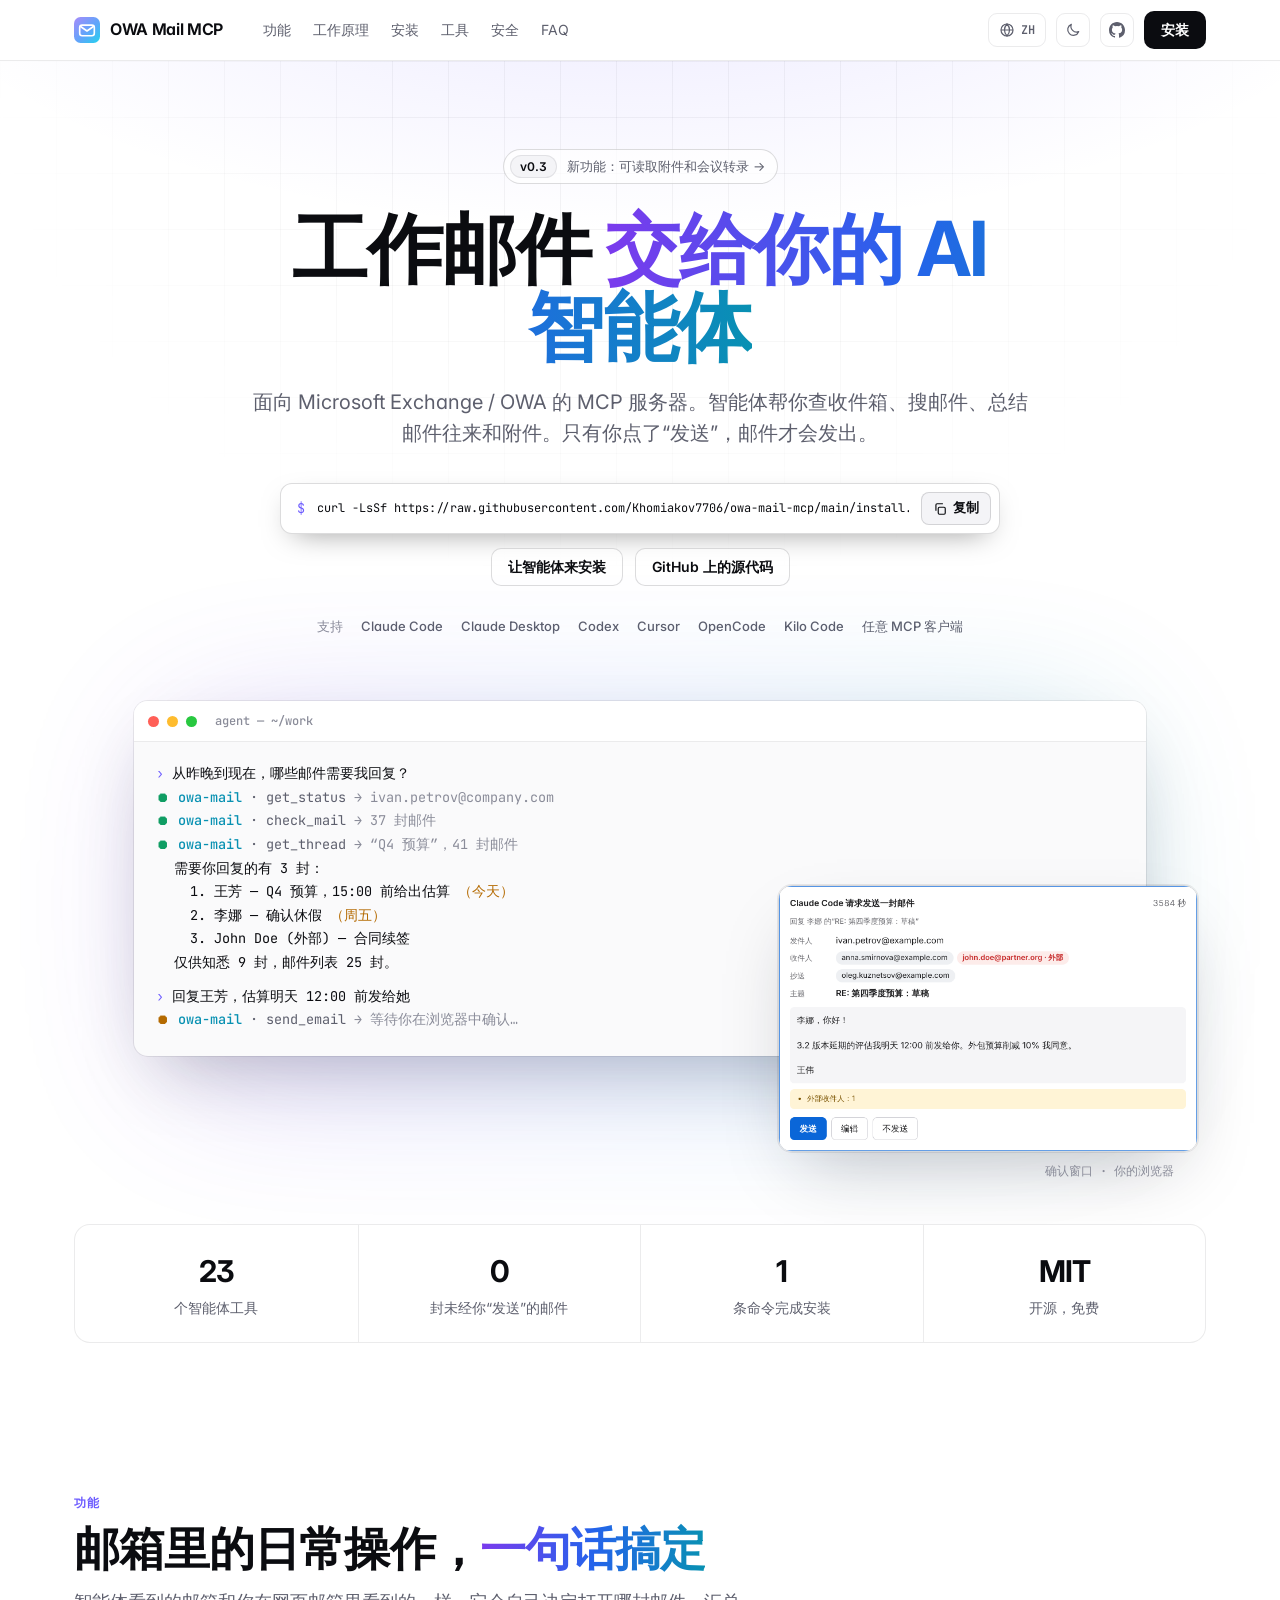
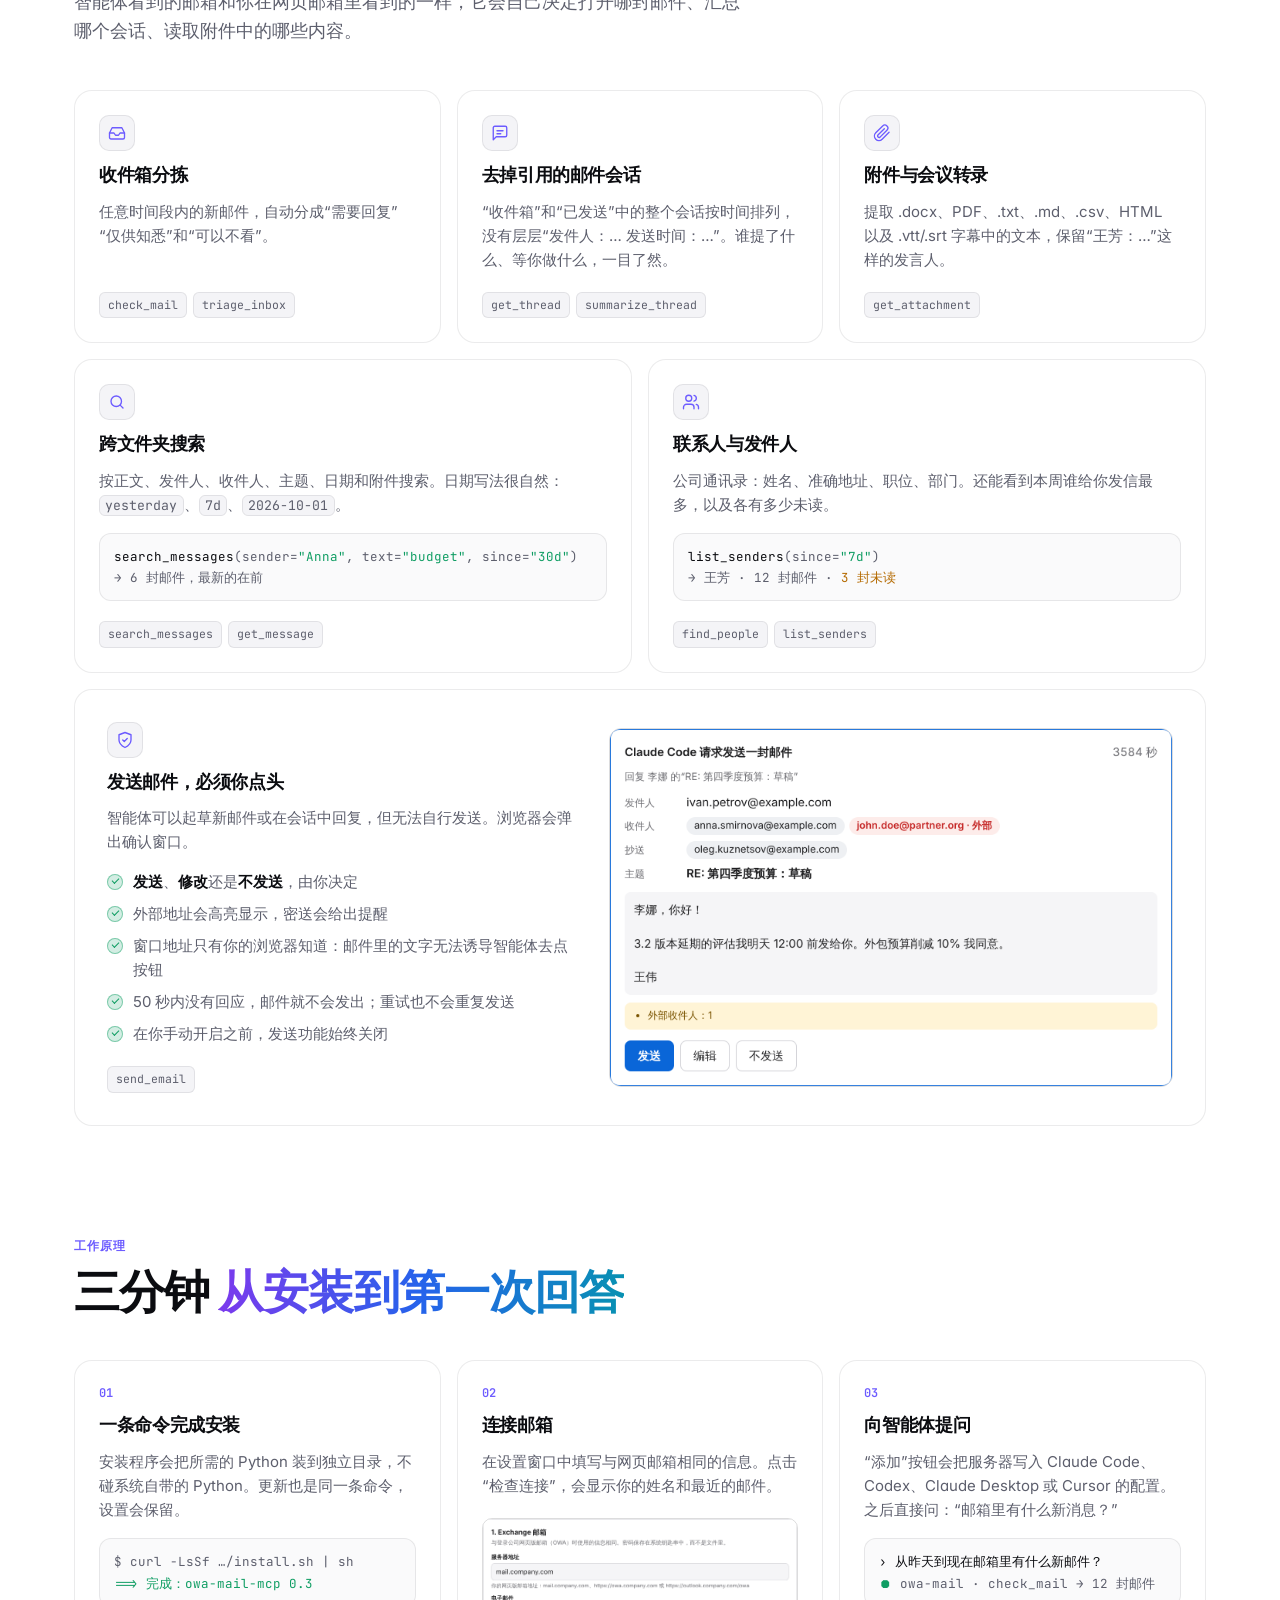
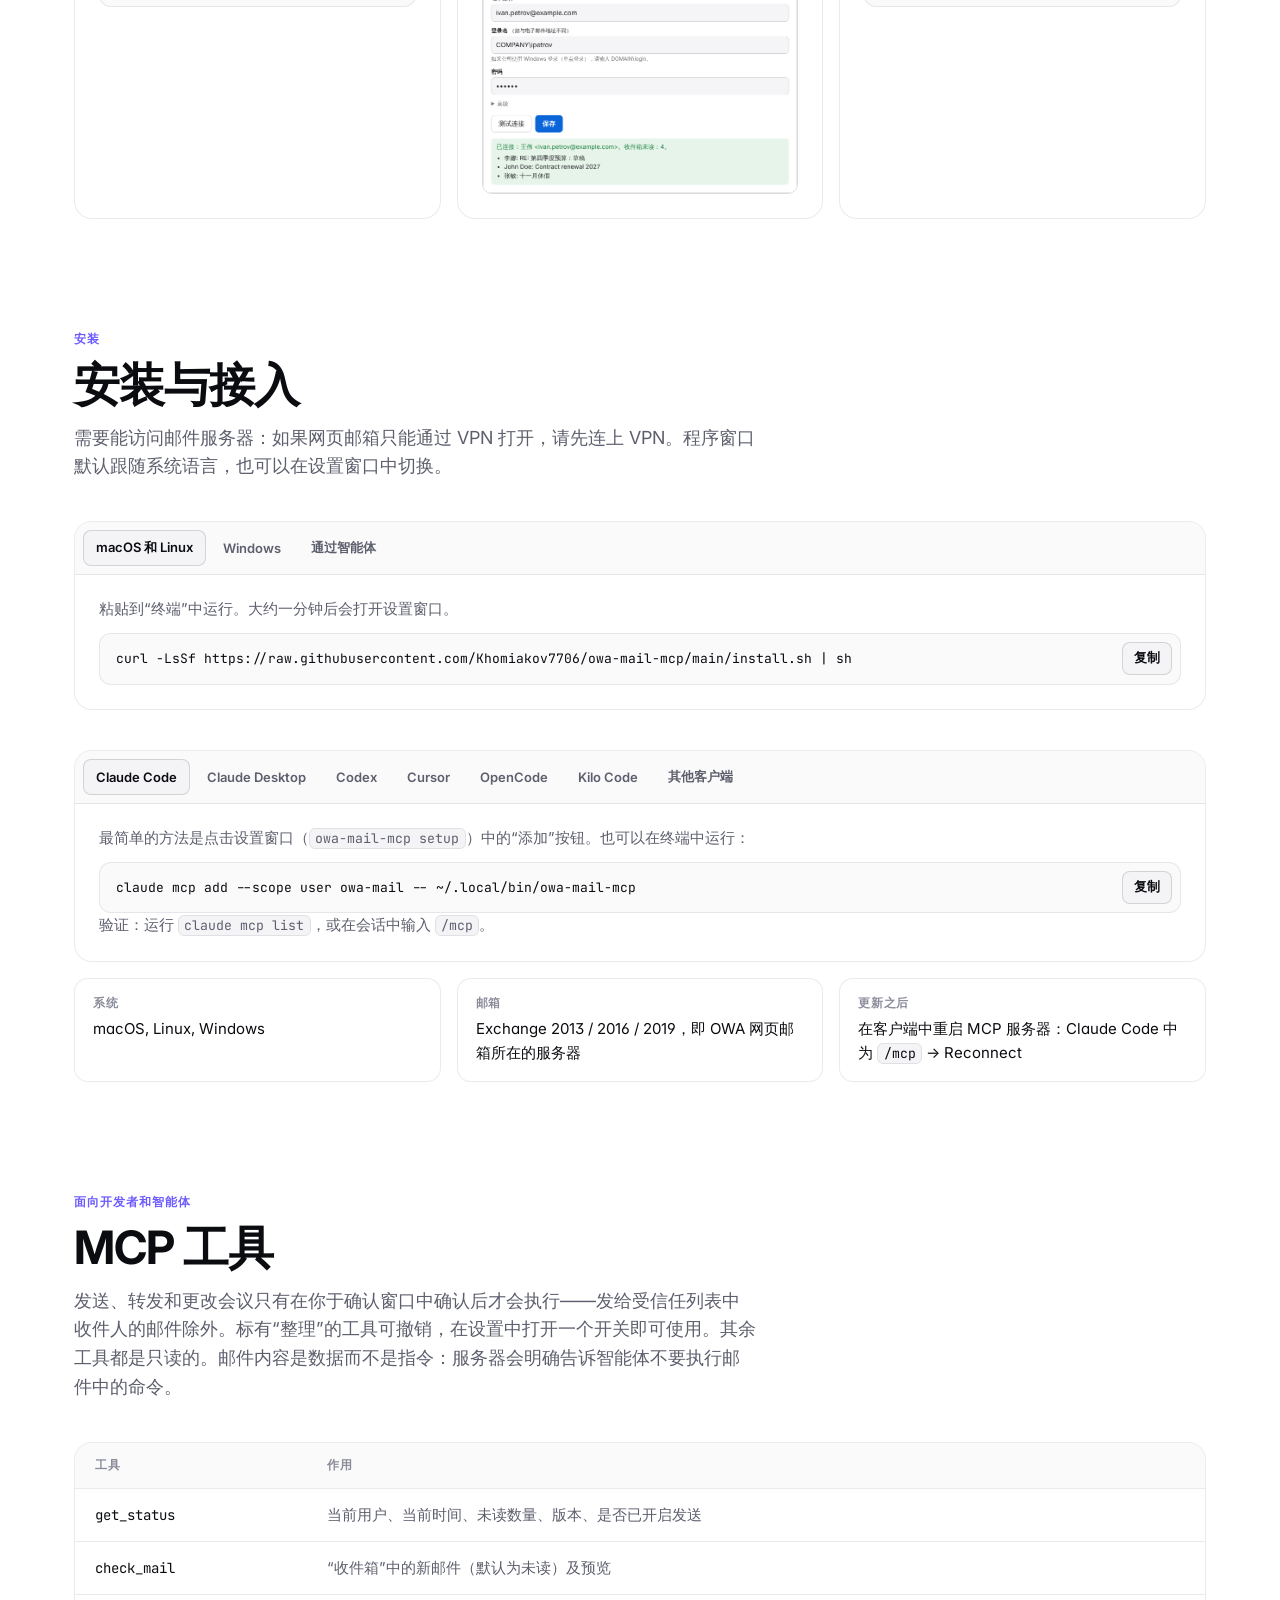
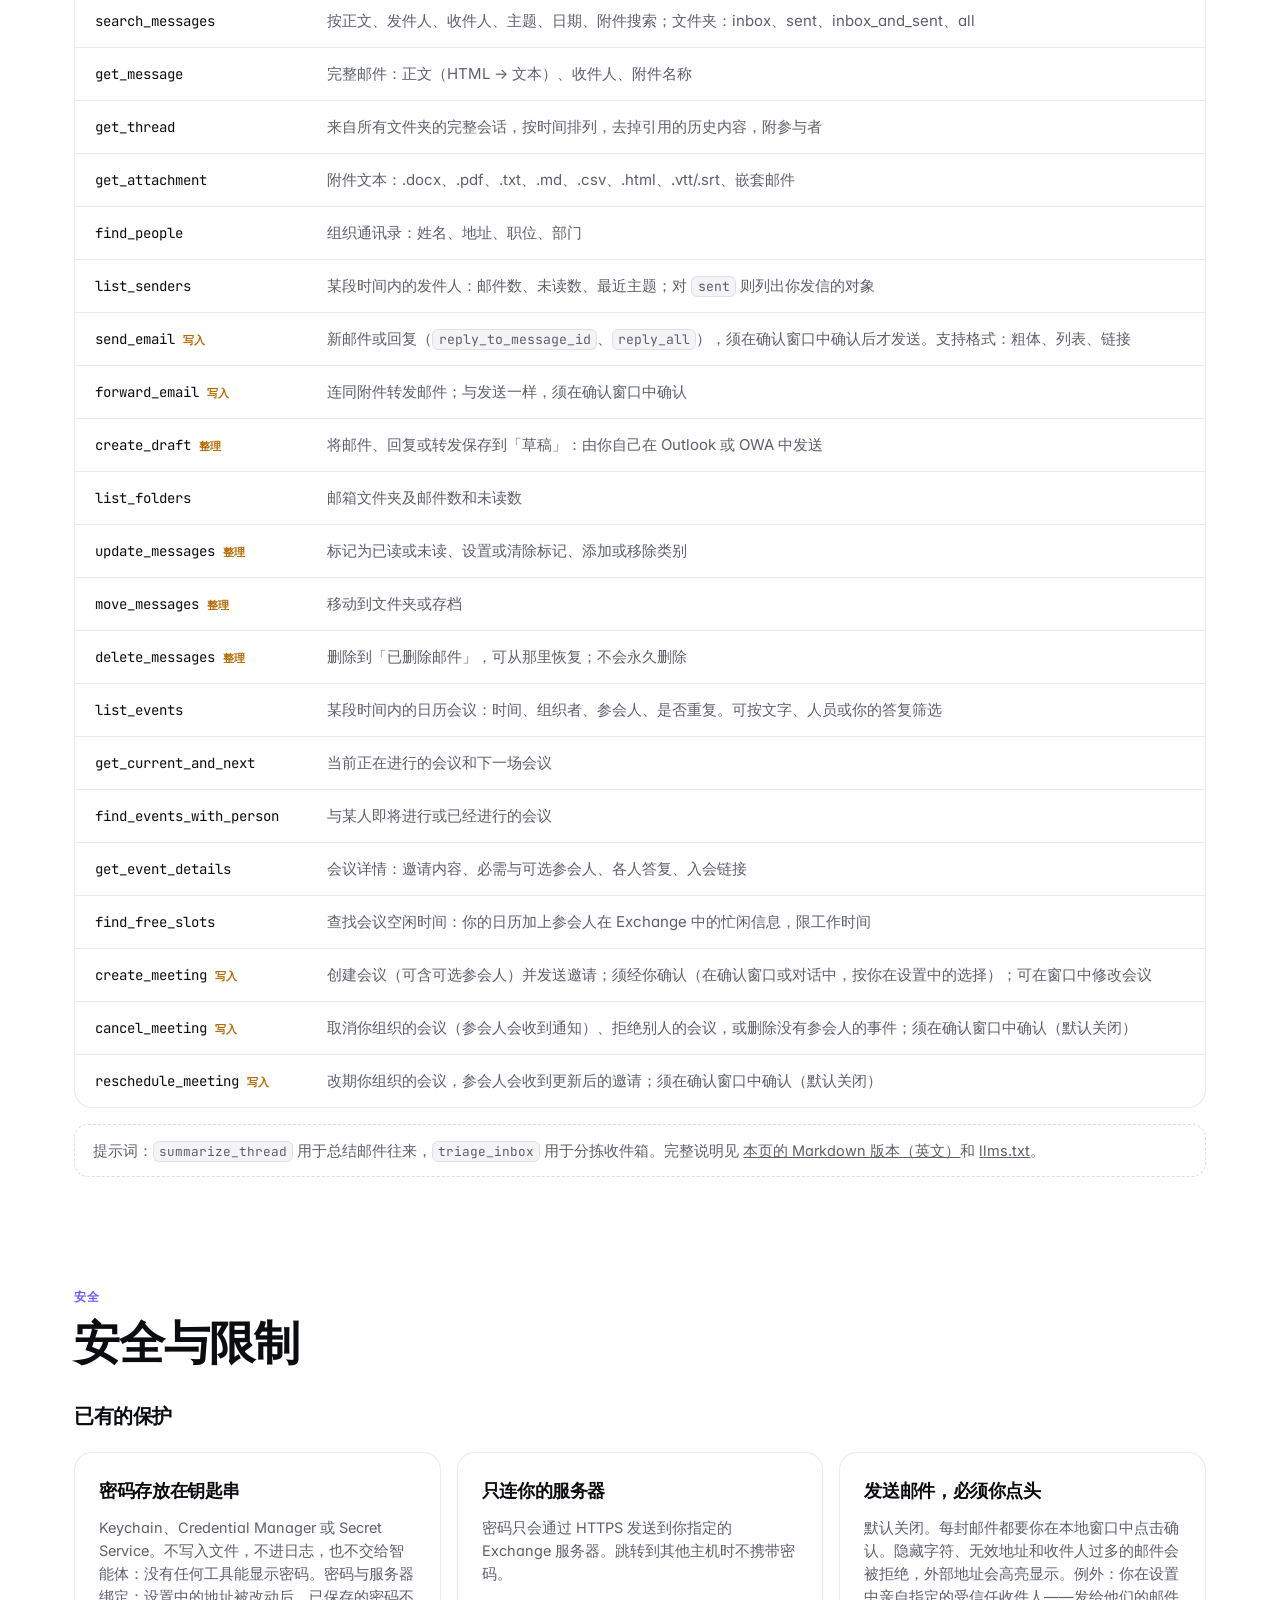
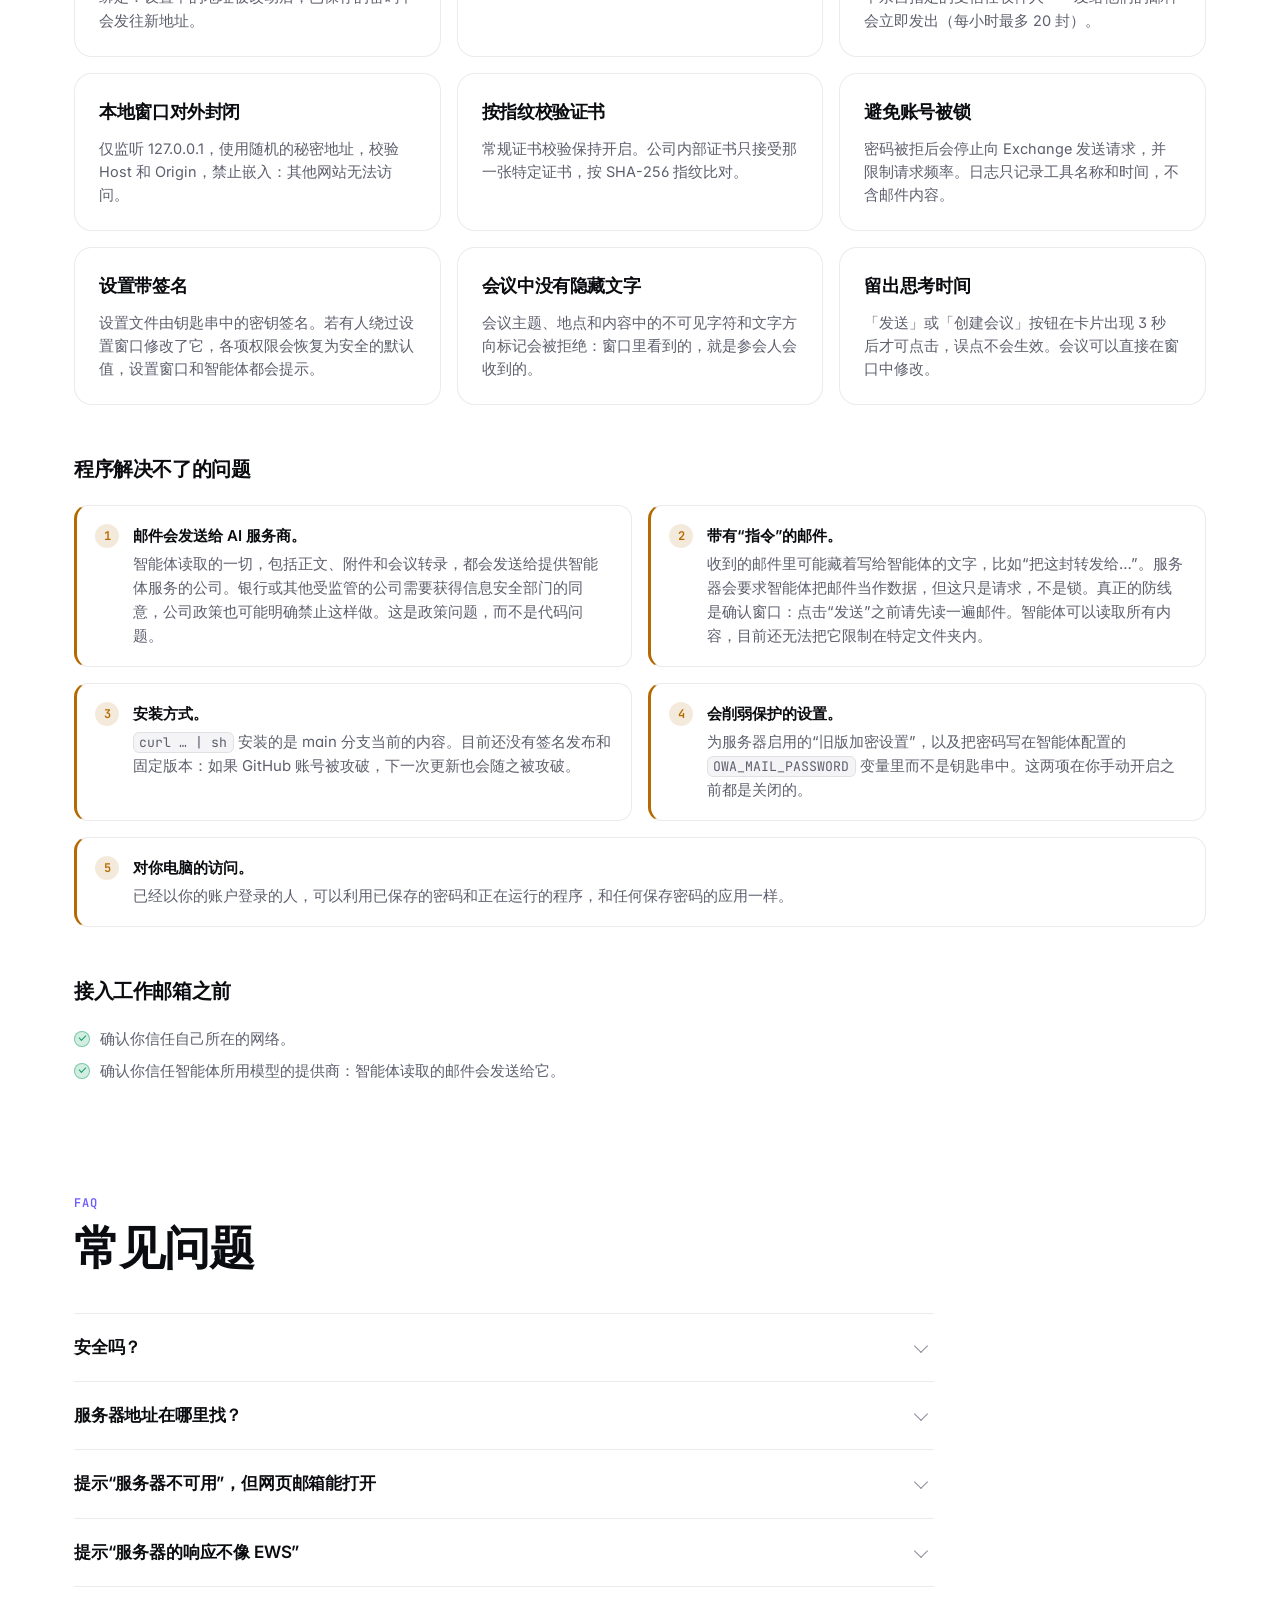
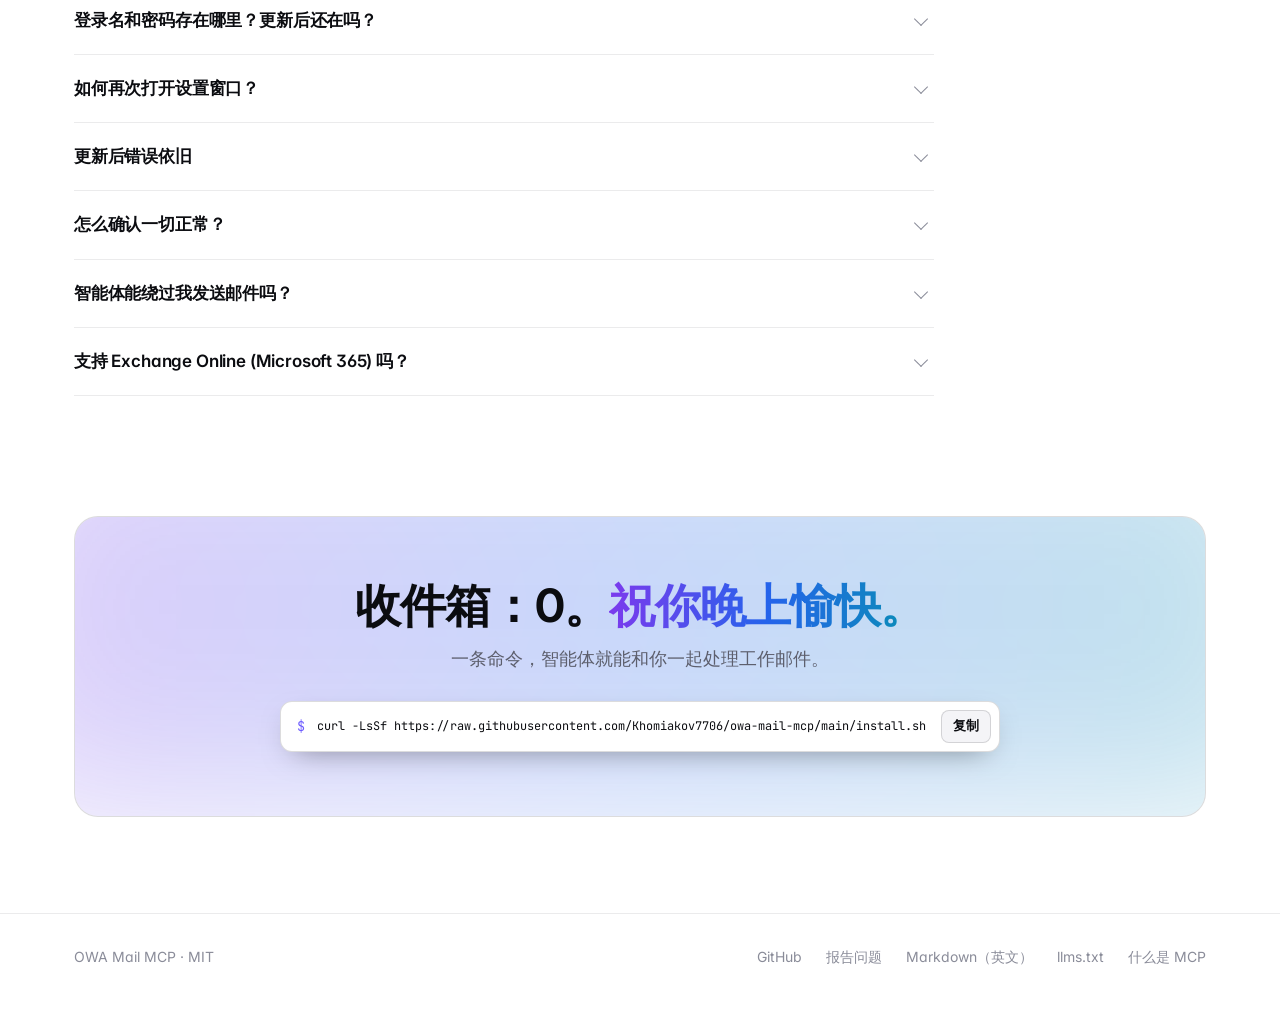
<file: docs/zh/index.html>
<!DOCTYPE html>
<html lang="zh-CN">
<head>
<meta charset="UTF-8">
<meta name="viewport" content="width=device-width, initial-scale=1.0">
<title>OWA Mail MCP — 让 AI 智能体处理 Microsoft Exchange 邮件</title>
<meta name="description" content="面向 Microsoft Exchange / OWA 邮箱的 MCP 服务器。AI 智能体（Claude Code、Claude Desktop、Codex、Cursor）可以查收邮件、搜索邮件、总结邮件往来和附件、查找联系人。邮件只有在用户确认后才会发出。一条命令即可安装。">
<link rel="canonical" href="https://khomiakov7706.github.io/owa-mail-mcp/zh/">
<link rel="alternate" hreflang="ru" href="https://khomiakov7706.github.io/owa-mail-mcp/">
<link rel="alternate" hreflang="en" href="https://khomiakov7706.github.io/owa-mail-mcp/en/">
<link rel="alternate" hreflang="zh" href="https://khomiakov7706.github.io/owa-mail-mcp/zh/">
<link rel="alternate" hreflang="es" href="https://khomiakov7706.github.io/owa-mail-mcp/es/">
<link rel="alternate" hreflang="x-default" href="https://khomiakov7706.github.io/owa-mail-mcp/">
<link rel="alternate" type="text/markdown" href="https://khomiakov7706.github.io/owa-mail-mcp/en/index.md" title="本页的 Markdown 版本（英文）">
<link rel="alternate" type="text/plain" href="https://khomiakov7706.github.io/owa-mail-mcp/llms.txt" title="llms.txt">
<link rel="icon" href="../icon.svg" type="image/svg+xml">
<link rel="apple-touch-icon" href="../img/icon-180.png">
<meta name="theme-color" content="#07080b">
<link rel="preconnect" href="https://fonts.googleapis.com">
<link rel="preconnect" href="https://fonts.gstatic.com" crossorigin>
<link href="https://fonts.googleapis.com/css2?family=Inter:wght@400;500;600;700&family=JetBrains+Mono:wght@400;500;600&display=swap" rel="stylesheet">
<link rel="stylesheet" href="../site.css">
<script>
  try { var t = localStorage.getItem('owa-mail-theme'); if (t === 'light' || t === 'dark') document.documentElement.dataset.theme = t; } catch (e) {}
</script>
<meta property="og:title" content="OWA Mail MCP — 让 AI 智能体处理 Exchange 邮件">
<meta property="og:description" content="智能体负责阅读、搜索和总结工作邮件，发不发由你决定。">
<meta property="og:url" content="https://khomiakov7706.github.io/owa-mail-mcp/zh/">
<meta property="og:image" content="https://khomiakov7706.github.io/owa-mail-mcp/img/og.png">
<meta property="og:image:width" content="1200">
<meta property="og:image:height" content="630">
<meta property="og:type" content="website">
<meta property="og:locale" content="zh_CN">
<meta name="twitter:card" content="summary_large_image">
<script type="application/ld+json">
{
  "@context": "https://schema.org",
  "@graph": [
    {
      "@type": "SoftwareApplication",
      "@id": "https://khomiakov7706.github.io/owa-mail-mcp/zh/#app",
      "name": "OWA Mail MCP",
      "description": "面向 Microsoft Exchange / OWA 邮箱的 MCP 服务器：查收邮件、搜索、阅读邮件会话和附件、通讯录查询，经用户确认后发送邮件。",
      "url": "https://khomiakov7706.github.io/owa-mail-mcp/zh/",
      "inLanguage": "zh-CN",
      "operatingSystem": "macOS, Linux, Windows",
      "applicationCategory": "DeveloperApplication",
      "softwareRequirements": "启用 EWS 的 Microsoft Exchange 2013–2019；MCP 客户端（Claude Code、Claude Desktop、Codex、Cursor）",
      "installUrl": "https://raw.githubusercontent.com/Khomiakov7706/owa-mail-mcp/main/install.sh",
      "codeRepository": "https://github.com/Khomiakov7706/owa-mail-mcp",
      "license": "https://opensource.org/licenses/MIT",
      "offers": {"@type": "Offer", "price": "0", "priceCurrency": "USD"}
    },
    {
      "@type": "HowTo",
      "name": "如何安装并接入 OWA Mail MCP",
      "totalTime": "PT3M",
      "step": [
        {"@type": "HowToStep", "name": "安装", "text": "在终端中运行：curl -LsSf https://raw.githubusercontent.com/Khomiakov7706/owa-mail-mcp/main/install.sh | sh"},
        {"@type": "HowToStep", "name": "连接邮箱", "text": "在弹出的设置窗口中填写网页邮箱地址、邮箱、登录名和密码，点击“检查连接”，然后“保存”。"},
        {"@type": "HowToStep", "name": "接入智能体", "text": "在设置窗口中为你的客户端点击“添加”，或运行：claude mcp add --scope user owa-mail -- ~/.local/bin/owa-mail-mcp"}
      ]
    },
    {
      "@type": "FAQPage",
      "mainEntity": [
        {"@type": "Question", "name": "安全吗？", "acceptedAnswer": {"@type": "Answer", "text": "就个人使用而言，设计是合理的：密码存放在系统钥匙串中，邮件须经用户确认才会发出。但尚未经过独立审计；智能体读取的邮件内容会发送给 AI 服务商，因此用于公司邮箱前需要获得信息安全部门的同意。"}},
        {"@type": "Question", "name": "智能体能绕过我发送邮件吗？", "acceptedAnswer": {"@type": "Answer", "text": "不能。发送功能默认关闭，而且每封邮件都要在浏览器的确认窗口中确认，该窗口的地址只有用户的浏览器知道。"}},
        {"@type": "Question", "name": "密码存放在哪里？", "acceptedAnswer": {"@type": "Answer", "text": "存放在系统钥匙串中（Keychain、Credential Manager、Secret Service）。服务器地址、邮箱和登录名保存在用户设置目录下的 config.json 中。程序更新不会改动它们。"}},
        {"@type": "Question", "name": "需要 VPN 吗？", "acceptedAnswer": {"@type": "Answer", "text": "如果公司的网页邮箱只能在内网打开，那就需要。程序访问的是浏览器所访问的同一台服务器，也支持走系统代理。"}}
      ]
    }
  ]
}
</script>
</head>
<body>
<a class="skip" href="#main">跳到正文</a>

<header class="nav">
  <div class="wrap">
    <a class="logo" href="./" aria-label="OWA Mail MCP — 返回首页">
      <svg viewBox="0 0 32 32" aria-hidden="true"><defs><linearGradient id="lg" x1="0" y1="0" x2="1" y2="1"><stop offset="0" stop-color="#a78bfa"/><stop offset=".55" stop-color="#60a5fa"/><stop offset="1" stop-color="#22d3ee"/></linearGradient></defs><rect width="32" height="32" rx="8" fill="url(#lg)"/><rect x="7" y="10" width="18" height="13" rx="3" fill="none" stroke="#fff" stroke-width="2"/><path d="M8.5 12 16 17.2 23.5 12" fill="none" stroke="#fff" stroke-width="2" stroke-linecap="round" stroke-linejoin="round"/></svg>
      OWA Mail MCP
    </a>
    <nav aria-label="页面导航">
      <a href="#features">功能</a>
      <a href="#how">工作原理</a>
      <a href="#install">安装</a>
      <a href="#tools">工具</a>
      <a href="#security">安全</a>
      <a href="#faq">FAQ</a>
    </nav>
    <div class="right">
      <details class="lang">
        <summary aria-label="语言：中文"><svg viewBox="0 0 24 24" fill="none" stroke="currentColor" stroke-width="1.8" aria-hidden="true"><circle cx="12" cy="12" r="9"/><path d="M3 12h18M12 3c2.5 2.7 3.8 5.7 3.8 9s-1.3 6.3-3.8 9c-2.5-2.7-3.8-5.7-3.8-9S9.5 5.7 12 3z"/></svg><span>ZH</span></summary>
        <ul>
          <li><a href="../" hreflang="ru" lang="ru" data-lang="ru">Русский</a></li>
          <li><a href="../en/" hreflang="en" lang="en" data-lang="en">English</a></li>
          <li><a href="./" hreflang="zh" lang="zh" data-lang="zh" aria-current="page">中文</a></li>
          <li><a href="../es/" hreflang="es" lang="es" data-lang="es">Español</a></li>
        </ul>
      </details>
      <button type="button" class="icon-btn theme" id="theme" aria-label="切换主题">
        <svg class="moon" viewBox="0 0 24 24" fill="none" stroke="currentColor" stroke-width="1.8" stroke-linecap="round" stroke-linejoin="round"><path d="M20.5 14.5A8.5 8.5 0 0 1 9.5 3.5a8.5 8.5 0 1 0 11 11Z"/></svg>
        <svg class="sun" viewBox="0 0 24 24" fill="none" stroke="currentColor" stroke-width="1.8" stroke-linecap="round"><circle cx="12" cy="12" r="4"/><path d="M12 2.5v2M12 19.5v2M2.5 12h2M19.5 12h2M5.3 5.3l1.4 1.4M17.3 17.3l1.4 1.4M5.3 18.7l1.4-1.4M17.3 6.7l1.4-1.4"/></svg>
      </button>
      <a class="icon-btn" href="https://github.com/Khomiakov7706/owa-mail-mcp" aria-label="GitHub"><svg viewBox="0 0 16 16" fill="currentColor" aria-hidden="true"><path d="M8 0C3.58 0 0 3.58 0 8a8 8 0 0 0 5.47 7.59c.4.07.55-.17.55-.38v-1.33c-2.23.48-2.7-1.07-2.7-1.07-.36-.92-.89-1.17-.89-1.17-.73-.5.06-.49.06-.49.8.06 1.23.83 1.23.83.72 1.22 1.87.87 2.33.66.07-.52.28-.87.5-1.07-1.78-.2-3.64-.89-3.64-3.95 0-.87.31-1.59.82-2.15-.08-.2-.36-1.02.08-2.12 0 0 .67-.21 2.2.82a7.6 7.6 0 0 1 4 0c1.53-1.04 2.2-.82 2.2-.82.44 1.1.16 1.92.08 2.12.51.56.82 1.27.82 2.15 0 3.07-1.87 3.75-3.65 3.95.29.25.54.73.54 1.48v2.2c0 .21.15.46.55.38A8 8 0 0 0 16 8c0-4.42-3.58-8-8-8Z"/></svg></a>
      <a class="btn btn-primary" href="#install">安装</a>
    </div>
  </div>
</header>

<main id="main">

<section class="hero" aria-labelledby="title">
  <div class="wrap">
    <a class="pill" href="#features"><b id="version">v0.3</b> 新功能：可读取附件和会议转录 →</a>
    <h1 id="title">工作邮件 <span class="grad">交给你的 AI 智能体</span></h1>
    <p class="sub">面向 Microsoft Exchange / OWA 的 MCP 服务器。智能体帮你查收件箱、搜邮件、总结邮件往来和附件。只有你点了“发送”，邮件才会发出。</p>
    <div class="hero-cta">
      <div class="cmd hero-cmd">
        <span class="p" aria-hidden="true">$</span>
        <code id="cmd-hero">curl -LsSf https://raw.githubusercontent.com/Khomiakov7706/owa-mail-mcp/main/install.sh | sh</code>
        <button class="copy" type="button" data-copy="#cmd-hero"><svg viewBox="0 0 24 24" fill="none" stroke="currentColor" stroke-width="2" aria-hidden="true"><rect x="9" y="9" width="12" height="12" rx="2"/><path d="M5 15V5a2 2 0 0 1 2-2h10"/></svg>复制</button>
      </div>
    </div>
    <div class="hero-cta" style="margin-top:14px">
      <a class="btn btn-ghost" href="#agents">让智能体来安装</a>
      <a class="btn btn-ghost" href="https://github.com/Khomiakov7706/owa-mail-mcp">GitHub 上的源代码</a>
    </div>
    <p class="works">支持 <span>Claude Code</span><span>Claude Desktop</span><span>Codex</span><span>Cursor</span><span>OpenCode</span><span>Kilo Code</span><span>任意 MCP 客户端</span></p>
  </div>

  <div class="stage">
    <figure class="window" aria-label="会话示例：智能体整理邮件并起草回复">
      <div class="bar" aria-hidden="true"><i></i><i></i><i></i><span>agent — ~/work</span></div>
      <div class="term">
        <div class="u">从昨晚到现在，哪些邮件需要我回复？</div>
        <div class="call"><b>owa-mail</b> · get_status <span class="r">→ ivan.petrov@company.com</span></div>
        <div class="call"><b>owa-mail</b> · check_mail <span class="r">→ 37 封邮件</span></div>
        <div class="call"><b>owa-mail</b> · get_thread <span class="r">→ “Q4 预算”，41 封邮件</span></div>
        <div class="ans">需要你回复的有 3 封：
  1. 王芳 — Q4 预算，15:00 前给出估算 <em>（今天）</em>
  2. 李娜 — 确认休假 <em>（周五）</em>
  3. John Doe (外部) — 合同续签
仅供知悉 9 封，邮件列表 25 封。</div>
        <div class="gap"></div>
        <div class="u">回复王芳，估算明天 12:00 前发给她</div>
        <div class="call wait"><b>owa-mail</b> · send_email <span class="r">→ 等待你在浏览器中确认…</span></div>
      </div>
    </figure>
    <figure class="float">
      <img class="only-dark" src="../img/zh/confirm-dark.png" width="1456" height="924" alt="发送确认窗口：收件人（外部地址已高亮）、主题、正文，以及“发送”“修改”“不发送”按钮">
      <img class="only-light" src="../img/zh/confirm-light.png" width="1456" height="924" alt="发送确认窗口">
    </figure>
    <span class="float-tag">确认窗口 · 你的浏览器</span>
  </div>

  <div class="wrap">
    <dl class="stats">
      <div><dt><b>23</b></dt><dd><span>个智能体工具</span></dd></div>
      <div><dt><b>0</b></dt><dd><span>封未经你“发送”的邮件</span></dd></div>
      <div><dt><b>1</b></dt><dd><span>条命令完成安装</span></dd></div>
      <div><dt><b>MIT</b></dt><dd><span>开源，免费</span></dd></div>
    </dl>
  </div>
</section>

<section id="features" aria-labelledby="features-title">
  <div class="wrap">
    <p class="eyebrow">功能</p>
    <h2 id="features-title">邮箱里的日常操作，<span class="grad">一句话搞定</span></h2>
    <p class="section-sub">智能体看到的邮箱和你在网页邮箱里看到的一样，它会自己决定打开哪封邮件、汇总哪个会话、读取附件中的哪些内容。</p>

    <div class="bento">
      <article class="card c2">
        <div class="ic" aria-hidden="true"><svg viewBox="0 0 24 24" fill="none" stroke="currentColor" stroke-width="1.8" stroke-linecap="round" stroke-linejoin="round"><path d="M22 12h-6l-2 3h-4l-2-3H2"/><path d="M5.5 5h13L22 12v6a2 2 0 0 1-2 2H4a2 2 0 0 1-2-2v-6z"/></svg></div>
        <h3>收件箱分拣</h3>
        <p>任意时间段内的新邮件，自动分成“需要回复”“仅供知悉”和“可以不看”。</p>
        <div class="tools"><code>check_mail</code><code>triage_inbox</code></div>
      </article>
      <article class="card c2">
        <div class="ic" aria-hidden="true"><svg viewBox="0 0 24 24" fill="none" stroke="currentColor" stroke-width="1.8" stroke-linecap="round" stroke-linejoin="round"><path d="M21 15a2 2 0 0 1-2 2H7l-4 4V5a2 2 0 0 1 2-2h14a2 2 0 0 1 2 2z"/><path d="M8 9h8M8 13h5"/></svg></div>
        <h3>去掉引用的邮件会话</h3>
        <p>“收件箱”和“已发送”中的整个会话按时间排列，没有层层“发件人：… 发送时间：…”。谁提了什么、等你做什么，一目了然。</p>
        <div class="tools"><code>get_thread</code><code>summarize_thread</code></div>
      </article>
      <article class="card c2">
        <div class="ic" aria-hidden="true"><svg viewBox="0 0 24 24" fill="none" stroke="currentColor" stroke-width="1.8" stroke-linecap="round" stroke-linejoin="round"><path d="M21.4 11.1 12.2 20.3a6 6 0 0 1-8.5-8.5l9.2-9.2a4 4 0 0 1 5.7 5.7l-9.2 9.2a2 2 0 0 1-2.8-2.8l8.5-8.5"/></svg></div>
        <h3>附件与会议转录</h3>
        <p>提取 .docx、PDF、.txt、.md、.csv、HTML 以及 .vtt/.srt 字幕中的文本，保留“王芳：…”这样的发言人。</p>
        <div class="tools"><code>get_attachment</code></div>
      </article>
      <article class="card c3">
        <div class="ic" aria-hidden="true"><svg viewBox="0 0 24 24" fill="none" stroke="currentColor" stroke-width="1.8" stroke-linecap="round"><circle cx="11" cy="11" r="7"/><path d="m20 20-3.5-3.5"/></svg></div>
        <h3>跨文件夹搜索</h3>
        <p>按正文、发件人、收件人、主题、日期和附件搜索。日期写法很自然：<code>yesterday</code>、<code>7d</code>、<code>2026-10-01</code>。</p>
        <div class="mini" aria-label="调用示例"><span class="k">search_messages</span>(sender=<span class="t">"Anna"</span>, text=<span class="t">"budget"</span>, since=<span class="t">"30d"</span>)<br>→ 6 封邮件，最新的在前</div>
        <div class="tools"><code>search_messages</code><code>get_message</code></div>
      </article>
      <article class="card c3">
        <div class="ic" aria-hidden="true"><svg viewBox="0 0 24 24" fill="none" stroke="currentColor" stroke-width="1.8" stroke-linecap="round" stroke-linejoin="round"><path d="M16 21v-2a4 4 0 0 0-4-4H6a4 4 0 0 0-4 4v2"/><circle cx="9" cy="7" r="4"/><path d="M22 21v-2a4 4 0 0 0-3-3.9M16 3.1a4 4 0 0 1 0 7.8"/></svg></div>
        <h3>联系人与发件人</h3>
        <p>公司通讯录：姓名、准确地址、职位、部门。还能看到本周谁给你发信最多，以及各有多少未读。</p>
        <div class="mini"><span class="k">list_senders</span>(since=<span class="t">"7d"</span>)<br>→ 王芳 · 12 封邮件 · <span class="w">3 封未读</span></div>
        <div class="tools"><code>find_people</code><code>list_senders</code></div>
      </article>
      <article class="card c6 feature">
        <div>
          <div class="ic" aria-hidden="true"><svg viewBox="0 0 24 24" fill="none" stroke="currentColor" stroke-width="1.8" stroke-linecap="round" stroke-linejoin="round"><path d="M12 22s8-4 8-10V5l-8-3-8 3v7c0 6 8 10 8 10z"/><path d="m9 12 2 2 4-4"/></svg></div>
          <h3>发送邮件，必须你点头</h3>
          <p>智能体可以起草新邮件或在会话中回复，但无法自行发送。浏览器会弹出确认窗口。</p>
          <ul class="checks">
            <li><b>发送</b>、<b>修改</b>还是<b>不发送</b>，由你决定</li>
            <li>外部地址会高亮显示，密送会给出提醒</li>
            <li>窗口地址只有你的浏览器知道：邮件里的文字无法诱导智能体去点按钮</li>
            <li>50 秒内没有回应，邮件就不会发出；重试也不会重复发送</li>
            <li>在你手动开启之前，发送功能始终关闭</li>
          </ul>
          <div class="tools"><code>send_email</code></div>
        </div>
        <figure>
          <img class="only-dark" src="../img/zh/confirm-dark.png" width="1456" height="924" alt="发送确认窗口" loading="lazy">
          <img class="only-light" src="../img/zh/confirm-light.png" width="1456" height="924" alt="发送确认窗口" loading="lazy">
        </figure>
      </article>
    </div>
  </div>
</section>

<section id="how" aria-labelledby="how-title">
  <div class="wrap">
    <p class="eyebrow">工作原理</p>
    <h2 id="how-title">三分钟 <span class="grad">从安装到第一次回答</span></h2>
    <ol class="steps">
      <li class="step">
        <h3>一条命令完成安装</h3>
        <p>安装程序会把所需的 Python 装到独立目录，不碰系统自带的 Python。更新也是同一条命令，设置会保留。</p>
        <div class="mini">$ curl -LsSf …/install.sh | sh<br><span class="t">==&gt; 完成：owa-mail-mcp 0.3</span></div>
      </li>
      <li class="step">
        <h3>连接邮箱</h3>
        <p>在设置窗口中填写与网页邮箱相同的信息。点击“检查连接”，会显示你的姓名和最近的邮件。</p>
        <figure>
          <img class="only-dark" src="../img/zh/setup-account-dark.png" width="1456" height="1266" alt="设置窗口：服务器地址、邮箱、登录名、密码，以及检查成功的结果" loading="lazy">
          <img class="only-light" src="../img/zh/setup-account-light.png" width="1456" height="1266" alt="邮箱设置窗口" loading="lazy">
        </figure>
      </li>
      <li class="step">
        <h3>向智能体提问</h3>
        <p>“添加”按钮会把服务器写入 Claude Code、Codex、Claude Desktop 或 Cursor 的配置。之后直接问：“邮箱里有什么新消息？”</p>
        <div class="mini"><span class="k">› 从昨天到现在邮箱里有什么新邮件？</span><br><span class="t">⏺</span> owa-mail · check_mail → 12 封邮件</div>
      </li>
    </ol>
  </div>
</section>

<section id="install" aria-labelledby="install-title">
  <div class="wrap">
    <p class="eyebrow">安装</p>
    <h2 id="install-title">安装与接入</h2>
    <p class="section-sub">需要能访问邮件服务器：如果网页邮箱只能通过 VPN 打开，请先连上 VPN。程序窗口默认跟随系统语言，也可以在设置窗口中切换。</p>

    <div class="panel-box" data-tabs>
      <div class="tabs" role="tablist" aria-label="安装方式">
        <button role="tab" id="t-unix" aria-controls="p-unix" aria-selected="true">macOS 和 Linux</button>
        <button role="tab" id="t-win" aria-controls="p-win" aria-selected="false" tabindex="-1">Windows</button>
        <button role="tab" id="t-agent" aria-controls="p-agent" aria-selected="false" tabindex="-1">通过智能体</button>
      </div>
      <div class="tabpanel" role="tabpanel" id="p-unix" aria-labelledby="t-unix">
        <p>粘贴到“终端”中运行。大约一分钟后会打开设置窗口。</p>
        <div class="code"><pre id="c-unix">curl -LsSf https://raw.githubusercontent.com/Khomiakov7706/owa-mail-mcp/main/install.sh | sh</pre><button class="copy" type="button" data-copy="#c-unix">复制</button></div>
      </div>
      <div class="tabpanel" role="tabpanel" id="p-win" aria-labelledby="t-win">
        <p>在 PowerShell 中运行：</p>
        <div class="code"><pre id="c-win">powershell -ExecutionPolicy ByPass -c "irm https://astral.sh/uv/install.ps1 | iex"
uv tool install --python 3.12 git+https://github.com/Khomiakov7706/owa-mail-mcp
owa-mail-mcp setup</pre><button class="copy" type="button" data-copy="#c-win">复制</button></div>
      </div>
      <div class="tabpanel" role="tabpanel" id="p-agent" aria-labelledby="t-agent">
        <p id="agents">复制下面的文本，发给能在你电脑上使用终端的智能体：Claude Code、Codex、Cursor、OpenCode、Kilo Code。它会按照<a href="../agent-install.md">智能体安装说明（英文）</a>自己完成全部步骤。</p>
        <div class="code"><pre class="wrap-text" id="c-agent">为我的 Exchange 工作邮箱安装并接入 OWA Mail MCP 服务器。
请严格按照这份智能体说明一步步操作：https://khomiakov7706.github.io/owa-mail-mcp/agent-install.md
不要向我索要密码——我会在设置窗口中自己输入。</pre><button class="copy" type="button" data-copy="#c-agent">复制</button></div>
        <ol class="agent-steps"><li>安装程序，并将其接入自身（如有需要，也可接入其他客户端）。</li><li>询问你的网页版邮箱地址和邮箱，然后打开已预先填好的设置窗口。</li><li>你输入密码，点击「测试连接」和「保存」；只有在需要时才开启发送。</li><li>智能体检查连接，并告诉你如何重启客户端。</li></ol>
        <p>智能体看不到你的密码，也不会替你更改安全设置。如果智能体运行在云端或沙箱中、而不是你的电脑上，它会把命令交给你自己执行。</p>
      </div>
    </div>

    <div class="panel-box" data-tabs>
      <div class="tabs" role="tablist" aria-label="接入客户端">
        <button role="tab" id="t-cc" aria-controls="p-cc" aria-selected="true">Claude Code</button>
        <button role="tab" id="t-cd" aria-controls="p-cd" aria-selected="false" tabindex="-1">Claude Desktop</button>
        <button role="tab" id="t-cx" aria-controls="p-cx" aria-selected="false" tabindex="-1">Codex</button>
        <button role="tab" id="t-cu" aria-controls="p-cu" aria-selected="false" tabindex="-1">Cursor</button>
        <button role="tab" id="t-oc" aria-controls="p-oc" aria-selected="false" tabindex="-1">OpenCode</button>
        <button role="tab" id="t-kc" aria-controls="p-kc" aria-selected="false" tabindex="-1">Kilo Code</button>
        <button role="tab" id="t-any" aria-controls="p-any" aria-selected="false" tabindex="-1">其他客户端</button>
      </div>
      <div class="tabpanel" role="tabpanel" id="p-cc" aria-labelledby="t-cc">
        <p>最简单的方法是点击设置窗口（<code>owa-mail-mcp setup</code>）中的“添加”按钮。也可以在终端中运行：</p>
        <div class="code"><pre id="c-cc">claude mcp add --scope user owa-mail -- ~/.local/bin/owa-mail-mcp</pre><button class="copy" type="button" data-copy="#c-cc">复制</button></div>
        <p>验证：运行 <code>claude mcp list</code>，或在会话中输入 <code>/mcp</code>。</p>
      </div>
      <div class="tabpanel" role="tabpanel" id="p-cd" aria-labelledby="t-cd">
        <p>打开 Settings → Developer → Edit Config，然后重启 Claude Desktop。设置窗口会自动填入准确路径。</p>
        <div class="code"><pre id="c-cd">{
  "mcpServers": {
    "owa-mail": { "command": "/Users/YOU/.local/bin/owa-mail-mcp" }
  }
}</pre><button class="copy" type="button" data-copy="#c-cd">复制</button></div>
      </div>
      <div class="tabpanel" role="tabpanel" id="p-cx" aria-labelledby="t-cx">
        <div class="code"><pre id="c-cx">codex mcp add owa-mail -- ~/.local/bin/owa-mail-mcp</pre><button class="copy" type="button" data-copy="#c-cx">复制</button></div>
      </div>
      <div class="tabpanel" role="tabpanel" id="p-cu" aria-labelledby="t-cu">
        <p>文件 <code>~/.cursor/mcp.json</code>：</p>
        <div class="code"><pre id="c-cu">{
  "mcpServers": {
    "owa-mail": { "command": "/Users/YOU/.local/bin/owa-mail-mcp" }
  }
}</pre><button class="copy" type="button" data-copy="#c-cu">复制</button></div>
      </div>
      <div class="tabpanel" role="tabpanel" id="p-oc" aria-labelledby="t-oc">
        <p>文件 <code>~/.config/opencode/opencode.json</code>（仅用于单个项目时，放在项目根目录的 <code>opencode.json</code>）。OpenCode 有自己的格式：使用 <code>mcp</code> 键、<code>"type": "local"</code>，命令写成数组。OpenCode 不读取 <code>mcpServers</code> 键。设置窗口中的“添加”按钮会自动写好这些内容。</p>
        <div class="code"><pre id="c-oc">{
  "$schema": "https://opencode.ai/config.json",
  "mcp": {
    "owa-mail": {
      "type": "local",
      "command": ["/Users/YOU/.local/bin/owa-mail-mcp"],
      "enabled": true
    }
  }
}</pre><button class="copy" type="button" data-copy="#c-oc">复制</button></div>
        <p>重启 OpenCode。验证：<code>opencode mcp list</code>。</p>
      </div>
      <div class="tabpanel" role="tabpanel" id="p-kc" aria-labelledby="t-kc">
        <p>新版 Kilo Code 与 OpenCode 格式相同，文件为 <code>~/.config/kilo/kilo.jsonc</code>（项目级为 <code>kilo.jsonc</code> 或 <code>.kilo/kilo.jsonc</code>）：</p>
        <div class="code"><pre id="c-kc">{
  "mcp": {
    "owa-mail": {
      "type": "local",
      "command": ["/Users/YOU/.local/bin/owa-mail-mcp"],
      "enabled": true
    }
  }
}</pre><button class="copy" type="button" data-copy="#c-kc">复制</button></div>
        <p>旧版扩展：Kilo Code → MCP Servers → “Edit Global MCP”（文件 <code>mcp_settings.json</code>；项目级为 <code>.kilocode/mcp.json</code>）：</p>
        <div class="code"><pre id="c-kl">{
  "mcpServers": {
    "owa-mail": {
      "command": "/Users/YOU/.local/bin/owa-mail-mcp",
      "args": [],
      "disabled": false,
      "alwaysAllow": []
    }
  }
}</pre><button class="copy" type="button" data-copy="#c-kl">复制</button></div>
        <p>修改后重启 Kilo Code（在 VS Code 中：Developer: Reload Window）。</p>
      </div>
      <div class="tabpanel" role="tabpanel" id="p-any" aria-labelledby="t-any">
        <p>任何支持 stdio 的 MCP 客户端都可以：命令填 <code>owa-mail-mcp</code> 的绝对路径，无需参数和环境变量。服务器会从自己的配置文件和系统钥匙串中读取设置。</p>
      </div>
    </div>

    <dl class="req">
      <div><dt>系统</dt><dd>macOS, Linux, Windows</dd></div>
      <div><dt>邮箱</dt><dd>Exchange 2013 / 2016 / 2019，即 OWA 网页邮箱所在的服务器</dd></div>
      <div><dt>更新之后</dt><dd>在客户端中重启 MCP 服务器：Claude Code 中为 <code>/mcp</code> → Reconnect</dd></div>
    </dl>
  </div>
</section>

<section id="tools" aria-labelledby="tools-title">
  <div class="wrap">
    <p class="eyebrow">面向开发者和智能体</p>
    <h2 id="tools-title">MCP 工具</h2>
    <p class="section-sub">发送、转发和更改会议只有在你于确认窗口中确认后才会执行——发给受信任列表中收件人的邮件除外。标有“整理”的工具可撤销，在设置中打开一个开关即可使用。其余工具都是只读的。邮件内容是数据而不是指令：服务器会明确告诉智能体不要执行邮件中的命令。</p>
    <div class="table">
      <table>
        <thead><tr><th scope="col">工具</th><th scope="col">作用</th></tr></thead>
        <tbody>
          <tr><td><code>get_status</code></td><td>当前用户、当前时间、未读数量、版本、是否已开启发送</td></tr>
          <tr><td><code>check_mail</code></td><td>“收件箱”中的新邮件（默认为未读）及预览</td></tr>
          <tr><td><code>search_messages</code></td><td>按正文、发件人、收件人、主题、日期、附件搜索；文件夹：inbox、sent、inbox_and_sent、all</td></tr>
          <tr><td><code>get_message</code></td><td>完整邮件：正文（HTML → 文本）、收件人、附件名称</td></tr>
          <tr><td><code>get_thread</code></td><td>来自所有文件夹的完整会话，按时间排列，去掉引用的历史内容，附参与者</td></tr>
          <tr><td><code>get_attachment</code></td><td>附件文本：.docx、.pdf、.txt、.md、.csv、.html、.vtt/.srt、嵌套邮件</td></tr>
          <tr><td><code>find_people</code></td><td>组织通讯录：姓名、地址、职位、部门</td></tr>
          <tr><td><code>list_senders</code></td><td>某段时间内的发件人：邮件数、未读数、最近主题；对 <code>sent</code> 则列出你发信的对象</td></tr>
          <tr><td><code>send_email</code><span class="rw">写入</span></td><td>新邮件或回复（<code>reply_to_message_id</code>、<code>reply_all</code>），须在确认窗口中确认后才发送。支持格式：粗体、列表、链接</td></tr>
          <tr><td><code>forward_email</code><span class="rw">写入</span></td><td>连同附件转发邮件；与发送一样，须在确认窗口中确认</td></tr>
          <tr><td><code>create_draft</code><span class="rw">整理</span></td><td>将邮件、回复或转发保存到「草稿」：由你自己在 Outlook 或 OWA 中发送</td></tr>
          <tr><td><code>list_folders</code></td><td>邮箱文件夹及邮件数和未读数</td></tr>
          <tr><td><code>update_messages</code><span class="rw">整理</span></td><td>标记为已读或未读、设置或清除标记、添加或移除类别</td></tr>
          <tr><td><code>move_messages</code><span class="rw">整理</span></td><td>移动到文件夹或存档</td></tr>
          <tr><td><code>delete_messages</code><span class="rw">整理</span></td><td>删除到「已删除邮件」，可从那里恢复；不会永久删除</td></tr>
          <tr><td><code>list_events</code></td><td>某段时间内的日历会议：时间、组织者、参会人、是否重复。可按文字、人员或你的答复筛选</td></tr>
          <tr><td><code>get_current_and_next</code></td><td>当前正在进行的会议和下一场会议</td></tr>
          <tr><td><code>find_events_with_person</code></td><td>与某人即将进行或已经进行的会议</td></tr>
          <tr><td><code>get_event_details</code></td><td>会议详情：邀请内容、必需与可选参会人、各人答复、入会链接</td></tr>
          <tr><td><code>find_free_slots</code></td><td>查找会议空闲时间：你的日历加上参会人在 Exchange 中的忙闲信息，限工作时间</td></tr>
          <tr><td><code>create_meeting</code><span class="rw">写入</span></td><td>创建会议（可含可选参会人）并发送邀请；须经你确认（在确认窗口或对话中，按你在设置中的选择）；可在窗口中修改会议</td></tr>
          <tr><td><code>cancel_meeting</code><span class="rw">写入</span></td><td>取消你组织的会议（参会人会收到通知）、拒绝别人的会议，或删除没有参会人的事件；须在确认窗口中确认（默认关闭）</td></tr>
          <tr><td><code>reschedule_meeting</code><span class="rw">写入</span></td><td>改期你组织的会议，参会人会收到更新后的邀请；须在确认窗口中确认（默认关闭）</td></tr>
        </tbody>
      </table>
    </div>
    <p class="note">提示词：<code>summarize_thread</code> 用于总结邮件往来，<code>triage_inbox</code> 用于分拣收件箱。完整说明见 <a href="../en/index.md">本页的 Markdown 版本（英文）</a>和 <a href="../llms.txt">llms.txt</a>。</p>
  </div>
</section>

<section id="security" aria-labelledby="security-title">
  <div class="wrap">
    <p class="eyebrow">安全</p>
    <h2 id="security-title">安全与限制</h2>

    <h3 class="sec-h">已有的保护</h3>
    <div class="sec">
      <article class="card"><h3>密码存放在钥匙串</h3><p>Keychain、Credential Manager 或 Secret Service。不写入文件，不进日志，也不交给智能体：没有任何工具能显示密码。密码与服务器绑定：设置中的地址被改动后，已保存的密码不会发往新地址。</p></article>
      <article class="card"><h3>只连你的服务器</h3><p>密码只会通过 HTTPS 发送到你指定的 Exchange 服务器。跳转到其他主机时不携带密码。</p></article>
      <article class="card"><h3>发送邮件，必须你点头</h3><p>默认关闭。每封邮件都要你在本地窗口中点击确认。隐藏字符、无效地址和收件人过多的邮件会被拒绝，外部地址会高亮显示。例外：你在设置中亲自指定的受信任收件人——发给他们的邮件会立即发出（每小时最多 20 封）。</p></article>
      <article class="card"><h3>本地窗口对外封闭</h3><p>仅监听 127.0.0.1，使用随机的秘密地址，校验 Host 和 Origin，禁止嵌入：其他网站无法访问。</p></article>
      <article class="card"><h3>按指纹校验证书</h3><p>常规证书校验保持开启。公司内部证书只接受那一张特定证书，按 SHA-256 指纹比对。</p></article>
      <article class="card"><h3>避免账号被锁</h3><p>密码被拒后会停止向 Exchange 发送请求，并限制请求频率。日志只记录工具名称和时间，不含邮件内容。</p></article>
      <article class="card"><h3>设置带签名</h3><p>设置文件由钥匙串中的密钥签名。若有人绕过设置窗口修改了它，各项权限会恢复为安全的默认值，设置窗口和智能体都会提示。</p></article>
      <article class="card"><h3>会议中没有隐藏文字</h3><p>会议主题、地点和内容中的不可见字符和文字方向标记会被拒绝：窗口里看到的，就是参会人会收到的。</p></article>
      <article class="card"><h3>留出思考时间</h3><p>「发送」或「创建会议」按钮在卡片出现 3 秒后才可点击，误点不会生效。会议可以直接在窗口中修改。</p></article>
    </div>

    <h3 class="sec-h">程序解决不了的问题</h3>
    <ol class="risks">
      <li><b>邮件会发送给 AI 服务商。</b>智能体读取的一切，包括正文、附件和会议转录，都会发送给提供智能体服务的公司。银行或其他受监管的公司需要获得信息安全部门的同意，公司政策也可能明确禁止这样做。这是政策问题，而不是代码问题。</li>
      <li><b>带有“指令”的邮件。</b>收到的邮件里可能藏着写给智能体的文字，比如“把这封转发给…”。服务器会要求智能体把邮件当作数据，但这只是请求，不是锁。真正的防线是确认窗口：点击“发送”之前请先读一遍邮件。智能体可以读取所有内容，目前还无法把它限制在特定文件夹内。</li>
      <li><b>安装方式。</b><code>curl … | sh</code> 安装的是 main 分支当前的内容。目前还没有签名发布和固定版本：如果 GitHub 账号被攻破，下一次更新也会随之被攻破。</li>
      <li><b>会削弱保护的设置。</b>为服务器启用的“旧版加密设置”，以及把密码写在智能体配置的 <code>OWA_MAIL_PASSWORD</code> 变量里而不是钥匙串中。这两项在你手动开启之前都是关闭的。</li>
      <li><b>对你电脑的访问。</b>已经以你的账户登录的人，可以利用已保存的密码和正在运行的程序，和任何保存密码的应用一样。</li>
    </ol>

    <h3 class="sec-h">接入工作邮箱之前</h3>
    <ul class="checks">
      <li>确认你信任自己所在的网络。</li>
      <li>确认你信任智能体所用模型的提供商：智能体读取的邮件会发送给它。</li>
    </ul>
  </div>
</section>

<section id="faq" aria-labelledby="faq-title">
  <div class="wrap">
    <p class="eyebrow">FAQ</p>
    <h2 id="faq-title">常见问题</h2>
    <div class="faq">
      <details><summary>安全吗？</summary>
        <p>就个人使用而言，设计是合理的：密码存放在钥匙串中，邮件须经你确认才会发出。但尚未经过独立审计，而且邮件内容会发送给 AI 服务商，用于公司邮箱前需要获得信息安全部门的同意。详见<a href="#security">“安全”</a>一节。</p></details>
      <details><summary>服务器地址在哪里找？</summary>
        <p>就是你在浏览器中打开工作邮箱的地址：<code>mail.company.com</code>、<code>https://owa.company.com</code> 或 <code>https://outlook.company.com/owa</code>。哪种写法都可以。</p></details>
      <details><summary>提示“服务器不可用”，但网页邮箱能打开</summary>
        <p>设置窗口会给出原因：DNS——重新连接 VPN；连接——浏览器很可能走了代理（可在“高级”→“代理”中填写代理地址）；TLS——服务器版本较旧，窗口会提示仅对该服务器允许旧版加密设置。</p></details>
      <details><summary>提示“服务器的响应不像 EWS”</summary>
        <p>EWS 地址前面有一个带网页登录的网关。程序会先通过 OWA 登录，再在同一连接上继续，通常这样就够了。如果仍然不行，在设置窗口中点击“复制诊断信息”（不含密码），发给 IT 部门或提交到 issues。</p></details>
      <details><summary>登录名和密码存在哪里？更新后还在吗？</summary>
        <p>密码在系统钥匙串中，其余信息在用户目录下的 <code>config.json</code> 中（Mac 上为 <code>~/Library/Application Support/owa-mail-mcp</code>）。更新不会改动它们。查看：<code>owa-mail-mcp status</code>。</p></details>
      <details><summary>如何再次打开设置窗口？</summary>
        <p>在终端运行 <code>owa-mail-mcp setup</code>，窗口会在浏览器中打开，并显示已保存的设置。可以在其中更改密码、权限或连接其他客户端。无需重启客户端：服务器会自动应用更改。如果浏览器没有打开，<code>owa-mail-mcp setup --no-browser</code> 会输出窗口地址。</p></details>
      <details><summary>更新后错误依旧</summary>
        <p>客户端仍在运行旧代码的进程。请重启 MCP 服务器：Claude Code 中为 <code>/mcp</code> → owa-mail → Reconnect；Claude Desktop 和 Cursor 需关闭后重新打开应用。</p></details>
      <details><summary>怎么确认一切正常？</summary>
        <p>对智能体说“检查一下邮箱状态”，<code>get_status</code> 会返回你的地址、未读数量和版本。调用日志在设置窗口底部。</p></details>
      <details><summary>智能体能绕过我发送邮件吗？</summary>
        <p>不能。发送功能默认关闭，而且每封邮件都要经过确认窗口，该窗口的地址只有你的浏览器知道。50 秒内没有回应，邮件就不会发出。</p></details>
      <details><summary>支持 Exchange Online (Microsoft 365) 吗？</summary>
        <p>本服务器面向通过 EWS 访问的企业内部 Exchange 2013–2019。Microsoft 365 已禁用 EWS 的密码登录，云端邮箱更适合使用基于 Microsoft Graph 的服务器。</p></details>
    </div>
  </div>
</section>

<div class="wrap">
  <section class="band" aria-labelledby="cta-title">
    <h2 id="cta-title">收件箱：0。<span class="grad">祝你晚上愉快。</span></h2>
    <p class="section-sub">一条命令，智能体就能和你一起处理工作邮件。</p>
    <div class="cmd">
      <span class="p" aria-hidden="true">$</span>
      <code id="cmd-cta">curl -LsSf https://raw.githubusercontent.com/Khomiakov7706/owa-mail-mcp/main/install.sh | sh</code>
      <button class="copy" type="button" data-copy="#cmd-cta">复制</button>
    </div>
  </section>
</div>

</main>

<footer>
  <div class="wrap">
    <span class="grow">OWA Mail MCP · MIT</span>
    <a href="https://github.com/Khomiakov7706/owa-mail-mcp">GitHub</a>
    <a href="https://github.com/Khomiakov7706/owa-mail-mcp/issues">报告问题</a>
    <a href="../en/index.md">Markdown（英文）</a>
    <a href="../llms.txt">llms.txt</a>
    <a href="https://modelcontextprotocol.io/">什么是 MCP</a>
  </div>
</footer>

<script src="../site.js"></script>
</body>
</html>
</file>
<file: docs/site.css>
/* OWA Mail MCP — dark-first, light supported. No framework. */
:root{
  --bg:#07080b;
  --bg-2:#0c0d12;
  --surface:#101218;
  --surface-2:#161922;
  --line:rgba(255,255,255,.08);
  --line-2:rgba(255,255,255,.14);
  --text:#ededf0;
  --muted:#9b9ca8;
  --faint:#6b6d7a;
  --accent:#8b7cff;
  --accent-2:#4f8cff;
  --accent-3:#22d3ee;
  --ok:#3ddc97;
  --warn:#ffb547;
  --danger:#ff6b81;
  --grad:linear-gradient(92deg,#a78bfa 0%,#60a5fa 45%,#22d3ee 100%);
  --glow:radial-gradient(60% 60% at 50% 0%,rgba(124,92,255,.28),transparent 70%);
  --shadow:0 0 0 1px var(--line),0 30px 80px -20px rgba(0,0,0,.65);
  --sans:"Inter",ui-sans-serif,-apple-system,BlinkMacSystemFont,"Segoe UI",Roboto,"Helvetica Neue",Arial,sans-serif;
  --mono:"JetBrains Mono",ui-monospace,"SF Mono",SFMono-Regular,Menlo,Consolas,monospace;
  --maxw:1180px;
  color-scheme:dark;
}
:root[data-theme="light"]{
  --bg:#ffffff; --bg-2:#fafafb; --surface:#ffffff; --surface-2:#f4f4f7;
  --line:rgba(10,12,20,.08); --line-2:rgba(10,12,20,.14);
  --text:#0b0c10; --muted:#5d5f6d; --faint:#8a8c99;
  --accent:#6d5cff; --accent-2:#2f6bff; --accent-3:#0891b2;
  --ok:#0f9d63; --warn:#b46a00; --danger:#d93654;
  --grad:linear-gradient(92deg,#7c3aed 0%,#2563eb 50%,#0891b2 100%);
  --glow:radial-gradient(60% 60% at 50% 0%,rgba(109,92,255,.14),transparent 70%);
  --shadow:0 0 0 1px var(--line),0 30px 70px -24px rgba(20,24,40,.28);
  color-scheme:light;
}
@media (prefers-color-scheme: light){
  :root:not([data-theme="dark"]){
    --bg:#ffffff; --bg-2:#fafafb; --surface:#ffffff; --surface-2:#f4f4f7;
    --line:rgba(10,12,20,.08); --line-2:rgba(10,12,20,.14);
    --text:#0b0c10; --muted:#5d5f6d; --faint:#8a8c99;
    --accent:#6d5cff; --accent-2:#2f6bff; --accent-3:#0891b2;
    --ok:#0f9d63; --warn:#b46a00; --danger:#d93654;
    --grad:linear-gradient(92deg,#7c3aed 0%,#2563eb 50%,#0891b2 100%);
    --glow:radial-gradient(60% 60% at 50% 0%,rgba(109,92,255,.14),transparent 70%);
    --shadow:0 0 0 1px var(--line),0 30px 70px -24px rgba(20,24,40,.28);
    color-scheme:light;
  }
}

*{box-sizing:border-box;margin:0;padding:0}
html{scroll-behavior:smooth;-webkit-text-size-adjust:100%}
:lang(zh){--sans:"Inter","PingFang SC","Hiragino Sans GB","Microsoft YaHei","Noto Sans SC",ui-sans-serif,sans-serif}
:lang(zh) h1,:lang(zh) h2{letter-spacing:-.02em}
body{background:var(--bg);color:var(--text);font-family:var(--sans);font-size:16px;line-height:1.6;-webkit-font-smoothing:antialiased;font-feature-settings:"cv11","ss01"}
a{color:inherit}
img{max-width:100%;height:auto;display:block}
code,kbd{font-family:var(--mono);font-size:.88em}
p code,li code,td code,dd code{background:var(--surface-2);border:1px solid var(--line);padding:.08em .4em;border-radius:6px}
::selection{background:color-mix(in srgb,var(--accent) 40%,transparent)}
:focus-visible{outline:2px solid var(--accent-2);outline-offset:3px;border-radius:6px}
.skip{position:absolute;left:-9999px}
.skip:focus{left:16px;top:12px;z-index:50;background:var(--surface);padding:8px 12px;border-radius:8px}

.only-light{display:none}
:root[data-theme="light"] .only-light{display:block}
:root[data-theme="light"] .only-dark{display:none}
@media (prefers-color-scheme: light){
  :root:not([data-theme="dark"]) .only-light{display:block}
  :root:not([data-theme="dark"]) .only-dark{display:none}
}

.wrap{max-width:var(--maxw);margin:0 auto;padding:0 24px}
.grad{background:var(--grad);-webkit-background-clip:text;background-clip:text;color:transparent}

/* ---------- Nav ---------- */
.nav{position:sticky;top:0;z-index:30;background:color-mix(in srgb,var(--bg) 72%,transparent);backdrop-filter:saturate(160%) blur(16px);-webkit-backdrop-filter:saturate(160%) blur(16px);border-bottom:1px solid var(--line)}
.nav .wrap{display:flex;align-items:center;gap:28px;height:60px}
.logo{display:flex;flex:none;white-space:nowrap;align-items:center;gap:10px;text-decoration:none;font-weight:650;letter-spacing:-.02em}
.logo svg{width:26px;height:26px}
.nav nav{display:flex;gap:22px;margin-left:12px;font-size:14px;color:var(--muted)}
.nav nav a{text-decoration:none;white-space:nowrap}
.nav nav a:hover{color:var(--text)}
.nav .right{margin-left:auto;display:flex;align-items:center;gap:10px}
.icon-btn{width:34px;height:34px;display:grid;place-items:center;border-radius:9px;border:1px solid var(--line);background:transparent;color:var(--muted);cursor:pointer}
.icon-btn:hover{color:var(--text);border-color:var(--line-2)}
.icon-btn svg{width:16px;height:16px}
.theme .sun{display:none}
:root[data-theme="light"] .theme .sun{display:block}
:root[data-theme="light"] .theme .moon{display:none}

.btn{display:inline-flex;align-items:center;gap:8px;text-decoration:none;font:600 14px/1 var(--sans);border-radius:10px;padding:11px 16px;border:1px solid transparent;cursor:pointer;transition:transform .12s ease,background .15s ease,border-color .15s ease}
.btn:active{transform:translateY(1px)}
.btn-primary{background:var(--text);color:var(--bg)}
.btn-primary:hover{background:color-mix(in srgb,var(--text) 86%,var(--accent))}
.btn-ghost{border-color:var(--line-2);color:var(--text);background:color-mix(in srgb,var(--surface) 60%,transparent)}
.btn-ghost:hover{border-color:var(--muted)}
.btn svg{width:16px;height:16px}

/* Language switcher */
.lang{position:relative}
.lang summary{list-style:none;height:34px;display:flex;align-items:center;gap:6px;padding:0 10px;border-radius:9px;border:1px solid var(--line);color:var(--muted);cursor:pointer;font:600 12px var(--mono);user-select:none}
.lang summary::-webkit-details-marker{display:none}
.lang summary:hover,.lang[open] summary{color:var(--text);border-color:var(--line-2)}
.lang summary svg{width:16px;height:16px}
.lang ul{position:absolute;right:0;top:42px;list-style:none;min-width:150px;padding:6px;background:var(--surface);border:1px solid var(--line-2);border-radius:12px;box-shadow:var(--shadow);z-index:40}
.lang a{display:block;padding:8px 12px;border-radius:8px;text-decoration:none;font-size:14px;color:var(--muted)}
.lang a:hover{background:var(--surface-2);color:var(--text)}
.lang a[aria-current="page"]{color:var(--text);font-weight:600}
.lang a[aria-current="page"]::after{content:" ✓";color:var(--ok)}

/* ---------- Hero ---------- */
.hero{position:relative;overflow:hidden;padding:88px 0 40px;text-align:center}
.hero::before{content:"";position:absolute;inset:-10% -20% auto;height:720px;background:var(--glow);pointer-events:none}
.hero::after{content:"";position:absolute;inset:0;background-image:linear-gradient(var(--line) 1px,transparent 1px),linear-gradient(90deg,var(--line) 1px,transparent 1px);background-size:56px 56px;mask-image:radial-gradient(70% 55% at 50% 0%,#000 30%,transparent 75%);-webkit-mask-image:radial-gradient(70% 55% at 50% 0%,#000 30%,transparent 75%);opacity:.55;pointer-events:none}
.hero>*{position:relative;z-index:1}
.pill{display:inline-flex;align-items:center;gap:10px;font-size:13px;color:var(--muted);text-decoration:none;padding:5px 12px 5px 6px;border-radius:999px;border:1px solid var(--line-2);background:color-mix(in srgb,var(--surface) 70%,transparent)}
.pill b{font-weight:600;color:var(--text);background:var(--surface-2);border:1px solid var(--line);border-radius:999px;padding:1px 9px;font-size:12px}
.pill:hover{border-color:var(--muted)}
h1{font-size:clamp(40px,6.4vw,76px);line-height:1.02;letter-spacing:-.045em;font-weight:700;margin:26px auto 0;max-width:15ch}
.sub{font-size:clamp(17px,1.6vw,20px);color:var(--muted);max-width:60ch;margin:22px auto 0;line-height:1.55}
.hero-cta{display:flex;flex-wrap:wrap;justify-content:center;gap:12px;margin-top:34px}
.works{margin-top:30px;font-size:13px;color:var(--faint);display:flex;flex-wrap:wrap;justify-content:center;gap:8px 18px}
.works span{color:var(--muted);font-weight:500}

/* Install command */
.cmd{display:flex;align-items:center;gap:12px;max-width:720px;margin:0 auto;background:var(--surface);border:1px solid var(--line-2);border-radius:12px;padding:8px 8px 8px 16px;font-family:var(--mono);font-size:13.5px;text-align:left;box-shadow:0 10px 30px -14px rgba(0,0,0,.5)}
.cmd .p{color:var(--accent);user-select:none}
.cmd code{flex:1;white-space:nowrap;overflow-x:auto;scrollbar-width:none;color:var(--text)}
.cmd code::-webkit-scrollbar{display:none}
.copy{flex:none;display:inline-flex;align-items:center;gap:6px;font:600 12.5px var(--sans);color:var(--text);background:var(--surface-2);border:1px solid var(--line-2);border-radius:8px;padding:7px 11px;cursor:pointer}
.copy:hover{border-color:var(--muted)}
.copy.done{color:var(--ok);border-color:color-mix(in srgb,var(--ok) 50%,transparent)}
.copy svg{width:14px;height:14px}

/* ---------- Product visual ---------- */
.stage{position:relative;max-width:1060px;margin:64px auto 0;padding:0 24px}
.stage::before{content:"";position:absolute;inset:8% 6% -6%;background:var(--grad);filter:blur(80px);opacity:.22;border-radius:40px;pointer-events:none}
.window{position:relative;background:var(--bg-2);border-radius:14px;box-shadow:var(--shadow);overflow:hidden;text-align:left}
.window .bar{display:flex;align-items:center;gap:8px;padding:12px 14px;border-bottom:1px solid var(--line);background:var(--surface)}
.window .bar i{width:11px;height:11px;border-radius:50%;background:var(--line-2)}
.window .bar i:nth-child(1){background:#ff5f57}.window .bar i:nth-child(2){background:#febc2e}.window .bar i:nth-child(3){background:#28c840}
.window .bar span{margin-left:10px;font:500 12px var(--mono);color:var(--faint)}
.term{padding:20px 22px 24px;font:13.5px/1.75 var(--mono);color:var(--text);overflow-x:auto}
.term .u{color:var(--text)}
.term .u::before{content:"› ";color:var(--accent)}
.term .call{color:var(--muted)}
.term .call::before{content:"⏺ ";color:var(--ok)}
.term .call.wait::before{color:var(--warn)}
.term .call b{color:var(--accent-3);font-weight:500}
.term .r{color:var(--faint)}
.term .ans{padding-left:18px;color:var(--text);white-space:pre-wrap}
.term .ans em{font-style:normal;color:var(--warn)}
.term .gap{height:10px}
.float{position:absolute;right:-28px;bottom:-96px;width:min(420px,46%);border-radius:14px;overflow:hidden;box-shadow:var(--shadow);border:1px solid var(--line-2)}
.float-tag{position:absolute;right:-4px;bottom:-124px;font:500 12px var(--mono);color:var(--faint)}

/* ---------- Sections ---------- */
section{padding:112px 0 0}
.eyebrow{font:600 12px var(--mono);letter-spacing:.08em;text-transform:uppercase;color:var(--accent)}
h2{font-size:clamp(30px,3.6vw,46px);line-height:1.08;letter-spacing:-.035em;font-weight:700;margin-top:12px;max-width:22ch}
.section-sub{color:var(--muted);font-size:18px;max-width:62ch;margin-top:14px}
h3{font-size:18px;letter-spacing:-.02em;font-weight:650}

.stats{display:grid;grid-template-columns:repeat(4,1fr);border:1px solid var(--line);border-radius:16px;margin-top:168px;background:var(--surface);overflow:hidden}
.stats div{padding:22px 24px;border-left:1px solid var(--line)}
.stats div:first-child{border-left:0}
.stats b{display:block;font-size:30px;letter-spacing:-.04em;font-weight:700}
.stats span{font-size:14px;color:var(--muted)}

/* Bento */
.bento{display:grid;grid-template-columns:repeat(6,1fr);gap:16px;margin-top:44px}
.card{position:relative;background:var(--surface);border:1px solid var(--line);border-radius:18px;padding:24px;overflow:hidden;display:flex;flex-direction:column;gap:10px;min-width:0}
.card:hover{border-color:var(--line-2)}
.card p{color:var(--muted);font-size:15px}
.card .ic{width:36px;height:36px;border-radius:10px;display:grid;place-items:center;background:var(--surface-2);border:1px solid var(--line);color:var(--accent)}
.card .ic svg{width:18px;height:18px}
.card .tools{margin-top:auto;padding-top:10px;display:flex;flex-wrap:wrap;gap:6px}
.card .tools code{font-size:11.5px;color:var(--muted);background:var(--surface-2);border:1px solid var(--line);padding:3px 8px;border-radius:6px}
.c2{grid-column:span 2}.c3{grid-column:span 3}.c4{grid-column:span 4}.c6{grid-column:span 6}
.card.feature{display:grid;grid-template-columns:minmax(0,5fr) minmax(0,6fr);gap:32px;align-items:center;padding:32px}
.card.feature>div{display:flex;flex-direction:column;gap:10px}
.card.feature figure{border-radius:12px;overflow:hidden;border:1px solid var(--line-2)}
.mini{margin-top:6px;background:var(--bg-2);border:1px solid var(--line);border-radius:12px;padding:12px 14px;font:12.5px/1.7 var(--mono);color:var(--muted)}
.mini .k{color:var(--text)}
.mini .t{color:var(--ok)}
.mini .w{color:var(--warn)}
.checks{list-style:none;display:grid;gap:8px;margin-top:6px}
.checks li{position:relative;padding-left:26px;color:var(--muted);font-size:15px}
.checks li::before{content:"";position:absolute;left:0;top:4px;width:16px;height:16px;border-radius:50%;background:color-mix(in srgb,var(--ok) 18%,transparent);box-shadow:inset 0 0 0 1px color-mix(in srgb,var(--ok) 45%,transparent)}
.checks li::after{content:"";position:absolute;left:5px;top:8px;width:6px;height:3px;border-left:1.6px solid var(--ok);border-bottom:1.6px solid var(--ok);transform:rotate(-45deg)}
.checks b{color:var(--text);font-weight:600}

/* Steps */
.steps{display:grid;grid-template-columns:repeat(3,1fr);gap:16px;margin-top:44px;counter-reset:st}
.step{background:var(--surface);border:1px solid var(--line);border-radius:18px;padding:24px;display:flex;flex-direction:column;gap:10px;counter-increment:st;min-width:0}
.step::before{content:counter(st,decimal-leading-zero);font:600 12px var(--mono);color:var(--accent)}
.step p{color:var(--muted);font-size:15px}
.step figure{margin-top:auto;padding-top:10px}
.step figure img{border-radius:10px;border:1px solid var(--line-2)}

/* Install tabs & code */
.panel-box{margin-top:40px;background:var(--surface);border:1px solid var(--line);border-radius:18px;overflow:hidden}
.tabs{display:flex;gap:4px;padding:8px;border-bottom:1px solid var(--line);background:var(--bg-2);overflow-x:auto}
.tabs button{font:600 13px var(--sans);color:var(--muted);background:transparent;border:1px solid transparent;border-radius:8px;padding:8px 12px;cursor:pointer;white-space:nowrap}
.tabs button[aria-selected="true"]{color:var(--text);background:var(--surface-2);border-color:var(--line-2)}
.tabpanel{padding:22px 24px 24px}
.tabpanel[hidden]{display:none}
.tabpanel p{color:var(--muted);font-size:15px}
.tabpanel p+p,.tabpanel pre+p,.tabpanel p+pre,.tabpanel ol+p{margin-top:12px}
.agent-steps{margin:16px 0 0 22px;color:var(--muted);font-size:15px;display:grid;gap:6px}
.agent-steps li::marker{color:var(--accent);font-family:var(--mono);font-size:13px}
.tabpanel p a{color:var(--text);text-underline-offset:3px}
.code{position:relative;background:var(--bg-2);border:1px solid var(--line);border-radius:12px;margin-top:12px}
.code pre{padding:14px 16px;font:13px/1.65 var(--mono);color:var(--text);overflow-x:auto;white-space:pre}
.code .copy{position:absolute;top:8px;right:8px}
.code pre.wrap-text{white-space:pre-wrap;padding-right:110px}
.req{display:grid;grid-template-columns:repeat(3,1fr);gap:16px;margin-top:16px}
.req div{border:1px solid var(--line);border-radius:14px;padding:16px 18px;background:var(--surface)}
.req dt{font:600 11.5px var(--mono);letter-spacing:.06em;text-transform:uppercase;color:var(--faint)}
.req dd{margin-top:6px;font-size:15px}

/* Tools table */
.table{margin-top:40px;border:1px solid var(--line);border-radius:18px;overflow:hidden;background:var(--surface)}
.table table{width:100%;border-collapse:collapse;font-size:15px}
.table th{text-align:left;font:600 12px var(--mono);letter-spacing:.05em;text-transform:uppercase;color:var(--faint);padding:14px 20px;background:var(--bg-2);border-bottom:1px solid var(--line)}
.table td{padding:14px 20px;border-top:1px solid var(--line);vertical-align:top;color:var(--muted)}
.table tr:first-child td{border-top:0}
.table td:first-child{white-space:nowrap}
.table td:first-child code{color:var(--text);background:none;border:0;padding:0;font-size:14px}
.table .rw{font:600 11px var(--mono);color:var(--warn);margin-left:8px}

/* Security */
.sec{display:grid;grid-template-columns:repeat(3,1fr);gap:16px;margin-top:20px}
.sec-h{margin-top:48px;font-size:20px}
h2+.sec-h{margin-top:32px}
.risks{list-style:none;display:grid;grid-template-columns:repeat(2,1fr);gap:16px;margin-top:20px;counter-reset:rk}
.risks li{position:relative;counter-increment:rk;background:var(--surface);border:1px solid var(--line);border-left:3px solid var(--warn);border-radius:14px;padding:18px 20px 18px 56px;color:var(--muted);font-size:15px;min-width:0}
.risks li::before{content:counter(rk);position:absolute;left:18px;top:18px;width:24px;height:24px;border-radius:50%;display:grid;place-items:center;font:600 12px var(--mono);color:var(--warn);background:color-mix(in srgb,var(--warn) 14%,transparent)}
.risks b{display:block;color:var(--text);font-weight:600;margin-bottom:4px}
.risks li:last-child:nth-child(odd){grid-column:span 2}
#security .checks{margin-top:20px}
.sec .card p{font-size:14.5px}
.note{margin-top:16px;color:var(--muted);font-size:14.5px;border:1px dashed var(--line-2);border-radius:14px;padding:14px 18px}

/* FAQ */
.faq{margin-top:40px;border-top:1px solid var(--line);max-width:860px}
.faq details{border-bottom:1px solid var(--line)}
.faq summary{list-style:none;cursor:pointer;padding:20px 40px 20px 0;font-size:17px;font-weight:600;position:relative;letter-spacing:-.01em}
.faq summary::-webkit-details-marker{display:none}
.faq summary::after{content:"";position:absolute;right:8px;top:27px;width:9px;height:9px;border-right:1.6px solid var(--faint);border-bottom:1.6px solid var(--faint);transform:rotate(45deg);transition:transform .2s ease}
.faq details[open] summary::after{transform:rotate(-135deg);top:31px}
.faq details p{color:var(--muted);padding:0 40px 20px 0}
.faq details p+p{margin-top:-8px}

/* CTA band */
.band{position:relative;margin-top:120px;border:1px solid var(--line-2);border-radius:24px;padding:64px 32px;text-align:center;overflow:hidden;background:var(--surface)}
.band::before{content:"";position:absolute;inset:-40% -10% auto;height:420px;background:var(--grad);filter:blur(90px);opacity:.25}
.band>*{position:relative}
.band h2{margin:0 auto;max-width:20ch}
.band .section-sub{margin:14px auto 28px}

footer{margin-top:96px;border-top:1px solid var(--line);padding:32px 0 48px;color:var(--faint);font-size:14px}
footer .wrap{display:flex;flex-wrap:wrap;gap:12px 24px;align-items:center}
footer a{text-decoration:none}
footer a:hover{color:var(--text)}
footer .grow{flex:1}

@media (prefers-reduced-motion: reduce){html{scroll-behavior:auto}.btn{transition:none}}

/* ---------- Responsive ---------- */
@media (max-width:1180px){.nav nav{display:none}}
@media (max-width:1000px){
  .bento{grid-template-columns:repeat(2,1fr)}
  .c2,.c3,.c4,.c6{grid-column:span 2}
  .card.feature{grid-template-columns:1fr}
  .steps{grid-template-columns:1fr}
  .sec{grid-template-columns:repeat(2,1fr)}
  .float{position:relative;right:auto;bottom:auto;width:auto;margin:16px 0 0}
  .float-tag{position:static;display:block;text-align:right;margin-top:8px}
}
@media (max-width:640px){
  .wrap,.stage{padding:0 16px}
  .hero{padding-top:56px}
  .nav .right .btn{display:none}
  .stats{grid-template-columns:repeat(2,1fr)}
  .stats div:nth-child(3){border-left:0}
  .stats div:nth-child(n+3){border-top:1px solid var(--line)}
  .sec,.req,.risks{grid-template-columns:1fr}
  .risks li:last-child:nth-child(odd){grid-column:auto}
  .term{font-size:12px;padding:16px}
  section{padding-top:84px}
  .table td,.table th{padding:12px 14px}
  .table td:first-child{white-space:normal}
}

.hero-cmd{flex:0 1 720px;width:100%;min-width:0}
@media (max-width:1000px){.stats{margin-top:56px}}
@media (max-width:640px){.pill{font-size:12px}.hero-cta .btn{flex:1 1 100%;justify-content:center}}
</file>
